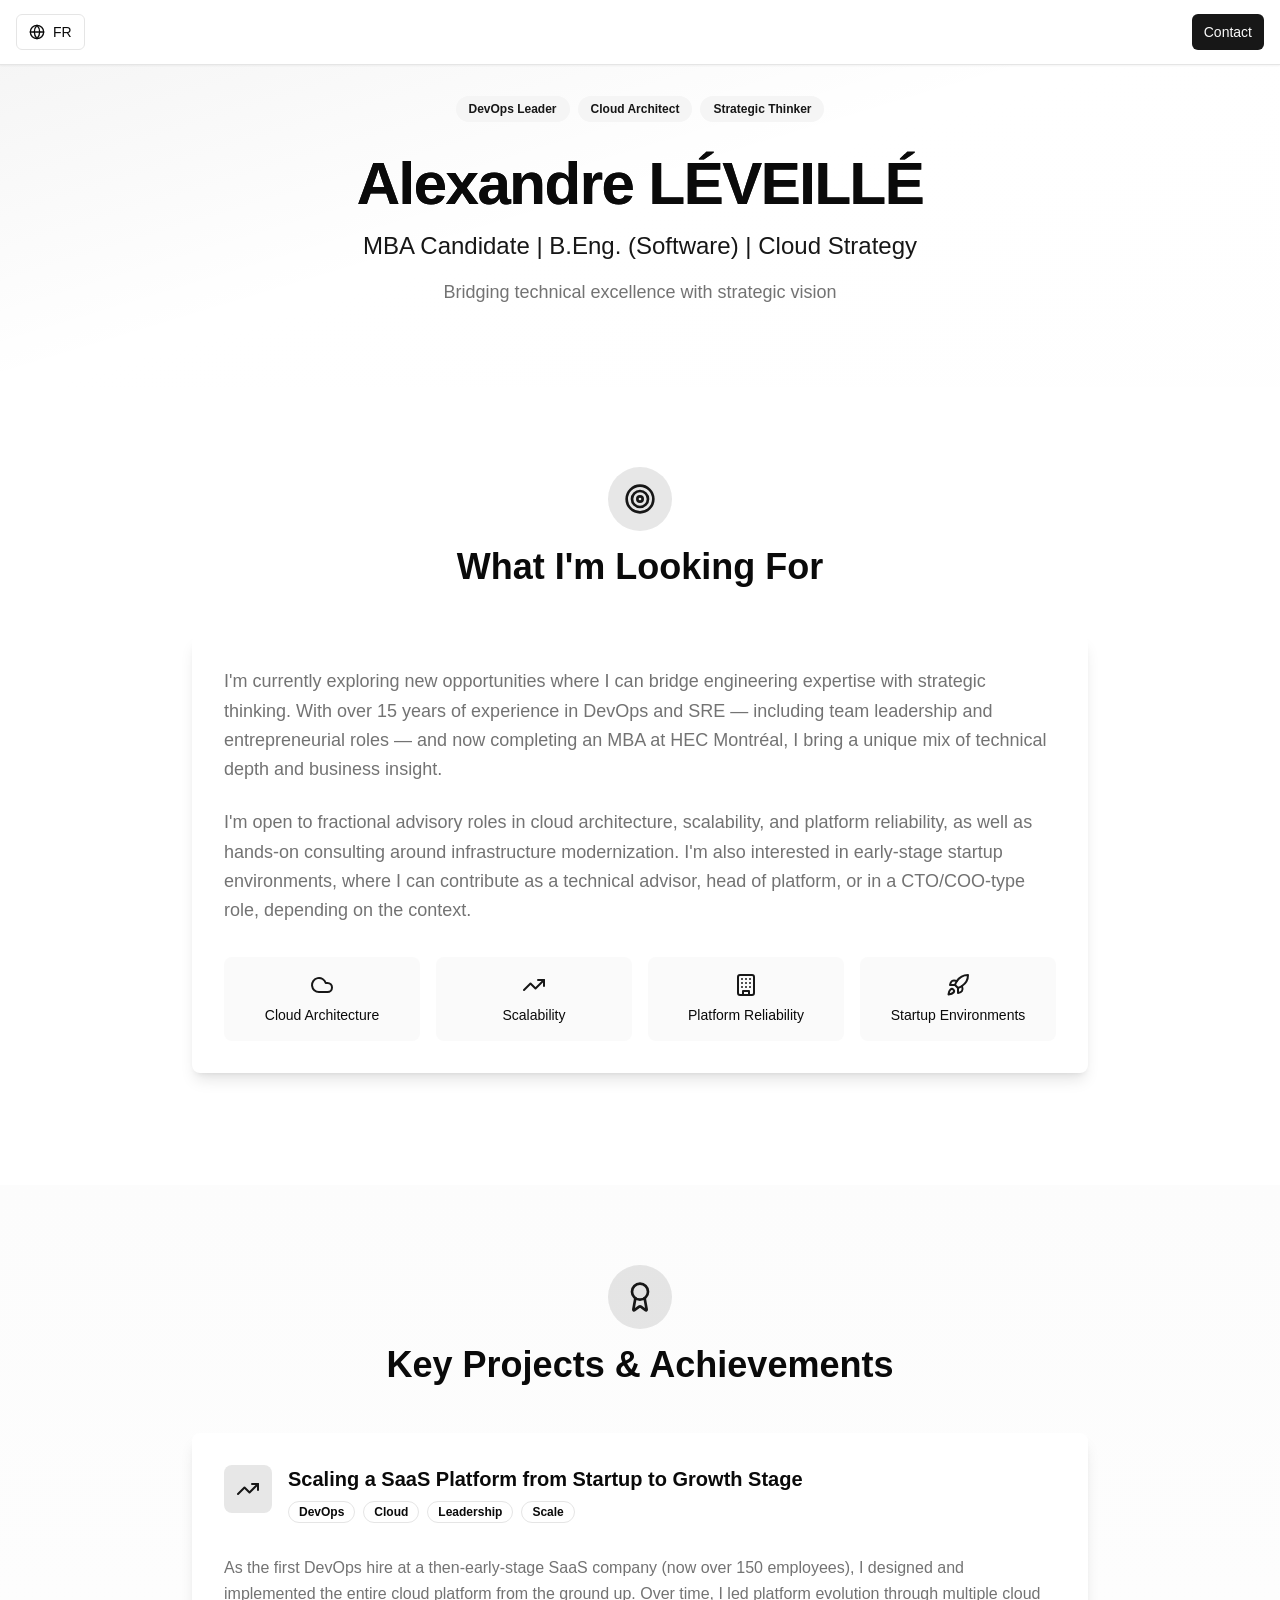
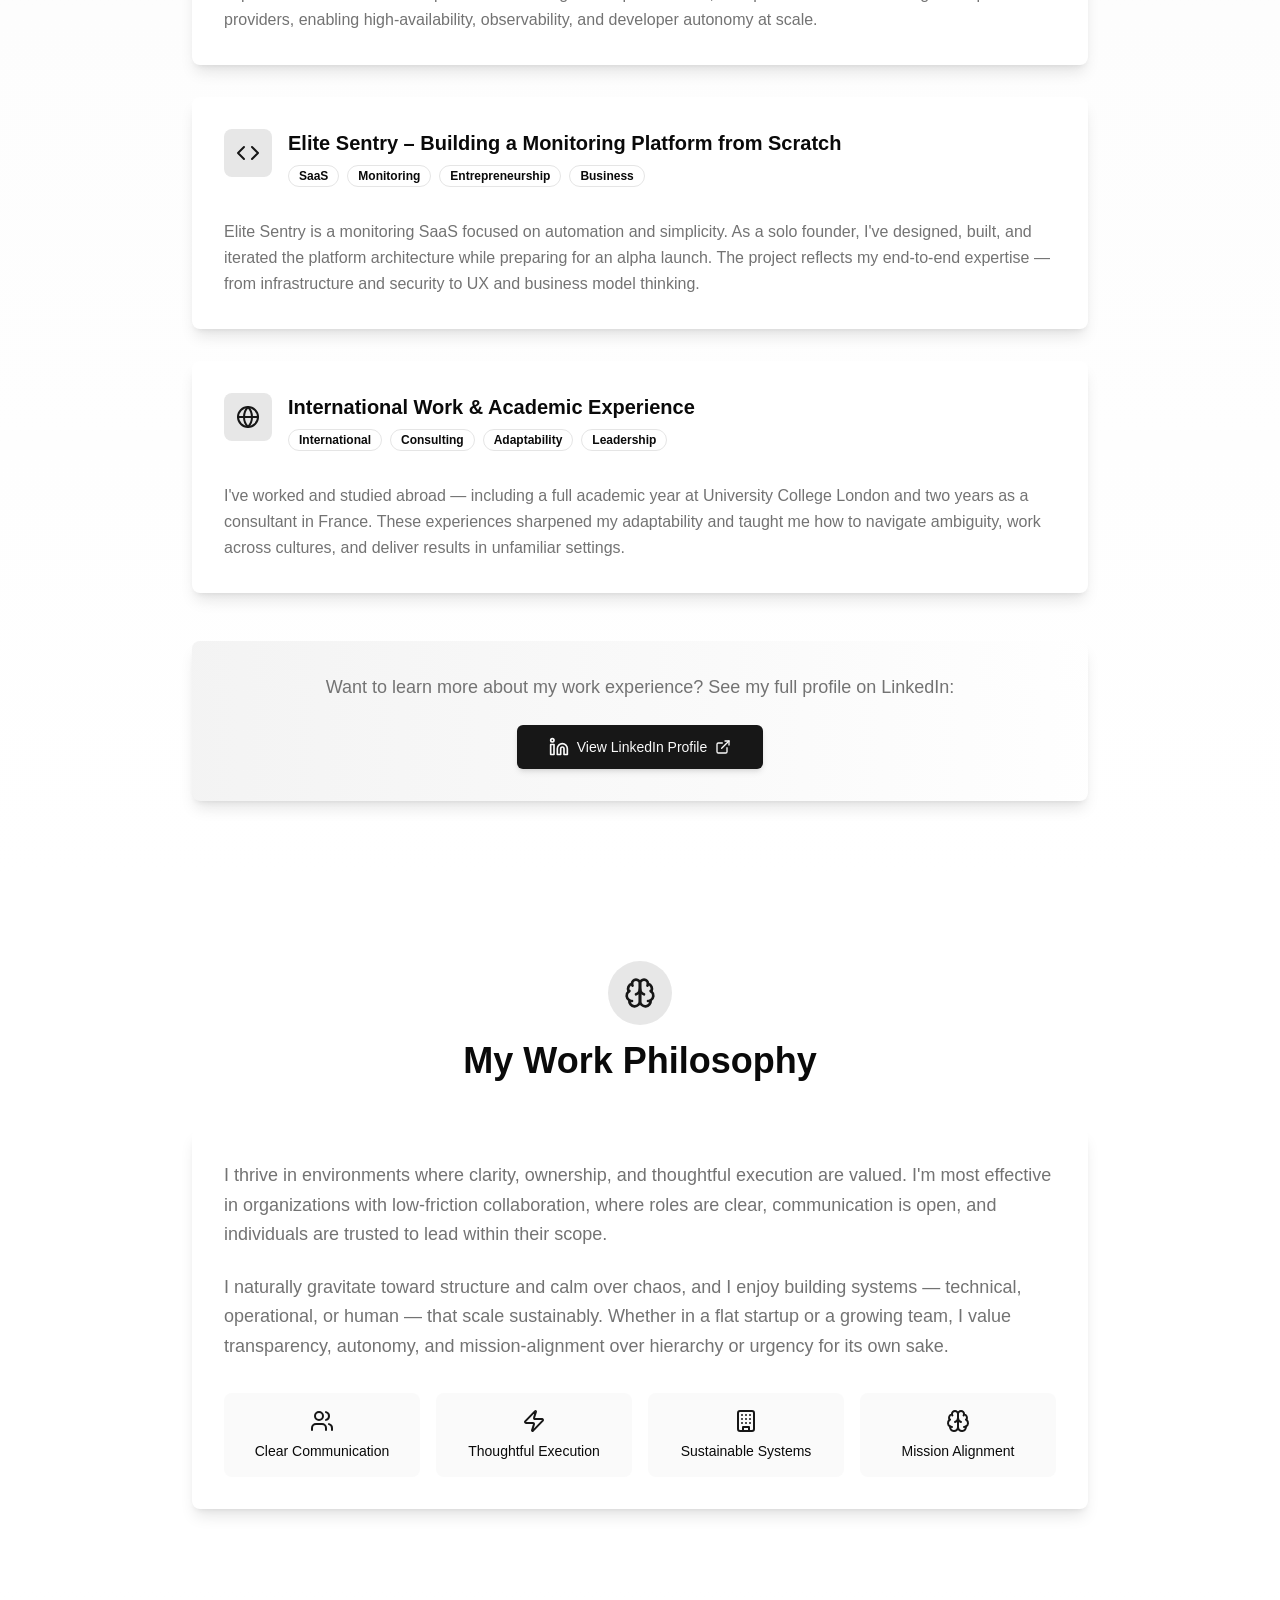
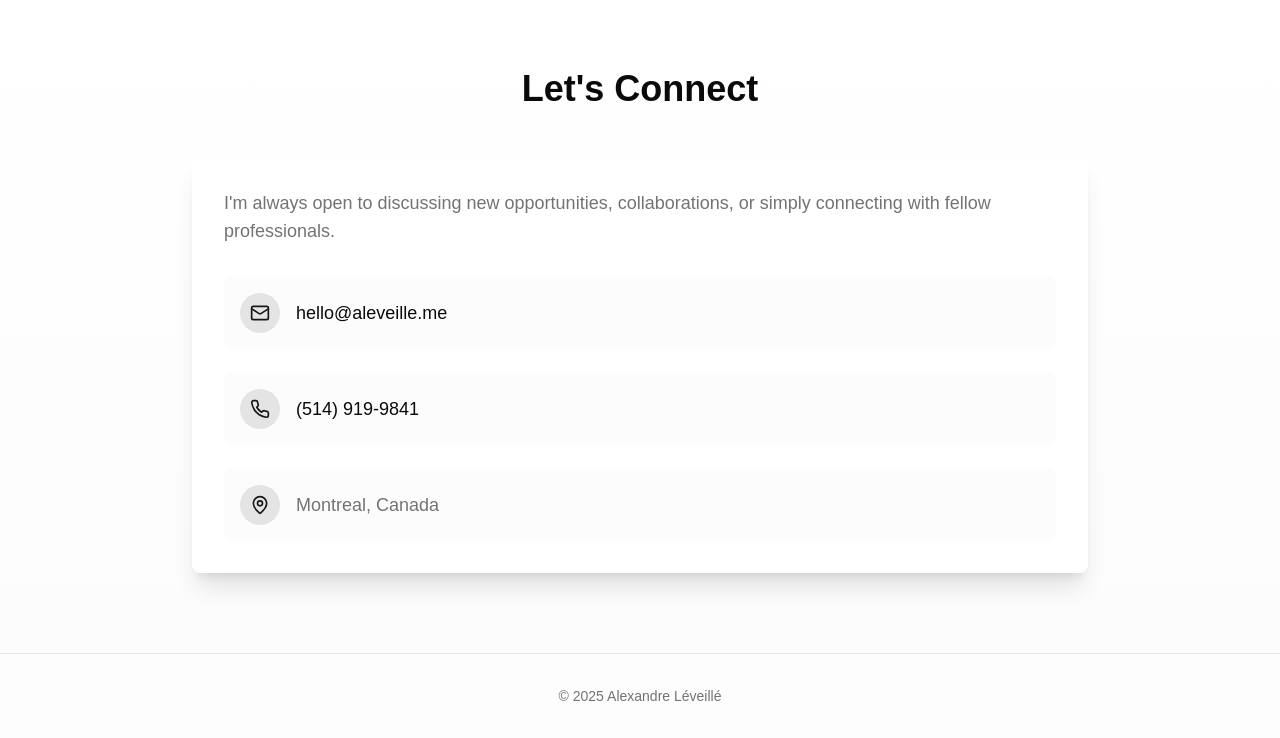
<file: index.html>
<!DOCTYPE html><html lang="en"><head><meta charSet="utf-8"/><meta name="viewport" content="width=device-width, initial-scale=1"/><link rel="stylesheet" href="/_next/static/css/9cdda3c11493aad8.css" data-precedence="next"/><link rel="preload" as="script" fetchPriority="low" href="/_next/static/chunks/webpack-db0a529a99835594.js"/><script src="/_next/static/chunks/4bd1b696-5b6c0ccbd3c0c9ab.js" async=""></script><script src="/_next/static/chunks/684-842c8b3ffc2da4b4.js" async=""></script><script src="/_next/static/chunks/main-app-5d2afcab635b63a1.js" async=""></script><script src="/_next/static/chunks/874-db6e9370384cd204.js" async=""></script><script src="/_next/static/chunks/app/page-fc78c8c735ebac92.js" async=""></script><title>v0 App</title><meta name="description" content="Created with v0"/><meta name="generator" content="v0.dev"/><script src="/_next/static/chunks/polyfills-42372ed130431b0a.js" noModule=""></script></head><body><div class="min-h-screen bg-background text-foreground"><header class="fixed top-0 left-0 right-0 z-50 bg-background/95 backdrop-blur-md border-b shadow-sm"><div class="container mx-auto px-4 h-16 flex items-center justify-between"><a class="inline-flex items-center justify-center rounded-md text-sm font-medium ring-offset-background transition-colors focus-visible:outline-none focus-visible:ring-2 focus-visible:ring-ring focus-visible:ring-offset-2 disabled:pointer-events-none disabled:opacity-50 border border-input bg-background hover:bg-accent hover:text-accent-foreground h-9 px-3 space-x-2" href="/fr/"><svg xmlns="http://www.w3.org/2000/svg" width="24" height="24" viewBox="0 0 24 24" fill="none" stroke="currentColor" stroke-width="2" stroke-linecap="round" stroke-linejoin="round" class="lucide lucide-globe h-4 w-4"><circle cx="12" cy="12" r="10"></circle><path d="M12 2a14.5 14.5 0 0 0 0 20 14.5 14.5 0 0 0 0-20"></path><path d="M2 12h20"></path></svg><span>FR</span></a><a href="#contact" class="inline-flex items-center justify-center rounded-md text-sm font-medium ring-offset-background transition-colors focus-visible:outline-none focus-visible:ring-2 focus-visible:ring-ring focus-visible:ring-offset-2 disabled:pointer-events-none disabled:opacity-50 bg-primary text-primary-foreground hover:bg-primary/90 h-9 px-3">Contact</a></div></header><section class="pt-24 pb-20 px-4 relative overflow-hidden"><div class="absolute inset-0 bg-gradient-to-br from-primary/5 via-transparent to-secondary/5"></div><div class="container mx-auto max-w-4xl text-center relative"><div class="mb-6"><div class="inline-flex items-center rounded-full border font-semibold transition-colors focus:outline-none focus:ring-2 focus:ring-ring focus:ring-offset-2 border-transparent bg-secondary text-secondary-foreground hover:bg-secondary/80 mx-1 mb-2 text-xs px-3 py-1">DevOps Leader</div><div class="inline-flex items-center rounded-full border font-semibold transition-colors focus:outline-none focus:ring-2 focus:ring-ring focus:ring-offset-2 border-transparent bg-secondary text-secondary-foreground hover:bg-secondary/80 mx-1 mb-2 text-xs px-3 py-1">Cloud Architect</div><div class="inline-flex items-center rounded-full border font-semibold transition-colors focus:outline-none focus:ring-2 focus:ring-ring focus:ring-offset-2 border-transparent bg-secondary text-secondary-foreground hover:bg-secondary/80 mx-1 mb-2 text-xs px-3 py-1">Strategic Thinker</div></div><h1 class="text-4xl md:text-6xl font-bold mb-4 tracking-tight bg-gradient-to-r from-foreground to-foreground/80 bg-clip-text">Alexandre LÉVEILLÉ</h1><p class="text-xl md:text-2xl text-primary mb-4 font-medium">MBA Candidate | B.Eng. (Software) | Cloud Strategy</p><p class="text-lg text-muted-foreground max-w-2xl mx-auto leading-relaxed">Bridging technical excellence with strategic vision</p></div></section><section class="py-20 px-4"><div class="container mx-auto max-w-4xl"><div class="text-center mb-12"><div class="inline-flex items-center justify-center w-16 h-16 bg-primary/10 rounded-full mb-4"><svg xmlns="http://www.w3.org/2000/svg" width="24" height="24" viewBox="0 0 24 24" fill="none" stroke="currentColor" stroke-width="2" stroke-linecap="round" stroke-linejoin="round" class="lucide lucide-target h-8 w-8 text-primary"><circle cx="12" cy="12" r="10"></circle><circle cx="12" cy="12" r="6"></circle><circle cx="12" cy="12" r="2"></circle></svg></div><h2 class="text-3xl md:text-4xl font-bold mb-4">What I&#x27;m Looking For</h2></div><div class="rounded-lg bg-card text-card-foreground mb-8 border-0 shadow-lg"><div class="p-8"><p class="text-lg leading-relaxed mb-6 text-muted-foreground">I&#x27;m currently exploring new opportunities where I can bridge engineering expertise with strategic thinking. With over 15 years of experience in DevOps and SRE — including team leadership and entrepreneurial roles — and now completing an MBA at HEC Montréal, I bring a unique mix of technical depth and business insight.</p><p class="text-lg leading-relaxed mb-8 text-muted-foreground">I&#x27;m open to fractional advisory roles in cloud architecture, scalability, and platform reliability, as well as hands-on consulting around infrastructure modernization. I&#x27;m also interested in early-stage startup environments, where I can contribute as a technical advisor, head of platform, or in a CTO/COO-type role, depending on the context.</p><div class="grid grid-cols-2 md:grid-cols-4 gap-4"><div class="flex flex-col items-center text-center p-4 rounded-lg bg-muted/50 hover:bg-muted/70 transition-colors"><svg xmlns="http://www.w3.org/2000/svg" width="24" height="24" viewBox="0 0 24 24" fill="none" stroke="currentColor" stroke-width="2" stroke-linecap="round" stroke-linejoin="round" class="lucide lucide-cloud h-6 w-6 text-primary mb-2"><path d="M17.5 19H9a7 7 0 1 1 6.71-9h1.79a4.5 4.5 0 1 1 0 9Z"></path></svg><span class="text-sm font-medium">Cloud Architecture</span></div><div class="flex flex-col items-center text-center p-4 rounded-lg bg-muted/50 hover:bg-muted/70 transition-colors"><svg xmlns="http://www.w3.org/2000/svg" width="24" height="24" viewBox="0 0 24 24" fill="none" stroke="currentColor" stroke-width="2" stroke-linecap="round" stroke-linejoin="round" class="lucide lucide-trending-up h-6 w-6 text-primary mb-2"><polyline points="22 7 13.5 15.5 8.5 10.5 2 17"></polyline><polyline points="16 7 22 7 22 13"></polyline></svg><span class="text-sm font-medium">Scalability</span></div><div class="flex flex-col items-center text-center p-4 rounded-lg bg-muted/50 hover:bg-muted/70 transition-colors"><svg xmlns="http://www.w3.org/2000/svg" width="24" height="24" viewBox="0 0 24 24" fill="none" stroke="currentColor" stroke-width="2" stroke-linecap="round" stroke-linejoin="round" class="lucide lucide-building h-6 w-6 text-primary mb-2"><rect width="16" height="20" x="4" y="2" rx="2" ry="2"></rect><path d="M9 22v-4h6v4"></path><path d="M8 6h.01"></path><path d="M16 6h.01"></path><path d="M12 6h.01"></path><path d="M12 10h.01"></path><path d="M12 14h.01"></path><path d="M16 10h.01"></path><path d="M16 14h.01"></path><path d="M8 10h.01"></path><path d="M8 14h.01"></path></svg><span class="text-sm font-medium">Platform Reliability</span></div><div class="flex flex-col items-center text-center p-4 rounded-lg bg-muted/50 hover:bg-muted/70 transition-colors"><svg xmlns="http://www.w3.org/2000/svg" width="24" height="24" viewBox="0 0 24 24" fill="none" stroke="currentColor" stroke-width="2" stroke-linecap="round" stroke-linejoin="round" class="lucide lucide-rocket h-6 w-6 text-primary mb-2"><path d="M4.5 16.5c-1.5 1.26-2 5-2 5s3.74-.5 5-2c.71-.84.7-2.13-.09-2.91a2.18 2.18 0 0 0-2.91-.09z"></path><path d="m12 15-3-3a22 22 0 0 1 2-3.95A12.88 12.88 0 0 1 22 2c0 2.72-.78 7.5-6 11a22.35 22.35 0 0 1-4 2z"></path><path d="M9 12H4s.55-3.03 2-4c1.62-1.08 5 0 5 0"></path><path d="M12 15v5s3.03-.55 4-2c1.08-1.62 0-5 0-5"></path></svg><span class="text-sm font-medium">Startup Environments</span></div></div></div></div></div></section><section class="py-20 px-4 bg-gradient-to-b from-muted/30 to-background"><div class="container mx-auto max-w-4xl"><div class="text-center mb-12"><div class="inline-flex items-center justify-center w-16 h-16 bg-primary/10 rounded-full mb-4"><svg xmlns="http://www.w3.org/2000/svg" width="24" height="24" viewBox="0 0 24 24" fill="none" stroke="currentColor" stroke-width="2" stroke-linecap="round" stroke-linejoin="round" class="lucide lucide-award h-8 w-8 text-primary"><path d="m15.477 12.89 1.515 8.526a.5.5 0 0 1-.81.47l-3.58-2.687a1 1 0 0 0-1.197 0l-3.586 2.686a.5.5 0 0 1-.81-.469l1.514-8.526"></path><circle cx="12" cy="8" r="6"></circle></svg></div><h2 class="text-3xl md:text-4xl font-bold mb-4">Key Projects &amp; Achievements</h2></div><div class="space-y-8 mb-12"><div class="rounded-lg bg-card text-card-foreground border-0 shadow-lg hover:shadow-xl transition-shadow"><div class="p-8"><div class="flex items-start space-x-4 mb-4"><div class="flex-shrink-0 w-12 h-12 bg-primary/10 rounded-lg flex items-center justify-center"><svg xmlns="http://www.w3.org/2000/svg" width="24" height="24" viewBox="0 0 24 24" fill="none" stroke="currentColor" stroke-width="2" stroke-linecap="round" stroke-linejoin="round" class="lucide lucide-trending-up h-6 w-6 text-primary"><polyline points="22 7 13.5 15.5 8.5 10.5 2 17"></polyline><polyline points="16 7 22 7 22 13"></polyline></svg></div><div class="flex-1"><h3 class="text-xl font-semibold mb-2">Scaling a SaaS Platform from Startup to Growth Stage</h3><div class="flex flex-wrap gap-2 mb-4"><div class="inline-flex items-center rounded-full border px-2.5 py-0.5 font-semibold transition-colors focus:outline-none focus:ring-2 focus:ring-ring focus:ring-offset-2 text-foreground text-xs">DevOps</div><div class="inline-flex items-center rounded-full border px-2.5 py-0.5 font-semibold transition-colors focus:outline-none focus:ring-2 focus:ring-ring focus:ring-offset-2 text-foreground text-xs">Cloud</div><div class="inline-flex items-center rounded-full border px-2.5 py-0.5 font-semibold transition-colors focus:outline-none focus:ring-2 focus:ring-ring focus:ring-offset-2 text-foreground text-xs">Leadership</div><div class="inline-flex items-center rounded-full border px-2.5 py-0.5 font-semibold transition-colors focus:outline-none focus:ring-2 focus:ring-ring focus:ring-offset-2 text-foreground text-xs">Scale</div></div></div></div><p class="text-muted-foreground leading-relaxed">As the first DevOps hire at a then-early-stage SaaS company (now over 150 employees), I designed and implemented the entire cloud platform from the ground up. Over time, I led platform evolution through multiple cloud providers, enabling high-availability, observability, and developer autonomy at scale.</p></div></div><div class="rounded-lg bg-card text-card-foreground border-0 shadow-lg hover:shadow-xl transition-shadow"><div class="p-8"><div class="flex items-start space-x-4 mb-4"><div class="flex-shrink-0 w-12 h-12 bg-primary/10 rounded-lg flex items-center justify-center"><svg xmlns="http://www.w3.org/2000/svg" width="24" height="24" viewBox="0 0 24 24" fill="none" stroke="currentColor" stroke-width="2" stroke-linecap="round" stroke-linejoin="round" class="lucide lucide-code h-6 w-6 text-primary"><polyline points="16 18 22 12 16 6"></polyline><polyline points="8 6 2 12 8 18"></polyline></svg></div><div class="flex-1"><h3 class="text-xl font-semibold mb-2">Elite Sentry – Building a Monitoring Platform from Scratch</h3><div class="flex flex-wrap gap-2 mb-4"><div class="inline-flex items-center rounded-full border px-2.5 py-0.5 font-semibold transition-colors focus:outline-none focus:ring-2 focus:ring-ring focus:ring-offset-2 text-foreground text-xs">SaaS</div><div class="inline-flex items-center rounded-full border px-2.5 py-0.5 font-semibold transition-colors focus:outline-none focus:ring-2 focus:ring-ring focus:ring-offset-2 text-foreground text-xs">Monitoring</div><div class="inline-flex items-center rounded-full border px-2.5 py-0.5 font-semibold transition-colors focus:outline-none focus:ring-2 focus:ring-ring focus:ring-offset-2 text-foreground text-xs">Entrepreneurship</div><div class="inline-flex items-center rounded-full border px-2.5 py-0.5 font-semibold transition-colors focus:outline-none focus:ring-2 focus:ring-ring focus:ring-offset-2 text-foreground text-xs">Business</div></div></div></div><p class="text-muted-foreground leading-relaxed">Elite Sentry is a monitoring SaaS focused on automation and simplicity. As a solo founder, I&#x27;ve designed, built, and iterated the platform architecture while preparing for an alpha launch. The project reflects my end-to-end expertise — from infrastructure and security to UX and business model thinking.</p></div></div><div class="rounded-lg bg-card text-card-foreground border-0 shadow-lg hover:shadow-xl transition-shadow"><div class="p-8"><div class="flex items-start space-x-4 mb-4"><div class="flex-shrink-0 w-12 h-12 bg-primary/10 rounded-lg flex items-center justify-center"><svg xmlns="http://www.w3.org/2000/svg" width="24" height="24" viewBox="0 0 24 24" fill="none" stroke="currentColor" stroke-width="2" stroke-linecap="round" stroke-linejoin="round" class="lucide lucide-globe h-6 w-6 text-primary"><circle cx="12" cy="12" r="10"></circle><path d="M12 2a14.5 14.5 0 0 0 0 20 14.5 14.5 0 0 0 0-20"></path><path d="M2 12h20"></path></svg></div><div class="flex-1"><h3 class="text-xl font-semibold mb-2">International Work &amp; Academic Experience</h3><div class="flex flex-wrap gap-2 mb-4"><div class="inline-flex items-center rounded-full border px-2.5 py-0.5 font-semibold transition-colors focus:outline-none focus:ring-2 focus:ring-ring focus:ring-offset-2 text-foreground text-xs">International</div><div class="inline-flex items-center rounded-full border px-2.5 py-0.5 font-semibold transition-colors focus:outline-none focus:ring-2 focus:ring-ring focus:ring-offset-2 text-foreground text-xs">Consulting</div><div class="inline-flex items-center rounded-full border px-2.5 py-0.5 font-semibold transition-colors focus:outline-none focus:ring-2 focus:ring-ring focus:ring-offset-2 text-foreground text-xs">Adaptability</div><div class="inline-flex items-center rounded-full border px-2.5 py-0.5 font-semibold transition-colors focus:outline-none focus:ring-2 focus:ring-ring focus:ring-offset-2 text-foreground text-xs">Leadership</div></div></div></div><p class="text-muted-foreground leading-relaxed">I&#x27;ve worked and studied abroad — including a full academic year at University College London and two years as a consultant in France. These experiences sharpened my adaptability and taught me how to navigate ambiguity, work across cultures, and deliver results in unfamiliar settings.</p></div></div></div><div class="rounded-lg bg-card text-card-foreground border-0 shadow-lg bg-gradient-to-r from-primary/5 to-secondary/5"><div class="p-8 text-center"><p class="text-lg mb-6 text-muted-foreground">Want to learn more about my work experience? See my full profile on LinkedIn:</p><a target="_blank" rel="noopener noreferrer" class="inline-flex items-center justify-center rounded-md text-sm font-medium ring-offset-background transition-colors focus-visible:outline-none focus-visible:ring-2 focus-visible:ring-ring focus-visible:ring-offset-2 disabled:pointer-events-none disabled:opacity-50 bg-primary text-primary-foreground hover:bg-primary/90 h-11 px-8 space-x-2 shadow-md hover:shadow-lg" href="https://www.linkedin.com/in/alexandreleveille/"><svg xmlns="http://www.w3.org/2000/svg" width="24" height="24" viewBox="0 0 24 24" fill="none" stroke="currentColor" stroke-width="2" stroke-linecap="round" stroke-linejoin="round" class="lucide lucide-linkedin h-5 w-5"><path d="M16 8a6 6 0 0 1 6 6v7h-4v-7a2 2 0 0 0-2-2 2 2 0 0 0-2 2v7h-4v-7a6 6 0 0 1 6-6z"></path><rect width="4" height="12" x="2" y="9"></rect><circle cx="4" cy="4" r="2"></circle></svg><span>View LinkedIn Profile</span><svg xmlns="http://www.w3.org/2000/svg" width="24" height="24" viewBox="0 0 24 24" fill="none" stroke="currentColor" stroke-width="2" stroke-linecap="round" stroke-linejoin="round" class="lucide lucide-external-link h-4 w-4"><path d="M15 3h6v6"></path><path d="M10 14 21 3"></path><path d="M18 13v6a2 2 0 0 1-2 2H5a2 2 0 0 1-2-2V8a2 2 0 0 1 2-2h6"></path></svg></a></div></div></div></section><section class="py-20 px-4"><div class="container mx-auto max-w-4xl"><div class="text-center mb-12"><div class="inline-flex items-center justify-center w-16 h-16 bg-primary/10 rounded-full mb-4"><svg xmlns="http://www.w3.org/2000/svg" width="24" height="24" viewBox="0 0 24 24" fill="none" stroke="currentColor" stroke-width="2" stroke-linecap="round" stroke-linejoin="round" class="lucide lucide-brain h-8 w-8 text-primary"><path d="M12 5a3 3 0 1 0-5.997.125 4 4 0 0 0-2.526 5.77 4 4 0 0 0 .556 6.588A4 4 0 1 0 12 18Z"></path><path d="M12 5a3 3 0 1 1 5.997.125 4 4 0 0 1 2.526 5.77 4 4 0 0 1-.556 6.588A4 4 0 1 1 12 18Z"></path><path d="M15 13a4.5 4.5 0 0 1-3-4 4.5 4.5 0 0 1-3 4"></path><path d="M17.599 6.5a3 3 0 0 0 .399-1.375"></path><path d="M6.003 5.125A3 3 0 0 0 6.401 6.5"></path><path d="M3.477 10.896a4 4 0 0 1 .585-.396"></path><path d="M19.938 10.5a4 4 0 0 1 .585.396"></path><path d="M6 18a4 4 0 0 1-1.967-.516"></path><path d="M19.967 17.484A4 4 0 0 1 18 18"></path></svg></div><h2 class="text-3xl md:text-4xl font-bold mb-4">My Work Philosophy</h2></div><div class="rounded-lg bg-card text-card-foreground border-0 shadow-lg"><div class="p-8"><p class="text-lg leading-relaxed mb-6 text-muted-foreground">I thrive in environments where clarity, ownership, and thoughtful execution are valued. I&#x27;m most effective in organizations with low-friction collaboration, where roles are clear, communication is open, and individuals are trusted to lead within their scope.</p><p class="text-lg leading-relaxed mb-8 text-muted-foreground">I naturally gravitate toward structure and calm over chaos, and I enjoy building systems — technical, operational, or human — that scale sustainably. Whether in a flat startup or a growing team, I value transparency, autonomy, and mission-alignment over hierarchy or urgency for its own sake.</p><div class="grid grid-cols-2 md:grid-cols-4 gap-4"><div class="flex flex-col items-center text-center p-4 rounded-lg bg-muted/50 hover:bg-muted/70 transition-colors"><svg xmlns="http://www.w3.org/2000/svg" width="24" height="24" viewBox="0 0 24 24" fill="none" stroke="currentColor" stroke-width="2" stroke-linecap="round" stroke-linejoin="round" class="lucide lucide-users h-6 w-6 text-primary mb-2"><path d="M16 21v-2a4 4 0 0 0-4-4H6a4 4 0 0 0-4 4v2"></path><circle cx="9" cy="7" r="4"></circle><path d="M22 21v-2a4 4 0 0 0-3-3.87"></path><path d="M16 3.13a4 4 0 0 1 0 7.75"></path></svg><span class="text-sm font-medium">Clear Communication</span></div><div class="flex flex-col items-center text-center p-4 rounded-lg bg-muted/50 hover:bg-muted/70 transition-colors"><svg xmlns="http://www.w3.org/2000/svg" width="24" height="24" viewBox="0 0 24 24" fill="none" stroke="currentColor" stroke-width="2" stroke-linecap="round" stroke-linejoin="round" class="lucide lucide-zap h-6 w-6 text-primary mb-2"><path d="M4 14a1 1 0 0 1-.78-1.63l9.9-10.2a.5.5 0 0 1 .86.46l-1.92 6.02A1 1 0 0 0 13 10h7a1 1 0 0 1 .78 1.63l-9.9 10.2a.5.5 0 0 1-.86-.46l1.92-6.02A1 1 0 0 0 11 14z"></path></svg><span class="text-sm font-medium">Thoughtful Execution</span></div><div class="flex flex-col items-center text-center p-4 rounded-lg bg-muted/50 hover:bg-muted/70 transition-colors"><svg xmlns="http://www.w3.org/2000/svg" width="24" height="24" viewBox="0 0 24 24" fill="none" stroke="currentColor" stroke-width="2" stroke-linecap="round" stroke-linejoin="round" class="lucide lucide-building h-6 w-6 text-primary mb-2"><rect width="16" height="20" x="4" y="2" rx="2" ry="2"></rect><path d="M9 22v-4h6v4"></path><path d="M8 6h.01"></path><path d="M16 6h.01"></path><path d="M12 6h.01"></path><path d="M12 10h.01"></path><path d="M12 14h.01"></path><path d="M16 10h.01"></path><path d="M16 14h.01"></path><path d="M8 10h.01"></path><path d="M8 14h.01"></path></svg><span class="text-sm font-medium">Sustainable Systems</span></div><div class="flex flex-col items-center text-center p-4 rounded-lg bg-muted/50 hover:bg-muted/70 transition-colors"><svg xmlns="http://www.w3.org/2000/svg" width="24" height="24" viewBox="0 0 24 24" fill="none" stroke="currentColor" stroke-width="2" stroke-linecap="round" stroke-linejoin="round" class="lucide lucide-brain h-6 w-6 text-primary mb-2"><path d="M12 5a3 3 0 1 0-5.997.125 4 4 0 0 0-2.526 5.77 4 4 0 0 0 .556 6.588A4 4 0 1 0 12 18Z"></path><path d="M12 5a3 3 0 1 1 5.997.125 4 4 0 0 1 2.526 5.77 4 4 0 0 1-.556 6.588A4 4 0 1 1 12 18Z"></path><path d="M15 13a4.5 4.5 0 0 1-3-4 4.5 4.5 0 0 1-3 4"></path><path d="M17.599 6.5a3 3 0 0 0 .399-1.375"></path><path d="M6.003 5.125A3 3 0 0 0 6.401 6.5"></path><path d="M3.477 10.896a4 4 0 0 1 .585-.396"></path><path d="M19.938 10.5a4 4 0 0 1 .585.396"></path><path d="M6 18a4 4 0 0 1-1.967-.516"></path><path d="M19.967 17.484A4 4 0 0 1 18 18"></path></svg><span class="text-sm font-medium">Mission Alignment</span></div></div></div></div></div></section><section id="contact" class="py-20 px-4 bg-gradient-to-b from-background to-muted/30"><div class="container mx-auto max-w-4xl"><div class="text-center mb-12"><h2 class="text-3xl md:text-4xl font-bold mb-4">Let&#x27;s Connect</h2></div><div class="rounded-lg bg-card text-card-foreground border-0 shadow-xl bg-gradient-to-br from-card to-card/80"><div class="p-8"><p class="text-lg mb-8 text-muted-foreground text-left">I&#x27;m always open to discussing new opportunities, collaborations, or simply connecting with fellow professionals.</p><div class="space-y-6"><div class="flex items-center justify-start space-x-4 p-4 rounded-lg bg-muted/30 hover:bg-muted/50 transition-colors"><div class="w-10 h-10 bg-primary/10 rounded-full flex items-center justify-center"><svg xmlns="http://www.w3.org/2000/svg" width="24" height="24" viewBox="0 0 24 24" fill="none" stroke="currentColor" stroke-width="2" stroke-linecap="round" stroke-linejoin="round" class="lucide lucide-mail h-5 w-5 text-primary"><rect width="20" height="16" x="2" y="4" rx="2"></rect><path d="m22 7-8.97 5.7a1.94 1.94 0 0 1-2.06 0L2 7"></path></svg></div><a class="text-lg hover:text-primary transition-colors font-medium" href="mailto:hello@aleveille.me">hello@aleveille.me</a></div><div class="flex items-center justify-start space-x-4 p-4 rounded-lg bg-muted/30 hover:bg-muted/50 transition-colors"><div class="w-10 h-10 bg-primary/10 rounded-full flex items-center justify-center"><svg xmlns="http://www.w3.org/2000/svg" width="24" height="24" viewBox="0 0 24 24" fill="none" stroke="currentColor" stroke-width="2" stroke-linecap="round" stroke-linejoin="round" class="lucide lucide-phone h-5 w-5 text-primary"><path d="M22 16.92v3a2 2 0 0 1-2.18 2 19.79 19.79 0 0 1-8.63-3.07 19.5 19.5 0 0 1-6-6 19.79 19.79 0 0 1-3.07-8.67A2 2 0 0 1 4.11 2h3a2 2 0 0 1 2 1.72 12.84 12.84 0 0 0 .7 2.81 2 2 0 0 1-.45 2.11L8.09 9.91a16 16 0 0 0 6 6l1.27-1.27a2 2 0 0 1 2.11-.45 12.84 12.84 0 0 0 2.81.7A2 2 0 0 1 22 16.92z"></path></svg></div><a class="text-lg hover:text-primary transition-colors font-medium" href="tel:(514) 919-9841">(514) 919-9841</a></div><div class="flex items-center justify-start space-x-4 p-4 rounded-lg bg-muted/30"><div class="w-10 h-10 bg-primary/10 rounded-full flex items-center justify-center"><svg xmlns="http://www.w3.org/2000/svg" width="24" height="24" viewBox="0 0 24 24" fill="none" stroke="currentColor" stroke-width="2" stroke-linecap="round" stroke-linejoin="round" class="lucide lucide-map-pin h-5 w-5 text-primary"><path d="M20 10c0 4.993-5.539 10.193-7.399 11.799a1 1 0 0 1-1.202 0C9.539 20.193 4 14.993 4 10a8 8 0 0 1 16 0"></path><circle cx="12" cy="10" r="3"></circle></svg></div><span class="text-lg text-muted-foreground font-medium">Montreal, Canada</span></div></div></div></div></div></section><footer class="py-8 px-4 border-t bg-muted/20"><div class="container mx-auto max-w-4xl text-center"><p class="text-sm text-muted-foreground">© <!-- -->2025<!-- --> Alexandre Léveillé</p></div></footer></div><script src="/_next/static/chunks/webpack-db0a529a99835594.js" async=""></script><script>(self.__next_f=self.__next_f||[]).push([0])</script><script>self.__next_f.push([1,"1:\"$Sreact.fragment\"\n2:I[7555,[],\"\"]\n3:I[1295,[],\"\"]\n4:I[6874,[\"874\",\"static/chunks/874-db6e9370384cd204.js\",\"974\",\"static/chunks/app/page-fc78c8c735ebac92.js\"],\"\"]\n5:I[9665,[],\"OutletBoundary\"]\n8:I[9665,[],\"ViewportBoundary\"]\na:I[9665,[],\"MetadataBoundary\"]\nc:I[6614,[],\"\"]\n:HL[\"/_next/static/css/9cdda3c11493aad8.css\",\"style\"]\n"])</script><script>self.__next_f.push([1,"0:{\"P\":null,\"b\":\"P36AsTc1I0QEHAjtKPbk-\",\"p\":\"\",\"c\":[\"\",\"\"],\"i\":false,\"f\":[[[\"\",{\"children\":[\"__PAGE__\",{}]},\"$undefined\",\"$undefined\",true],[\"\",[\"$\",\"$1\",\"c\",{\"children\":[[[\"$\",\"link\",\"0\",{\"rel\":\"stylesheet\",\"href\":\"/_next/static/css/9cdda3c11493aad8.css\",\"precedence\":\"next\",\"crossOrigin\":\"$undefined\",\"nonce\":\"$undefined\"}]],[\"$\",\"html\",null,{\"lang\":\"en\",\"children\":[\"$\",\"body\",null,{\"children\":[\"$\",\"$L2\",null,{\"parallelRouterKey\":\"children\",\"error\":\"$undefined\",\"errorStyles\":\"$undefined\",\"errorScripts\":\"$undefined\",\"template\":[\"$\",\"$L3\",null,{}],\"templateStyles\":\"$undefined\",\"templateScripts\":\"$undefined\",\"notFound\":[[[\"$\",\"title\",null,{\"children\":\"404: This page could not be found.\"}],[\"$\",\"div\",null,{\"style\":{\"fontFamily\":\"system-ui,\\\"Segoe UI\\\",Roboto,Helvetica,Arial,sans-serif,\\\"Apple Color Emoji\\\",\\\"Segoe UI Emoji\\\"\",\"height\":\"100vh\",\"textAlign\":\"center\",\"display\":\"flex\",\"flexDirection\":\"column\",\"alignItems\":\"center\",\"justifyContent\":\"center\"},\"children\":[\"$\",\"div\",null,{\"children\":[[\"$\",\"style\",null,{\"dangerouslySetInnerHTML\":{\"__html\":\"body{color:#000;background:#fff;margin:0}.next-error-h1{border-right:1px solid rgba(0,0,0,.3)}@media (prefers-color-scheme:dark){body{color:#fff;background:#000}.next-error-h1{border-right:1px solid rgba(255,255,255,.3)}}\"}}],[\"$\",\"h1\",null,{\"className\":\"next-error-h1\",\"style\":{\"display\":\"inline-block\",\"margin\":\"0 20px 0 0\",\"padding\":\"0 23px 0 0\",\"fontSize\":24,\"fontWeight\":500,\"verticalAlign\":\"top\",\"lineHeight\":\"49px\"},\"children\":404}],[\"$\",\"div\",null,{\"style\":{\"display\":\"inline-block\"},\"children\":[\"$\",\"h2\",null,{\"style\":{\"fontSize\":14,\"fontWeight\":400,\"lineHeight\":\"49px\",\"margin\":0},\"children\":\"This page could not be found.\"}]}]]}]}]],[]],\"forbidden\":\"$undefined\",\"unauthorized\":\"$undefined\"}]}]}]]}],{\"children\":[\"__PAGE__\",[\"$\",\"$1\",\"c\",{\"children\":[[\"$\",\"div\",null,{\"className\":\"min-h-screen bg-background text-foreground\",\"children\":[[\"$\",\"header\",null,{\"className\":\"fixed top-0 left-0 right-0 z-50 bg-background/95 backdrop-blur-md border-b shadow-sm\",\"children\":[\"$\",\"div\",null,{\"className\":\"container mx-auto px-4 h-16 flex items-center justify-between\",\"children\":[[\"$\",\"$L4\",null,{\"href\":\"/fr\",\"className\":\"inline-flex items-center justify-center rounded-md text-sm font-medium ring-offset-background transition-colors focus-visible:outline-none focus-visible:ring-2 focus-visible:ring-ring focus-visible:ring-offset-2 disabled:pointer-events-none disabled:opacity-50 border border-input bg-background hover:bg-accent hover:text-accent-foreground h-9 px-3 space-x-2\",\"children\":[[\"$\",\"svg\",null,{\"ref\":\"$undefined\",\"xmlns\":\"http://www.w3.org/2000/svg\",\"width\":24,\"height\":24,\"viewBox\":\"0 0 24 24\",\"fill\":\"none\",\"stroke\":\"currentColor\",\"strokeWidth\":2,\"strokeLinecap\":\"round\",\"strokeLinejoin\":\"round\",\"className\":\"lucide lucide-globe h-4 w-4\",\"children\":[[\"$\",\"circle\",\"1mglay\",{\"cx\":\"12\",\"cy\":\"12\",\"r\":\"10\"}],[\"$\",\"path\",\"13o1zl\",{\"d\":\"M12 2a14.5 14.5 0 0 0 0 20 14.5 14.5 0 0 0 0-20\"}],[\"$\",\"path\",\"9i4pu4\",{\"d\":\"M2 12h20\"}],\"$undefined\"]}],[\"$\",\"span\",null,{\"children\":\"FR\"}]]}],[\"$\",\"a\",null,{\"href\":\"#contact\",\"className\":\"inline-flex items-center justify-center rounded-md text-sm font-medium ring-offset-background transition-colors focus-visible:outline-none focus-visible:ring-2 focus-visible:ring-ring focus-visible:ring-offset-2 disabled:pointer-events-none disabled:opacity-50 bg-primary text-primary-foreground hover:bg-primary/90 h-9 px-3\",\"children\":\"Contact\"}]]}]}],[\"$\",\"section\",null,{\"className\":\"pt-24 pb-20 px-4 relative overflow-hidden\",\"children\":[[\"$\",\"div\",null,{\"className\":\"absolute inset-0 bg-gradient-to-br from-primary/5 via-transparent to-secondary/5\"}],[\"$\",\"div\",null,{\"className\":\"container mx-auto max-w-4xl text-center relative\",\"children\":[[\"$\",\"div\",null,{\"className\":\"mb-6\",\"children\":[[\"$\",\"div\",\"0\",{\"className\":\"inline-flex items-center rounded-full border font-semibold transition-colors focus:outline-none focus:ring-2 focus:ring-ring focus:ring-offset-2 border-transparent bg-secondary text-secondary-foreground hover:bg-secondary/80 mx-1 mb-2 text-xs px-3 py-1\",\"children\":\"DevOps Leader\"}],[\"$\",\"div\",\"1\",{\"className\":\"inline-flex items-center rounded-full border font-semibold transition-colors focus:outline-none focus:ring-2 focus:ring-ring focus:ring-offset-2 border-transparent bg-secondary text-secondary-foreground hover:bg-secondary/80 mx-1 mb-2 text-xs px-3 py-1\",\"children\":\"Cloud Architect\"}],[\"$\",\"div\",\"2\",{\"className\":\"inline-flex items-center rounded-full border font-semibold transition-colors focus:outline-none focus:ring-2 focus:ring-ring focus:ring-offset-2 border-transparent bg-secondary text-secondary-foreground hover:bg-secondary/80 mx-1 mb-2 text-xs px-3 py-1\",\"children\":\"Strategic Thinker\"}]]}],[\"$\",\"h1\",null,{\"className\":\"text-4xl md:text-6xl font-bold mb-4 tracking-tight bg-gradient-to-r from-foreground to-foreground/80 bg-clip-text\",\"children\":\"Alexandre LÉVEILLÉ\"}],[\"$\",\"p\",null,{\"className\":\"text-xl md:text-2xl text-primary mb-4 font-medium\",\"children\":\"MBA Candidate | B.Eng. (Software) | Cloud Strategy\"}],[\"$\",\"p\",null,{\"className\":\"text-lg text-muted-foreground max-w-2xl mx-auto leading-relaxed\",\"children\":\"Bridging technical excellence with strategic vision\"}]]}]]}],[\"$\",\"section\",null,{\"className\":\"py-20 px-4\",\"children\":[\"$\",\"div\",null,{\"className\":\"container mx-auto max-w-4xl\",\"children\":[[\"$\",\"div\",null,{\"className\":\"text-center mb-12\",\"children\":[[\"$\",\"div\",null,{\"className\":\"inline-flex items-center justify-center w-16 h-16 bg-primary/10 rounded-full mb-4\",\"children\":[\"$\",\"svg\",null,{\"ref\":\"$undefined\",\"xmlns\":\"http://www.w3.org/2000/svg\",\"width\":24,\"height\":24,\"viewBox\":\"0 0 24 24\",\"fill\":\"none\",\"stroke\":\"currentColor\",\"strokeWidth\":2,\"strokeLinecap\":\"round\",\"strokeLinejoin\":\"round\",\"className\":\"lucide lucide-target h-8 w-8 text-primary\",\"children\":[[\"$\",\"circle\",\"1mglay\",{\"cx\":\"12\",\"cy\":\"12\",\"r\":\"10\"}],[\"$\",\"circle\",\"1vlfrh\",{\"cx\":\"12\",\"cy\":\"12\",\"r\":\"6\"}],[\"$\",\"circle\",\"1c9p78\",{\"cx\":\"12\",\"cy\":\"12\",\"r\":\"2\"}],\"$undefined\"]}]}],[\"$\",\"h2\",null,{\"className\":\"text-3xl md:text-4xl font-bold mb-4\",\"children\":\"What I'm Looking For\"}]]}],[\"$\",\"div\",null,{\"ref\":\"$undefined\",\"className\":\"rounded-lg bg-card text-card-foreground mb-8 border-0 shadow-lg\",\"children\":[\"$\",\"div\",null,{\"ref\":\"$undefined\",\"className\":\"p-8\",\"children\":[[\"$\",\"p\",null,{\"className\":\"text-lg leading-relaxed mb-6 text-muted-foreground\",\"children\":\"I'm currently exploring new opportunities where I can bridge engineering expertise with strategic thinking. With over 15 years of experience in DevOps and SRE — including team leadership and entrepreneurial roles — and now completing an MBA at HEC Montréal, I bring a unique mix of technical depth and business insight.\"}],[\"$\",\"p\",null,{\"className\":\"text-lg leading-relaxed mb-8 text-muted-foreground\",\"children\":\"I'm open to fractional advisory roles in cloud architecture, scalability, and platform reliability, as well as hands-on consulting around infrastructure modernization. I'm also interested in early-stage startup environments, where I can contribute as a technical advisor, head of platform, or in a CTO/COO-type role, depending on the context.\"}],[\"$\",\"div\",null,{\"className\":\"grid grid-cols-2 md:grid-cols-4 gap-4\",\"children\":[[\"$\",\"div\",\"0\",{\"className\":\"flex flex-col items-center text-center p-4 rounded-lg bg-muted/50 hover:bg-muted/70 transition-colors\",\"children\":[[\"$\",\"svg\",null,{\"ref\":\"$undefined\",\"xmlns\":\"http://www.w3.org/2000/svg\",\"width\":24,\"height\":24,\"viewBox\":\"0 0 24 24\",\"fill\":\"none\",\"stroke\":\"currentColor\",\"strokeWidth\":2,\"strokeLinecap\":\"round\",\"strokeLinejoin\":\"round\",\"className\":\"lucide lucide-cloud h-6 w-6 text-primary mb-2\",\"children\":[[\"$\",\"path\",\"p7xjir\",{\"d\":\"M17.5 19H9a7 7 0 1 1 6.71-9h1.79a4.5 4.5 0 1 1 0 9Z\"}],\"$undefined\"]}],[\"$\",\"span\",null,{\"className\":\"text-sm font-medium\",\"children\":\"Cloud Architecture\"}]]}],[\"$\",\"div\",\"1\",{\"className\":\"flex flex-col items-center text-center p-4 rounded-lg bg-muted/50 hover:bg-muted/70 transition-colors\",\"children\":[[\"$\",\"svg\",null,{\"ref\":\"$undefined\",\"xmlns\":\"http://www.w3.org/2000/svg\",\"width\":24,\"height\":24,\"viewBox\":\"0 0 24 24\",\"fill\":\"none\",\"stroke\":\"currentColor\",\"strokeWidth\":2,\"strokeLinecap\":\"round\",\"strokeLinejoin\":\"round\",\"className\":\"lucide lucide-trending-up h-6 w-6 text-primary mb-2\",\"children\":[[\"$\",\"polyline\",\"126l90\",{\"points\":\"22 7 13.5 15.5 8.5 10.5 2 17\"}],[\"$\",\"polyline\",\"kwv8wd\",{\"points\":\"16 7 22 7 22 13\"}],\"$undefined\"]}],[\"$\",\"span\",null,{\"className\":\"text-sm font-medium\",\"children\":\"Scalability\"}]]}],[\"$\",\"div\",\"2\",{\"className\":\"flex flex-col items-center text-center p-4 rounded-lg bg-muted/50 hover:bg-muted/70 transition-colors\",\"children\":[[\"$\",\"svg\",null,{\"ref\":\"$undefined\",\"xmlns\":\"http://www.w3.org/2000/svg\",\"width\":24,\"height\":24,\"viewBox\":\"0 0 24 24\",\"fill\":\"none\",\"stroke\":\"currentColor\",\"strokeWidth\":2,\"strokeLinecap\":\"round\",\"strokeLinejoin\":\"round\",\"className\":\"lucide lucide-building h-6 w-6 text-primary mb-2\",\"children\":[[\"$\",\"rect\",\"76otgf\",{\"width\":\"16\",\"height\":\"20\",\"x\":\"4\",\"y\":\"2\",\"rx\":\"2\",\"ry\":\"2\"}],[\"$\",\"path\",\"r93iot\",{\"d\":\"M9 22v-4h6v4\"}],[\"$\",\"path\",\"1dz90k\",{\"d\":\"M8 6h.01\"}],[\"$\",\"path\",\"1x0f13\",{\"d\":\"M16 6h.01\"}],[\"$\",\"path\",\"1vi96p\",{\"d\":\"M12 6h.01\"}],[\"$\",\"path\",\"1nrarc\",{\"d\":\"M12 10h.01\"}],[\"$\",\"path\",\"1etili\",{\"d\":\"M12 14h.01\"}],[\"$\",\"path\",\"1m94wz\",{\"d\":\"M16 10h.01\"}],[\"$\",\"path\",\"1gbofw\",{\"d\":\"M16 14h.01\"}],[\"$\",\"path\",\"19clt8\",{\"d\":\"M8 10h.01\"}],[\"$\",\"path\",\"6423bh\",{\"d\":\"M8 14h.01\"}],\"$undefined\"]}],[\"$\",\"span\",null,{\"className\":\"text-sm font-medium\",\"children\":\"Platform Reliability\"}]]}],[\"$\",\"div\",\"3\",{\"className\":\"flex flex-col items-center text-center p-4 rounded-lg bg-muted/50 hover:bg-muted/70 transition-colors\",\"children\":[[\"$\",\"svg\",null,{\"ref\":\"$undefined\",\"xmlns\":\"http://www.w3.org/2000/svg\",\"width\":24,\"height\":24,\"viewBox\":\"0 0 24 24\",\"fill\":\"none\",\"stroke\":\"currentColor\",\"strokeWidth\":2,\"strokeLinecap\":\"round\",\"strokeLinejoin\":\"round\",\"className\":\"lucide lucide-rocket h-6 w-6 text-primary mb-2\",\"children\":[[\"$\",\"path\",\"m3kijz\",{\"d\":\"M4.5 16.5c-1.5 1.26-2 5-2 5s3.74-.5 5-2c.71-.84.7-2.13-.09-2.91a2.18 2.18 0 0 0-2.91-.09z\"}],[\"$\",\"path\",\"1fmvmk\",{\"d\":\"m12 15-3-3a22 22 0 0 1 2-3.95A12.88 12.88 0 0 1 22 2c0 2.72-.78 7.5-6 11a22.35 22.35 0 0 1-4 2z\"}],[\"$\",\"path\",\"1f8sc4\",{\"d\":\"M9 12H4s.55-3.03 2-4c1.62-1.08 5 0 5 0\"}],[\"$\",\"path\",\"qeys4\",{\"d\":\"M12 15v5s3.03-.55 4-2c1.08-1.62 0-5 0-5\"}],\"$undefined\"]}],[\"$\",\"span\",null,{\"className\":\"text-sm font-medium\",\"children\":\"Startup Environments\"}]]}]]}]]}]}]]}]}],[\"$\",\"section\",null,{\"className\":\"py-20 px-4 bg-gradient-to-b from-muted/30 to-background\",\"children\":[\"$\",\"div\",null,{\"className\":\"container mx-auto max-w-4xl\",\"children\":[[\"$\",\"div\",null,{\"className\":\"text-center mb-12\",\"children\":[[\"$\",\"div\",null,{\"className\":\"inline-flex items-center justify-center w-16 h-16 bg-primary/10 rounded-full mb-4\",\"children\":[\"$\",\"svg\",null,{\"ref\":\"$undefined\",\"xmlns\":\"http://www.w3.org/2000/svg\",\"width\":24,\"height\":24,\"viewBox\":\"0 0 24 24\",\"fill\":\"none\",\"stroke\":\"currentColor\",\"strokeWidth\":2,\"strokeLinecap\":\"round\",\"strokeLinejoin\":\"round\",\"className\":\"lucide lucide-award h-8 w-8 text-primary\",\"children\":[[\"$\",\"path\",\"1yiouv\",{\"d\":\"m15.477 12.89 1.515 8.526a.5.5 0 0 1-.81.47l-3.58-2.687a1 1 0 0 0-1.197 0l-3.586 2.686a.5.5 0 0 1-.81-.469l1.514-8.526\"}],[\"$\",\"circle\",\"1vp47v\",{\"cx\":\"12\",\"cy\":\"8\",\"r\":\"6\"}],\"$undefined\"]}]}],[\"$\",\"h2\",null,{\"className\":\"text-3xl md:text-4xl font-bold mb-4\",\"children\":\"Key Projects \u0026 Achievements\"}]]}],[\"$\",\"div\",null,{\"className\":\"space-y-8 mb-12\",\"children\":[[\"$\",\"div\",\"0\",{\"ref\":\"$undefined\",\"className\":\"rounded-lg bg-card text-card-foreground border-0 shadow-lg hover:shadow-xl transition-shadow\",\"children\":[\"$\",\"div\",null,{\"ref\":\"$undefined\",\"className\":\"p-8\",\"children\":[[\"$\",\"div\",null,{\"className\":\"flex items-start space-x-4 mb-4\",\"children\":[[\"$\",\"div\",null,{\"className\":\"flex-shrink-0 w-12 h-12 bg-primary/10 rounded-lg flex items-center justify-center\",\"children\":[\"$\",\"svg\",null,{\"ref\":\"$undefined\",\"xmlns\":\"http://www.w3.org/2000/svg\",\"width\":24,\"height\":24,\"viewBox\":\"0 0 24 24\",\"fill\":\"none\",\"stroke\":\"currentColor\",\"strokeWidth\":2,\"strokeLinecap\":\"round\",\"strokeLinejoin\":\"round\",\"className\":\"lucide lucide-trending-up h-6 w-6 text-primary\",\"children\":[[\"$\",\"polyline\",\"126l90\",{\"points\":\"22 7 13.5 15.5 8.5 10.5 2 17\"}],[\"$\",\"polyline\",\"kwv8wd\",{\"points\":\"16 7 22 7 22 13\"}],\"$undefined\"]}]}],[\"$\",\"div\",null,{\"className\":\"flex-1\",\"children\":[[\"$\",\"h3\",null,{\"className\":\"text-xl font-semibold mb-2\",\"children\":\"Scaling a SaaS Platform from Startup to Growth Stage\"}],[\"$\",\"div\",null,{\"className\":\"flex flex-wrap gap-2 mb-4\",\"children\":[[\"$\",\"div\",\"0\",{\"className\":\"inline-flex items-center rounded-full border px-2.5 py-0.5 font-semibold transition-colors focus:outline-none focus:ring-2 focus:ring-ring focus:ring-offset-2 text-foreground text-xs\",\"children\":\"DevOps\"}],[\"$\",\"div\",\"1\",{\"className\":\"inline-flex items-center rounded-full border px-2.5 py-0.5 font-semibold transition-colors focus:outline-none focus:ring-2 focus:ring-ring focus:ring-offset-2 text-foreground text-xs\",\"children\":\"Cloud\"}],[\"$\",\"div\",\"2\",{\"className\":\"inline-flex items-center rounded-full border px-2.5 py-0.5 font-semibold transition-colors focus:outline-none focus:ring-2 focus:ring-ring focus:ring-offset-2 text-foreground text-xs\",\"children\":\"Leadership\"}],[\"$\",\"div\",\"3\",{\"className\":\"inline-flex items-center rounded-full border px-2.5 py-0.5 font-semibold transition-colors focus:outline-none focus:ring-2 focus:ring-ring focus:ring-offset-2 text-foreground text-xs\",\"children\":\"Scale\"}]]}]]}]]}],[\"$\",\"p\",null,{\"className\":\"text-muted-foreground leading-relaxed\",\"children\":\"As the first DevOps hire at a then-early-stage SaaS company (now over 150 employees), I designed and implemented the entire cloud platform from the ground up. Over time, I led platform evolution through multiple cloud providers, enabling high-availability, observability, and developer autonomy at scale.\"}]]}]}],[\"$\",\"div\",\"1\",{\"ref\":\"$undefined\",\"className\":\"rounded-lg bg-card text-card-foreground border-0 shadow-lg hover:shadow-xl transition-shadow\",\"children\":[\"$\",\"div\",null,{\"ref\":\"$undefined\",\"className\":\"p-8\",\"children\":[[\"$\",\"div\",null,{\"className\":\"flex items-start space-x-4 mb-4\",\"children\":[[\"$\",\"div\",null,{\"className\":\"flex-shrink-0 w-12 h-12 bg-primary/10 rounded-lg flex items-center justify-center\",\"children\":[\"$\",\"svg\",null,{\"ref\":\"$undefined\",\"xmlns\":\"http://www.w3.org/2000/svg\",\"width\":24,\"height\":24,\"viewBox\":\"0 0 24 24\",\"fill\":\"none\",\"stroke\":\"currentColor\",\"strokeWidth\":2,\"strokeLinecap\":\"round\",\"strokeLinejoin\":\"round\",\"className\":\"lucide lucide-code h-6 w-6 text-primary\",\"children\":[[\"$\",\"polyline\",\"z7tu5w\",{\"points\":\"16 18 22 12 16 6\"}],[\"$\",\"polyline\",\"1eg1df\",{\"points\":\"8 6 2 12 8 18\"}],\"$undefined\"]}]}],[\"$\",\"div\",null,{\"className\":\"flex-1\",\"children\":[[\"$\",\"h3\",null,{\"className\":\"text-xl font-semibold mb-2\",\"children\":\"Elite Sentry – Building a Monitoring Platform from Scratch\"}],[\"$\",\"div\",null,{\"className\":\"flex flex-wrap gap-2 mb-4\",\"children\":[[\"$\",\"div\",\"0\",{\"className\":\"inline-flex items-center rounded-full border px-2.5 py-0.5 font-semibold transition-colors focus:outline-none focus:ring-2 focus:ring-ring focus:ring-offset-2 text-foreground text-xs\",\"children\":\"SaaS\"}],[\"$\",\"div\",\"1\",{\"className\":\"inline-flex items-center rounded-full border px-2.5 py-0.5 font-semibold transition-colors focus:outline-none focus:ring-2 focus:ring-ring focus:ring-offset-2 text-foreground text-xs\",\"children\":\"Monitoring\"}],[\"$\",\"div\",\"2\",{\"className\":\"inline-flex items-center rounded-full border px-2.5 py-0.5 font-semibold transition-colors focus:outline-none focus:ring-2 focus:ring-ring focus:ring-offset-2 text-foreground text-xs\",\"children\":\"Entrepreneurship\"}],[\"$\",\"div\",\"3\",{\"className\":\"inline-flex items-center rounded-full border px-2.5 py-0.5 font-semibold transition-colors focus:outline-none focus:ring-2 focus:ring-ring focus:ring-offset-2 text-foreground text-xs\",\"children\":\"Business\"}]]}]]}]]}],[\"$\",\"p\",null,{\"className\":\"text-muted-foreground leading-relaxed\",\"children\":\"Elite Sentry is a monitoring SaaS focused on automation and simplicity. As a solo founder, I've designed, built, and iterated the platform architecture while preparing for an alpha launch. The project reflects my end-to-end expertise — from infrastructure and security to UX and business model thinking.\"}]]}]}],[\"$\",\"div\",\"2\",{\"ref\":\"$undefined\",\"className\":\"rounded-lg bg-card text-card-foreground border-0 shadow-lg hover:shadow-xl transition-shadow\",\"children\":[\"$\",\"div\",null,{\"ref\":\"$undefined\",\"className\":\"p-8\",\"children\":[[\"$\",\"div\",null,{\"className\":\"flex items-start space-x-4 mb-4\",\"children\":[[\"$\",\"div\",null,{\"className\":\"flex-shrink-0 w-12 h-12 bg-primary/10 rounded-lg flex items-center justify-center\",\"children\":[\"$\",\"svg\",null,{\"ref\":\"$undefined\",\"xmlns\":\"http://www.w3.org/2000/svg\",\"width\":24,\"height\":24,\"viewBox\":\"0 0 24 24\",\"fill\":\"none\",\"stroke\":\"currentColor\",\"strokeWidth\":2,\"strokeLinecap\":\"round\",\"strokeLinejoin\":\"round\",\"className\":\"lucide lucide-globe h-6 w-6 text-primary\",\"children\":[[\"$\",\"circle\",\"1mglay\",{\"cx\":\"12\",\"cy\":\"12\",\"r\":\"10\"}],[\"$\",\"path\",\"13o1zl\",{\"d\":\"M12 2a14.5 14.5 0 0 0 0 20 14.5 14.5 0 0 0 0-20\"}],[\"$\",\"path\",\"9i4pu4\",{\"d\":\"M2 12h20\"}],\"$undefined\"]}]}],[\"$\",\"div\",null,{\"className\":\"flex-1\",\"children\":[[\"$\",\"h3\",null,{\"className\":\"text-xl font-semibold mb-2\",\"children\":\"International Work \u0026 Academic Experience\"}],[\"$\",\"div\",null,{\"className\":\"flex flex-wrap gap-2 mb-4\",\"children\":[[\"$\",\"div\",\"0\",{\"className\":\"inline-flex items-center rounded-full border px-2.5 py-0.5 font-semibold transition-colors focus:outline-none focus:ring-2 focus:ring-ring focus:ring-offset-2 text-foreground text-xs\",\"children\":\"International\"}],[\"$\",\"div\",\"1\",{\"className\":\"inline-flex items-center rounded-full border px-2.5 py-0.5 font-semibold transition-colors focus:outline-none focus:ring-2 focus:ring-ring focus:ring-offset-2 text-foreground text-xs\",\"children\":\"Consulting\"}],[\"$\",\"div\",\"2\",{\"className\":\"inline-flex items-center rounded-full border px-2.5 py-0.5 font-semibold transition-colors focus:outline-none focus:ring-2 focus:ring-ring focus:ring-offset-2 text-foreground text-xs\",\"children\":\"Adaptability\"}],[\"$\",\"div\",\"3\",{\"className\":\"inline-flex items-center rounded-full border px-2.5 py-0.5 font-semibold transition-colors focus:outline-none focus:ring-2 focus:ring-ring focus:ring-offset-2 text-foreground text-xs\",\"children\":\"Leadership\"}]]}]]}]]}],[\"$\",\"p\",null,{\"className\":\"text-muted-foreground leading-relaxed\",\"children\":\"I've worked and studied abroad — including a full academic year at University College London and two years as a consultant in France. These experiences sharpened my adaptability and taught me how to navigate ambiguity, work across cultures, and deliver results in unfamiliar settings.\"}]]}]}]]}],[\"$\",\"div\",null,{\"ref\":\"$undefined\",\"className\":\"rounded-lg bg-card text-card-foreground border-0 shadow-lg bg-gradient-to-r from-primary/5 to-secondary/5\",\"children\":[\"$\",\"div\",null,{\"ref\":\"$undefined\",\"className\":\"p-8 text-center\",\"children\":[[\"$\",\"p\",null,{\"className\":\"text-lg mb-6 text-muted-foreground\",\"children\":\"Want to learn more about my work experience? See my full profile on LinkedIn:\"}],[\"$\",\"$L4\",null,{\"href\":\"https://www.linkedin.com/in/alexandreleveille/\",\"target\":\"_blank\",\"rel\":\"noopener noreferrer\",\"className\":\"inline-flex items-center justify-center rounded-md text-sm font-medium ring-offset-background transition-colors focus-visible:outline-none focus-visible:ring-2 focus-visible:ring-ring focus-visible:ring-offset-2 disabled:pointer-events-none disabled:opacity-50 bg-primary text-primary-foreground hover:bg-primary/90 h-11 px-8 space-x-2 shadow-md hover:shadow-lg\",\"children\":[[\"$\",\"svg\",null,{\"ref\":\"$undefined\",\"xmlns\":\"http://www.w3.org/2000/svg\",\"width\":24,\"height\":24,\"viewBox\":\"0 0 24 24\",\"fill\":\"none\",\"stroke\":\"currentColor\",\"strokeWidth\":2,\"strokeLinecap\":\"round\",\"strokeLinejoin\":\"round\",\"className\":\"lucide lucide-linkedin h-5 w-5\",\"children\":[[\"$\",\"path\",\"c2jq9f\",{\"d\":\"M16 8a6 6 0 0 1 6 6v7h-4v-7a2 2 0 0 0-2-2 2 2 0 0 0-2 2v7h-4v-7a6 6 0 0 1 6-6z\"}],[\"$\",\"rect\",\"mk3on5\",{\"width\":\"4\",\"height\":\"12\",\"x\":\"2\",\"y\":\"9\"}],[\"$\",\"circle\",\"bt5ra8\",{\"cx\":\"4\",\"cy\":\"4\",\"r\":\"2\"}],\"$undefined\"]}],[\"$\",\"span\",null,{\"children\":\"View LinkedIn Profile\"}],[\"$\",\"svg\",null,{\"ref\":\"$undefined\",\"xmlns\":\"http://www.w3.org/2000/svg\",\"width\":24,\"height\":24,\"viewBox\":\"0 0 24 24\",\"fill\":\"none\",\"stroke\":\"currentColor\",\"strokeWidth\":2,\"strokeLinecap\":\"round\",\"strokeLinejoin\":\"round\",\"className\":\"lucide lucide-external-link h-4 w-4\",\"children\":[[\"$\",\"path\",\"1q9fwt\",{\"d\":\"M15 3h6v6\"}],[\"$\",\"path\",\"gplh6r\",{\"d\":\"M10 14 21 3\"}],[\"$\",\"path\",\"a6xqqp\",{\"d\":\"M18 13v6a2 2 0 0 1-2 2H5a2 2 0 0 1-2-2V8a2 2 0 0 1 2-2h6\"}],\"$undefined\"]}]]}]]}]}]]}]}],[\"$\",\"section\",null,{\"className\":\"py-20 px-4\",\"children\":[\"$\",\"div\",null,{\"className\":\"container mx-auto max-w-4xl\",\"children\":[[\"$\",\"div\",null,{\"className\":\"text-center mb-12\",\"children\":[[\"$\",\"div\",null,{\"className\":\"inline-flex items-center justify-center w-16 h-16 bg-primary/10 rounded-full mb-4\",\"children\":[\"$\",\"svg\",null,{\"ref\":\"$undefined\",\"xmlns\":\"http://www.w3.org/2000/svg\",\"width\":24,\"height\":24,\"viewBox\":\"0 0 24 24\",\"fill\":\"none\",\"stroke\":\"currentColor\",\"strokeWidth\":2,\"strokeLinecap\":\"round\",\"strokeLinejoin\":\"round\",\"className\":\"lucide lucide-brain h-8 w-8 text-primary\",\"children\":[[\"$\",\"path\",\"l5xja\",{\"d\":\"M12 5a3 3 0 1 0-5.997.125 4 4 0 0 0-2.526 5.77 4 4 0 0 0 .556 6.588A4 4 0 1 0 12 18Z\"}],[\"$\",\"path\",\"ep3f8r\",{\"d\":\"M12 5a3 3 0 1 1 5.997.125 4 4 0 0 1 2.526 5.77 4 4 0 0 1-.556 6.588A4 4 0 1 1 12 18Z\"}],[\"$\",\"path\",\"1p4c4q\",{\"d\":\"M15 13a4.5 4.5 0 0 1-3-4 4.5 4.5 0 0 1-3 4\"}],[\"$\",\"path\",\"tmeiqw\",{\"d\":\"M17.599 6.5a3 3 0 0 0 .399-1.375\"}],[\"$\",\"path\",\"105sqy\",{\"d\":\"M6.003 5.125A3 3 0 0 0 6.401 6.5\"}],[\"$\",\"path\",\"ql3yin\",{\"d\":\"M3.477 10.896a4 4 0 0 1 .585-.396\"}],[\"$\",\"path\",\"1qfode\",{\"d\":\"M19.938 10.5a4 4 0 0 1 .585.396\"}],[\"$\",\"path\",\"2e4loj\",{\"d\":\"M6 18a4 4 0 0 1-1.967-.516\"}],[\"$\",\"path\",\"159ez6\",{\"d\":\"M19.967 17.484A4 4 0 0 1 18 18\"}],\"$undefined\"]}]}],[\"$\",\"h2\",null,{\"className\":\"text-3xl md:text-4xl font-bold mb-4\",\"children\":\"My Work Philosophy\"}]]}],[\"$\",\"div\",null,{\"ref\":\"$undefined\",\"className\":\"rounded-lg bg-card text-card-foreground border-0 shadow-lg\",\"children\":[\"$\",\"div\",null,{\"ref\":\"$undefined\",\"className\":\"p-8\",\"children\":[[\"$\",\"p\",null,{\"className\":\"text-lg leading-relaxed mb-6 text-muted-foreground\",\"children\":\"I thrive in environments where clarity, ownership, and thoughtful execution are valued. I'm most effective in organizations with low-friction collaboration, where roles are clear, communication is open, and individuals are trusted to lead within their scope.\"}],[\"$\",\"p\",null,{\"className\":\"text-lg leading-relaxed mb-8 text-muted-foreground\",\"children\":\"I naturally gravitate toward structure and calm over chaos, and I enjoy building systems — technical, operational, or human — that scale sustainably. Whether in a flat startup or a growing team, I value transparency, autonomy, and mission-alignment over hierarchy or urgency for its own sake.\"}],[\"$\",\"div\",null,{\"className\":\"grid grid-cols-2 md:grid-cols-4 gap-4\",\"children\":[[\"$\",\"div\",\"0\",{\"className\":\"flex flex-col items-center text-center p-4 rounded-lg bg-muted/50 hover:bg-muted/70 transition-colors\",\"children\":[[\"$\",\"svg\",null,{\"ref\":\"$undefined\",\"xmlns\":\"http://www.w3.org/2000/svg\",\"width\":24,\"height\":24,\"viewBox\":\"0 0 24 24\",\"fill\":\"none\",\"stroke\":\"currentColor\",\"strokeWidth\":2,\"strokeLinecap\":\"round\",\"strokeLinejoin\":\"round\",\"className\":\"lucide lucide-users h-6 w-6 text-primary mb-2\",\"children\":[[\"$\",\"path\",\"1yyitq\",{\"d\":\"M16 21v-2a4 4 0 0 0-4-4H6a4 4 0 0 0-4 4v2\"}],[\"$\",\"circle\",\"nufk8\",{\"cx\":\"9\",\"cy\":\"7\",\"r\":\"4\"}],[\"$\",\"path\",\"kshegd\",{\"d\":\"M22 21v-2a4 4 0 0 0-3-3.87\"}],[\"$\",\"path\",\"1da9ce\",{\"d\":\"M16 3.13a4 4 0 0 1 0 7.75\"}],\"$undefined\"]}],[\"$\",\"span\",null,{\"className\":\"text-sm font-medium\",\"children\":\"Clear Communication\"}]]}],[\"$\",\"div\",\"1\",{\"className\":\"flex flex-col items-center text-center p-4 rounded-lg bg-muted/50 hover:bg-muted/70 transition-colors\",\"children\":[[\"$\",\"svg\",null,{\"ref\":\"$undefined\",\"xmlns\":\"http://www.w3.org/2000/svg\",\"width\":24,\"height\":24,\"viewBox\":\"0 0 24 24\",\"fill\":\"none\",\"stroke\":\"currentColor\",\"strokeWidth\":2,\"strokeLinecap\":\"round\",\"strokeLinejoin\":\"round\",\"className\":\"lucide lucide-zap h-6 w-6 text-primary mb-2\",\"children\":[[\"$\",\"path\",\"1xq2db\",{\"d\":\"M4 14a1 1 0 0 1-.78-1.63l9.9-10.2a.5.5 0 0 1 .86.46l-1.92 6.02A1 1 0 0 0 13 10h7a1 1 0 0 1 .78 1.63l-9.9 10.2a.5.5 0 0 1-.86-.46l1.92-6.02A1 1 0 0 0 11 14z\"}],\"$undefined\"]}],[\"$\",\"span\",null,{\"className\":\"text-sm font-medium\",\"children\":\"Thoughtful Execution\"}]]}],[\"$\",\"div\",\"2\",{\"className\":\"flex flex-col items-center text-center p-4 rounded-lg bg-muted/50 hover:bg-muted/70 transition-colors\",\"children\":[[\"$\",\"svg\",null,{\"ref\":\"$undefined\",\"xmlns\":\"http://www.w3.org/2000/svg\",\"width\":24,\"height\":24,\"viewBox\":\"0 0 24 24\",\"fill\":\"none\",\"stroke\":\"currentColor\",\"strokeWidth\":2,\"strokeLinecap\":\"round\",\"strokeLinejoin\":\"round\",\"className\":\"lucide lucide-building h-6 w-6 text-primary mb-2\",\"children\":[[\"$\",\"rect\",\"76otgf\",{\"width\":\"16\",\"height\":\"20\",\"x\":\"4\",\"y\":\"2\",\"rx\":\"2\",\"ry\":\"2\"}],[\"$\",\"path\",\"r93iot\",{\"d\":\"M9 22v-4h6v4\"}],[\"$\",\"path\",\"1dz90k\",{\"d\":\"M8 6h.01\"}],[\"$\",\"path\",\"1x0f13\",{\"d\":\"M16 6h.01\"}],[\"$\",\"path\",\"1vi96p\",{\"d\":\"M12 6h.01\"}],[\"$\",\"path\",\"1nrarc\",{\"d\":\"M12 10h.01\"}],[\"$\",\"path\",\"1etili\",{\"d\":\"M12 14h.01\"}],[\"$\",\"path\",\"1m94wz\",{\"d\":\"M16 10h.01\"}],[\"$\",\"path\",\"1gbofw\",{\"d\":\"M16 14h.01\"}],[\"$\",\"path\",\"19clt8\",{\"d\":\"M8 10h.01\"}],[\"$\",\"path\",\"6423bh\",{\"d\":\"M8 14h.01\"}],\"$undefined\"]}],[\"$\",\"span\",null,{\"className\":\"text-sm font-medium\",\"children\":\"Sustainable Systems\"}]]}],[\"$\",\"div\",\"3\",{\"className\":\"flex flex-col items-center text-center p-4 rounded-lg bg-muted/50 hover:bg-muted/70 transition-colors\",\"children\":[[\"$\",\"svg\",null,{\"ref\":\"$undefined\",\"xmlns\":\"http://www.w3.org/2000/svg\",\"width\":24,\"height\":24,\"viewBox\":\"0 0 24 24\",\"fill\":\"none\",\"stroke\":\"currentColor\",\"strokeWidth\":2,\"strokeLinecap\":\"round\",\"strokeLinejoin\":\"round\",\"className\":\"lucide lucide-brain h-6 w-6 text-primary mb-2\",\"children\":[[\"$\",\"path\",\"l5xja\",{\"d\":\"M12 5a3 3 0 1 0-5.997.125 4 4 0 0 0-2.526 5.77 4 4 0 0 0 .556 6.588A4 4 0 1 0 12 18Z\"}],[\"$\",\"path\",\"ep3f8r\",{\"d\":\"M12 5a3 3 0 1 1 5.997.125 4 4 0 0 1 2.526 5.77 4 4 0 0 1-.556 6.588A4 4 0 1 1 12 18Z\"}],[\"$\",\"path\",\"1p4c4q\",{\"d\":\"M15 13a4.5 4.5 0 0 1-3-4 4.5 4.5 0 0 1-3 4\"}],[\"$\",\"path\",\"tmeiqw\",{\"d\":\"M17.599 6.5a3 3 0 0 0 .399-1.375\"}],[\"$\",\"path\",\"105sqy\",{\"d\":\"M6.003 5.125A3 3 0 0 0 6.401 6.5\"}],[\"$\",\"path\",\"ql3yin\",{\"d\":\"M3.477 10.896a4 4 0 0 1 .585-.396\"}],[\"$\",\"path\",\"1qfode\",{\"d\":\"M19.938 10.5a4 4 0 0 1 .585.396\"}],[\"$\",\"path\",\"2e4loj\",{\"d\":\"M6 18a4 4 0 0 1-1.967-.516\"}],[\"$\",\"path\",\"159ez6\",{\"d\":\"M19.967 17.484A4 4 0 0 1 18 18\"}],\"$undefined\"]}],[\"$\",\"span\",null,{\"className\":\"text-sm font-medium\",\"children\":\"Mission Alignment\"}]]}]]}]]}]}]]}]}],[\"$\",\"section\",null,{\"id\":\"contact\",\"className\":\"py-20 px-4 bg-gradient-to-b from-background to-muted/30\",\"children\":[\"$\",\"div\",null,{\"className\":\"container mx-auto max-w-4xl\",\"children\":[[\"$\",\"div\",null,{\"className\":\"text-center mb-12\",\"children\":[\"$\",\"h2\",null,{\"className\":\"text-3xl md:text-4xl font-bold mb-4\",\"children\":\"Let's Connect\"}]}],[\"$\",\"div\",null,{\"ref\":\"$undefined\",\"className\":\"rounded-lg bg-card text-card-foreground border-0 shadow-xl bg-gradient-to-br from-card to-card/80\",\"children\":[\"$\",\"div\",null,{\"ref\":\"$undefined\",\"className\":\"p-8\",\"children\":[[\"$\",\"p\",null,{\"className\":\"text-lg mb-8 text-muted-foreground text-left\",\"children\":\"I'm always open to discussing new opportunities, collaborations, or simply connecting with fellow professionals.\"}],[\"$\",\"div\",null,{\"className\":\"space-y-6\",\"children\":[[\"$\",\"div\",null,{\"className\":\"flex items-center justify-start space-x-4 p-4 rounded-lg bg-muted/30 hover:bg-muted/50 transition-colors\",\"children\":[[\"$\",\"div\",null,{\"className\":\"w-10 h-10 bg-primary/10 rounded-full flex items-center justify-center\",\"children\":[\"$\",\"svg\",null,{\"ref\":\"$undefined\",\"xmlns\":\"http://www.w3.org/2000/svg\",\"width\":24,\"height\":24,\"viewBox\":\"0 0 24 24\",\"fill\":\"none\",\"stroke\":\"currentColor\",\"strokeWidth\":2,\"strokeLinecap\":\"round\",\"strokeLinejoin\":\"round\",\"className\":\"lucide lucide-mail h-5 w-5 text-primary\",\"children\":[[\"$\",\"rect\",\"18n3k1\",{\"width\":\"20\",\"height\":\"16\",\"x\":\"2\",\"y\":\"4\",\"rx\":\"2\"}],[\"$\",\"path\",\"1ocrg3\",{\"d\":\"m22 7-8.97 5.7a1.94 1.94 0 0 1-2.06 0L2 7\"}],\"$undefined\"]}]}],[\"$\",\"$L4\",null,{\"href\":\"mailto:hello@aleveille.me\",\"className\":\"text-lg hover:text-primary transition-colors font-medium\",\"children\":\"hello@aleveille.me\"}]]}],[\"$\",\"div\",null,{\"className\":\"flex items-center justify-start space-x-4 p-4 rounded-lg bg-muted/30 hover:bg-muted/50 transition-colors\",\"children\":[[\"$\",\"div\",null,{\"className\":\"w-10 h-10 bg-primary/10 rounded-full flex items-center justify-center\",\"children\":[\"$\",\"svg\",null,{\"ref\":\"$undefined\",\"xmlns\":\"http://www.w3.org/2000/svg\",\"width\":24,\"height\":24,\"viewBox\":\"0 0 24 24\",\"fill\":\"none\",\"stroke\":\"currentColor\",\"strokeWidth\":2,\"strokeLinecap\":\"round\",\"strokeLinejoin\":\"round\",\"className\":\"lucide lucide-phone h-5 w-5 text-primary\",\"children\":[[\"$\",\"path\",\"foiqr5\",{\"d\":\"M22 16.92v3a2 2 0 0 1-2.18 2 19.79 19.79 0 0 1-8.63-3.07 19.5 19.5 0 0 1-6-6 19.79 19.79 0 0 1-3.07-8.67A2 2 0 0 1 4.11 2h3a2 2 0 0 1 2 1.72 12.84 12.84 0 0 0 .7 2.81 2 2 0 0 1-.45 2.11L8.09 9.91a16 16 0 0 0 6 6l1.27-1.27a2 2 0 0 1 2.11-.45 12.84 12.84 0 0 0 2.81.7A2 2 0 0 1 22 16.92z\"}],\"$undefined\"]}]}],[\"$\",\"$L4\",null,{\"href\":\"tel:(514) 919-9841\",\"className\":\"text-lg hover:text-primary transition-colors font-medium\",\"children\":\"(514) 919-9841\"}]]}],[\"$\",\"div\",null,{\"className\":\"flex items-center justify-start space-x-4 p-4 rounded-lg bg-muted/30\",\"children\":[[\"$\",\"div\",null,{\"className\":\"w-10 h-10 bg-primary/10 rounded-full flex items-center justify-center\",\"children\":[\"$\",\"svg\",null,{\"ref\":\"$undefined\",\"xmlns\":\"http://www.w3.org/2000/svg\",\"width\":24,\"height\":24,\"viewBox\":\"0 0 24 24\",\"fill\":\"none\",\"stroke\":\"currentColor\",\"strokeWidth\":2,\"strokeLinecap\":\"round\",\"strokeLinejoin\":\"round\",\"className\":\"lucide lucide-map-pin h-5 w-5 text-primary\",\"children\":[[\"$\",\"path\",\"1r0f0z\",{\"d\":\"M20 10c0 4.993-5.539 10.193-7.399 11.799a1 1 0 0 1-1.202 0C9.539 20.193 4 14.993 4 10a8 8 0 0 1 16 0\"}],[\"$\",\"circle\",\"ilqhr7\",{\"cx\":\"12\",\"cy\":\"10\",\"r\":\"3\"}],\"$undefined\"]}]}],[\"$\",\"span\",null,{\"className\":\"text-lg text-muted-foreground font-medium\",\"children\":\"Montreal, Canada\"}]]}]]}]]}]}]]}]}],[\"$\",\"footer\",null,{\"className\":\"py-8 px-4 border-t bg-muted/20\",\"children\":[\"$\",\"div\",null,{\"className\":\"container mx-auto max-w-4xl text-center\",\"children\":[\"$\",\"p\",null,{\"className\":\"text-sm text-muted-foreground\",\"children\":[\"© \",2025,\" Alexandre Léveillé\"]}]}]}]]}],\"$undefined\",null,[\"$\",\"$L5\",null,{\"children\":[\"$L6\",\"$L7\",null]}]]}],{},null,false]},null,false],[\"$\",\"$1\",\"h\",{\"children\":[null,[\"$\",\"$1\",\"yNAu1fYLon5fZwdz7uc0u\",{\"children\":[[\"$\",\"$L8\",null,{\"children\":\"$L9\"}],null]}],[\"$\",\"$La\",null,{\"children\":\"$Lb\"}]]}],false]],\"m\":\"$undefined\",\"G\":[\"$c\",\"$undefined\"],\"s\":false,\"S\":true}\n"])</script><script>self.__next_f.push([1,"9:[[\"$\",\"meta\",\"0\",{\"charSet\":\"utf-8\"}],[\"$\",\"meta\",\"1\",{\"name\":\"viewport\",\"content\":\"width=device-width, initial-scale=1\"}]]\n6:null\n"])</script><script>self.__next_f.push([1,"7:null\nb:[[\"$\",\"title\",\"0\",{\"children\":\"v0 App\"}],[\"$\",\"meta\",\"1\",{\"name\":\"description\",\"content\":\"Created with v0\"}],[\"$\",\"meta\",\"2\",{\"name\":\"generator\",\"content\":\"v0.dev\"}]]\n"])</script></body></html>
</file>
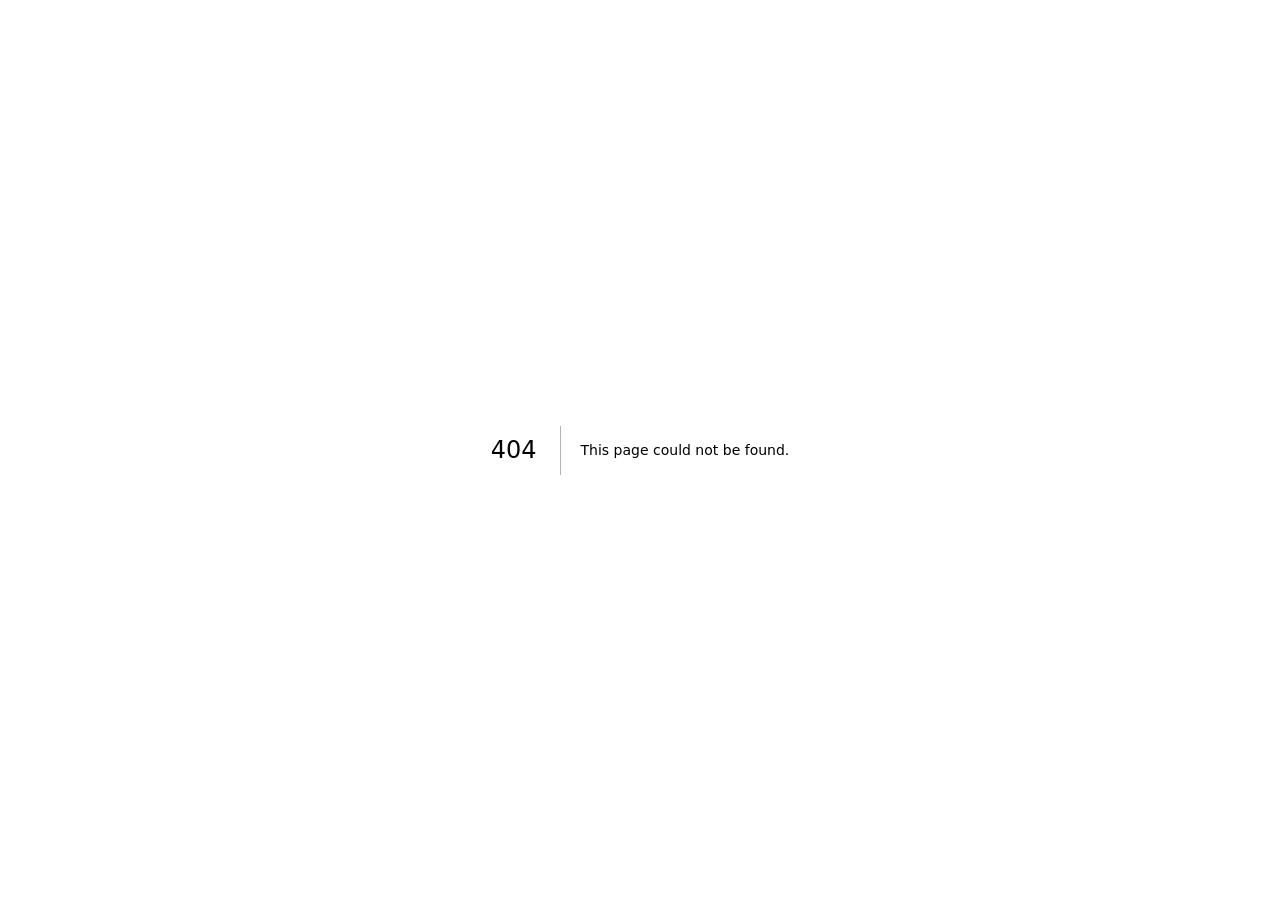
<file: 404/index.html>
<!DOCTYPE html><html lang="en"><head><meta charSet="utf-8"/><meta name="viewport" content="width=device-width, initial-scale=1"/><link rel="stylesheet" href="/_next/static/css/9cdda3c11493aad8.css" data-precedence="next"/><link rel="preload" as="script" fetchPriority="low" href="/_next/static/chunks/webpack-db0a529a99835594.js"/><script src="/_next/static/chunks/4bd1b696-5b6c0ccbd3c0c9ab.js" async=""></script><script src="/_next/static/chunks/684-842c8b3ffc2da4b4.js" async=""></script><script src="/_next/static/chunks/main-app-5d2afcab635b63a1.js" async=""></script><meta name="robots" content="noindex"/><title>404: This page could not be found.</title><title>v0 App</title><meta name="description" content="Created with v0"/><meta name="generator" content="v0.dev"/><script src="/_next/static/chunks/polyfills-42372ed130431b0a.js" noModule=""></script></head><body><div style="font-family:system-ui,&quot;Segoe UI&quot;,Roboto,Helvetica,Arial,sans-serif,&quot;Apple Color Emoji&quot;,&quot;Segoe UI Emoji&quot;;height:100vh;text-align:center;display:flex;flex-direction:column;align-items:center;justify-content:center"><div><style>body{color:#000;background:#fff;margin:0}.next-error-h1{border-right:1px solid rgba(0,0,0,.3)}@media (prefers-color-scheme:dark){body{color:#fff;background:#000}.next-error-h1{border-right:1px solid rgba(255,255,255,.3)}}</style><h1 class="next-error-h1" style="display:inline-block;margin:0 20px 0 0;padding:0 23px 0 0;font-size:24px;font-weight:500;vertical-align:top;line-height:49px">404</h1><div style="display:inline-block"><h2 style="font-size:14px;font-weight:400;line-height:49px;margin:0">This page could not be found.</h2></div></div></div><script src="/_next/static/chunks/webpack-db0a529a99835594.js" async=""></script><script>(self.__next_f=self.__next_f||[]).push([0])</script><script>self.__next_f.push([1,"1:\"$Sreact.fragment\"\n2:I[7555,[],\"\"]\n3:I[1295,[],\"\"]\n4:I[9665,[],\"OutletBoundary\"]\n7:I[9665,[],\"ViewportBoundary\"]\n9:I[9665,[],\"MetadataBoundary\"]\nb:I[6614,[],\"\"]\n:HL[\"/_next/static/css/9cdda3c11493aad8.css\",\"style\"]\n"])</script><script>self.__next_f.push([1,"0:{\"P\":null,\"b\":\"P36AsTc1I0QEHAjtKPbk-\",\"p\":\"\",\"c\":[\"\",\"_not-found\",\"\"],\"i\":false,\"f\":[[[\"\",{\"children\":[\"/_not-found\",{\"children\":[\"__PAGE__\",{}]}]},\"$undefined\",\"$undefined\",true],[\"\",[\"$\",\"$1\",\"c\",{\"children\":[[[\"$\",\"link\",\"0\",{\"rel\":\"stylesheet\",\"href\":\"/_next/static/css/9cdda3c11493aad8.css\",\"precedence\":\"next\",\"crossOrigin\":\"$undefined\",\"nonce\":\"$undefined\"}]],[\"$\",\"html\",null,{\"lang\":\"en\",\"children\":[\"$\",\"body\",null,{\"children\":[\"$\",\"$L2\",null,{\"parallelRouterKey\":\"children\",\"error\":\"$undefined\",\"errorStyles\":\"$undefined\",\"errorScripts\":\"$undefined\",\"template\":[\"$\",\"$L3\",null,{}],\"templateStyles\":\"$undefined\",\"templateScripts\":\"$undefined\",\"notFound\":[[[\"$\",\"title\",null,{\"children\":\"404: This page could not be found.\"}],[\"$\",\"div\",null,{\"style\":{\"fontFamily\":\"system-ui,\\\"Segoe UI\\\",Roboto,Helvetica,Arial,sans-serif,\\\"Apple Color Emoji\\\",\\\"Segoe UI Emoji\\\"\",\"height\":\"100vh\",\"textAlign\":\"center\",\"display\":\"flex\",\"flexDirection\":\"column\",\"alignItems\":\"center\",\"justifyContent\":\"center\"},\"children\":[\"$\",\"div\",null,{\"children\":[[\"$\",\"style\",null,{\"dangerouslySetInnerHTML\":{\"__html\":\"body{color:#000;background:#fff;margin:0}.next-error-h1{border-right:1px solid rgba(0,0,0,.3)}@media (prefers-color-scheme:dark){body{color:#fff;background:#000}.next-error-h1{border-right:1px solid rgba(255,255,255,.3)}}\"}}],[\"$\",\"h1\",null,{\"className\":\"next-error-h1\",\"style\":{\"display\":\"inline-block\",\"margin\":\"0 20px 0 0\",\"padding\":\"0 23px 0 0\",\"fontSize\":24,\"fontWeight\":500,\"verticalAlign\":\"top\",\"lineHeight\":\"49px\"},\"children\":404}],[\"$\",\"div\",null,{\"style\":{\"display\":\"inline-block\"},\"children\":[\"$\",\"h2\",null,{\"style\":{\"fontSize\":14,\"fontWeight\":400,\"lineHeight\":\"49px\",\"margin\":0},\"children\":\"This page could not be found.\"}]}]]}]}]],[]],\"forbidden\":\"$undefined\",\"unauthorized\":\"$undefined\"}]}]}]]}],{\"children\":[\"/_not-found\",[\"$\",\"$1\",\"c\",{\"children\":[null,[\"$\",\"$L2\",null,{\"parallelRouterKey\":\"children\",\"error\":\"$undefined\",\"errorStyles\":\"$undefined\",\"errorScripts\":\"$undefined\",\"template\":[\"$\",\"$L3\",null,{}],\"templateStyles\":\"$undefined\",\"templateScripts\":\"$undefined\",\"notFound\":\"$undefined\",\"forbidden\":\"$undefined\",\"unauthorized\":\"$undefined\"}]]}],{\"children\":[\"__PAGE__\",[\"$\",\"$1\",\"c\",{\"children\":[[[\"$\",\"title\",null,{\"children\":\"404: This page could not be found.\"}],[\"$\",\"div\",null,{\"style\":\"$0:f:0:1:1:props:children:1:props:children:props:children:props:notFound:0:1:props:style\",\"children\":[\"$\",\"div\",null,{\"children\":[[\"$\",\"style\",null,{\"dangerouslySetInnerHTML\":{\"__html\":\"body{color:#000;background:#fff;margin:0}.next-error-h1{border-right:1px solid rgba(0,0,0,.3)}@media (prefers-color-scheme:dark){body{color:#fff;background:#000}.next-error-h1{border-right:1px solid rgba(255,255,255,.3)}}\"}}],[\"$\",\"h1\",null,{\"className\":\"next-error-h1\",\"style\":\"$0:f:0:1:1:props:children:1:props:children:props:children:props:notFound:0:1:props:children:props:children:1:props:style\",\"children\":404}],[\"$\",\"div\",null,{\"style\":\"$0:f:0:1:1:props:children:1:props:children:props:children:props:notFound:0:1:props:children:props:children:2:props:style\",\"children\":[\"$\",\"h2\",null,{\"style\":\"$0:f:0:1:1:props:children:1:props:children:props:children:props:notFound:0:1:props:children:props:children:2:props:children:props:style\",\"children\":\"This page could not be found.\"}]}]]}]}]],\"$undefined\",null,[\"$\",\"$L4\",null,{\"children\":[\"$L5\",\"$L6\",null]}]]}],{},null,false]},null,false]},null,false],[\"$\",\"$1\",\"h\",{\"children\":[[\"$\",\"meta\",null,{\"name\":\"robots\",\"content\":\"noindex\"}],[\"$\",\"$1\",\"DC-5796TSocm73rB1kzeT\",{\"children\":[[\"$\",\"$L7\",null,{\"children\":\"$L8\"}],null]}],[\"$\",\"$L9\",null,{\"children\":\"$La\"}]]}],false]],\"m\":\"$undefined\",\"G\":[\"$b\",\"$undefined\"],\"s\":false,\"S\":true}\n"])</script><script>self.__next_f.push([1,"8:[[\"$\",\"meta\",\"0\",{\"charSet\":\"utf-8\"}],[\"$\",\"meta\",\"1\",{\"name\":\"viewport\",\"content\":\"width=device-width, initial-scale=1\"}]]\n5:null\n"])</script><script>self.__next_f.push([1,"6:null\na:[[\"$\",\"title\",\"0\",{\"children\":\"v0 App\"}],[\"$\",\"meta\",\"1\",{\"name\":\"description\",\"content\":\"Created with v0\"}],[\"$\",\"meta\",\"2\",{\"name\":\"generator\",\"content\":\"v0.dev\"}]]\n"])</script></body></html>
</file>
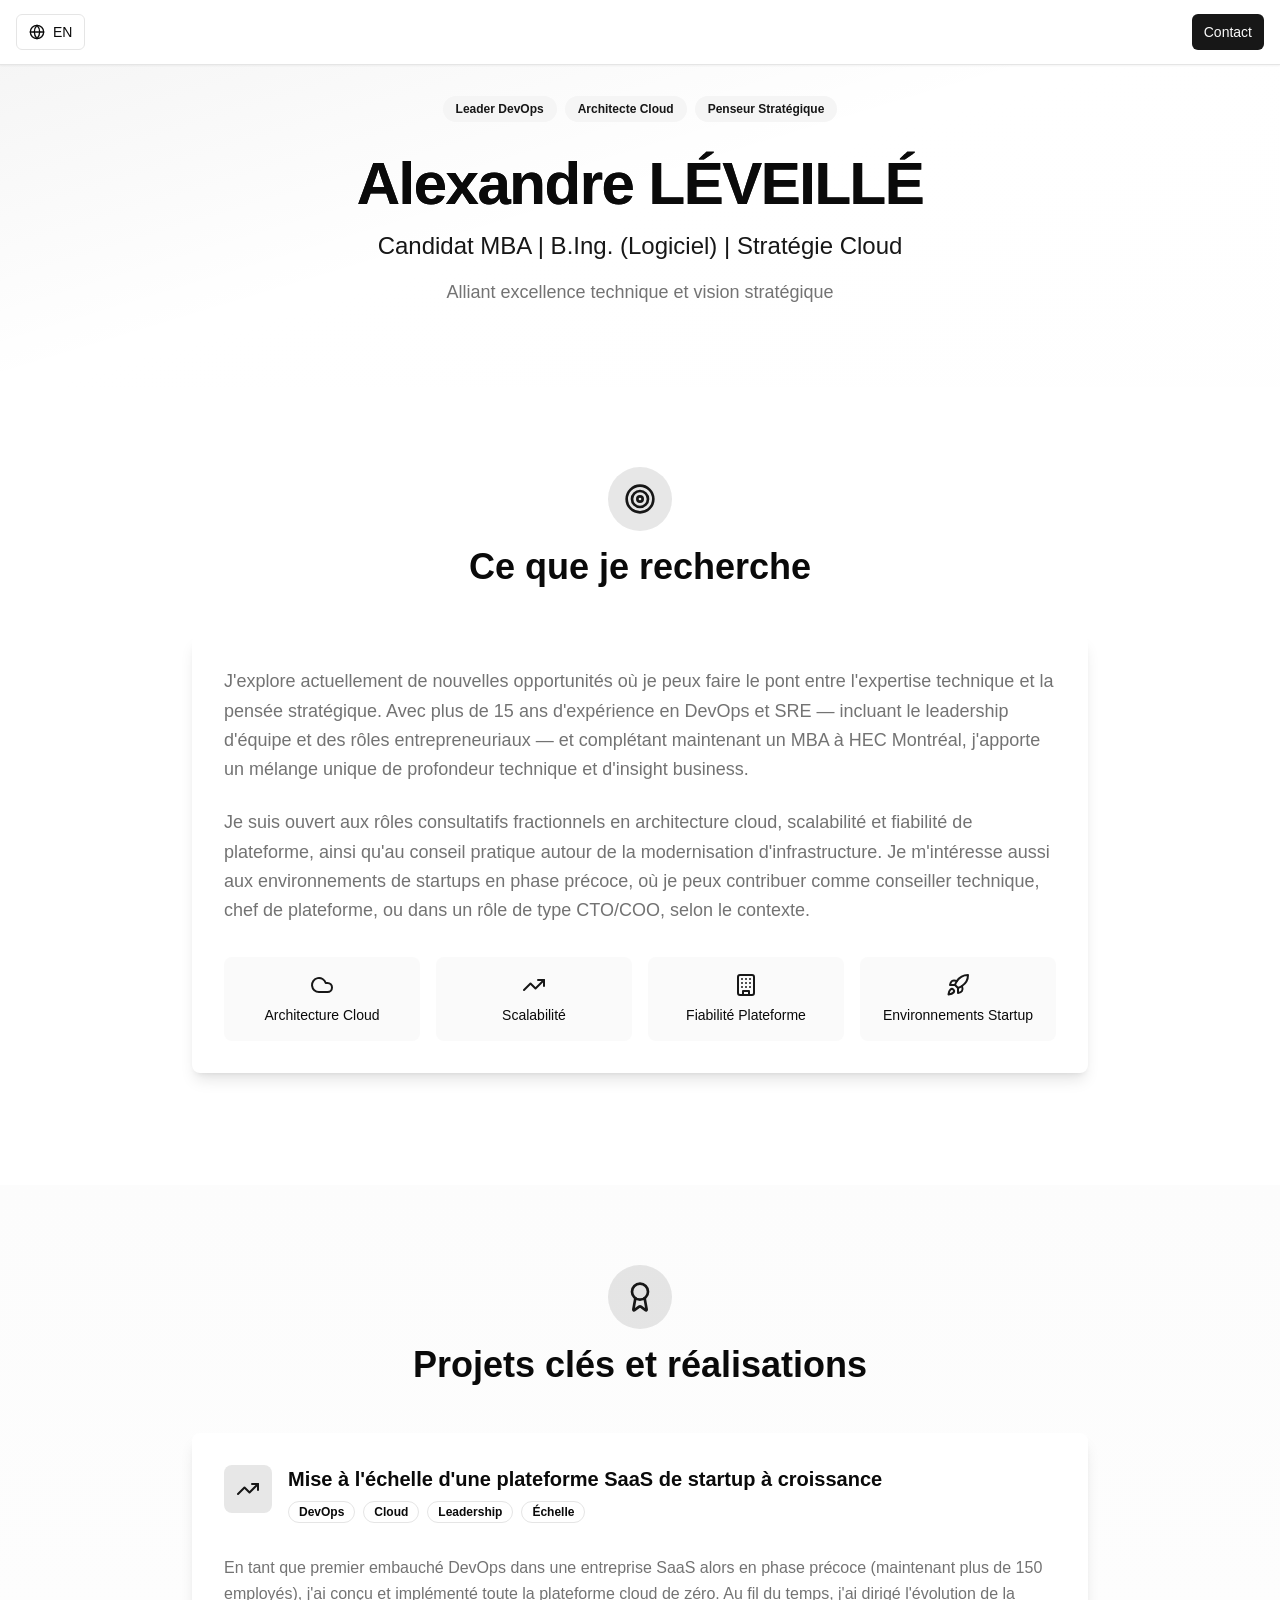
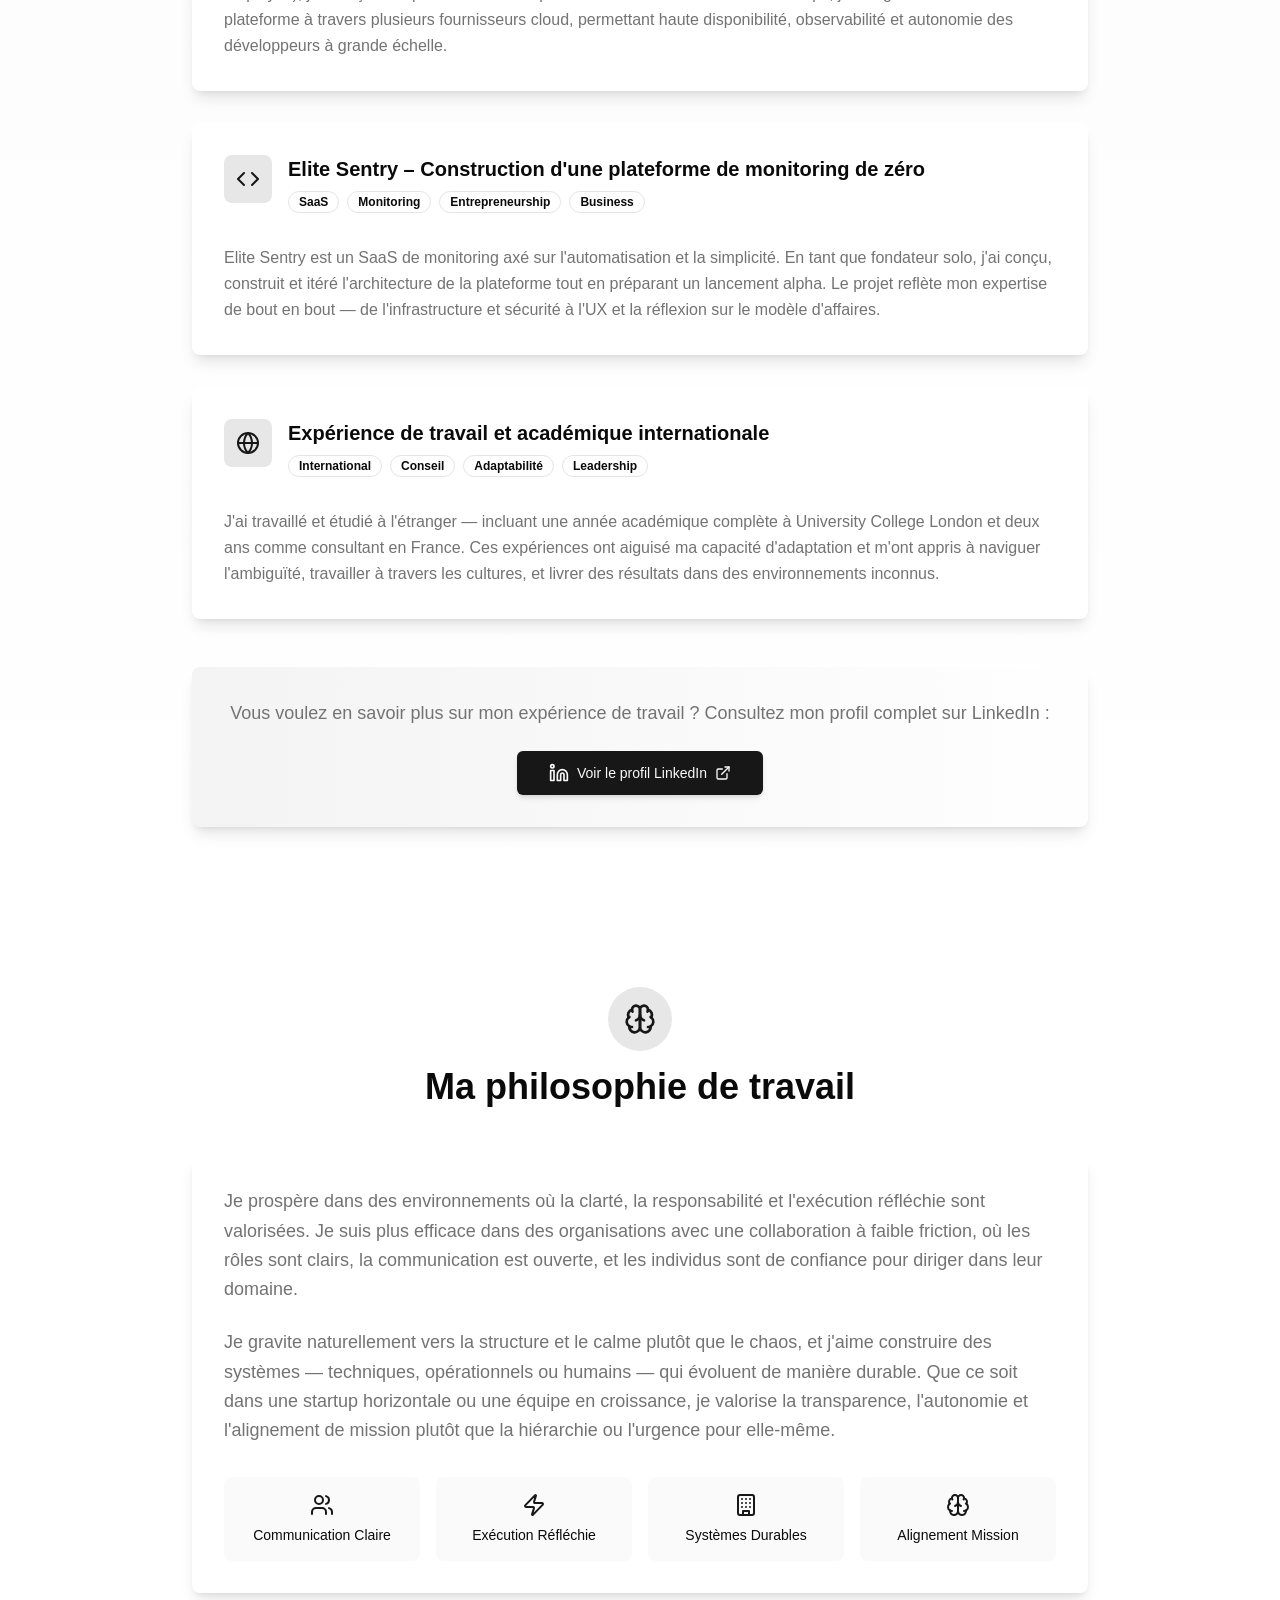
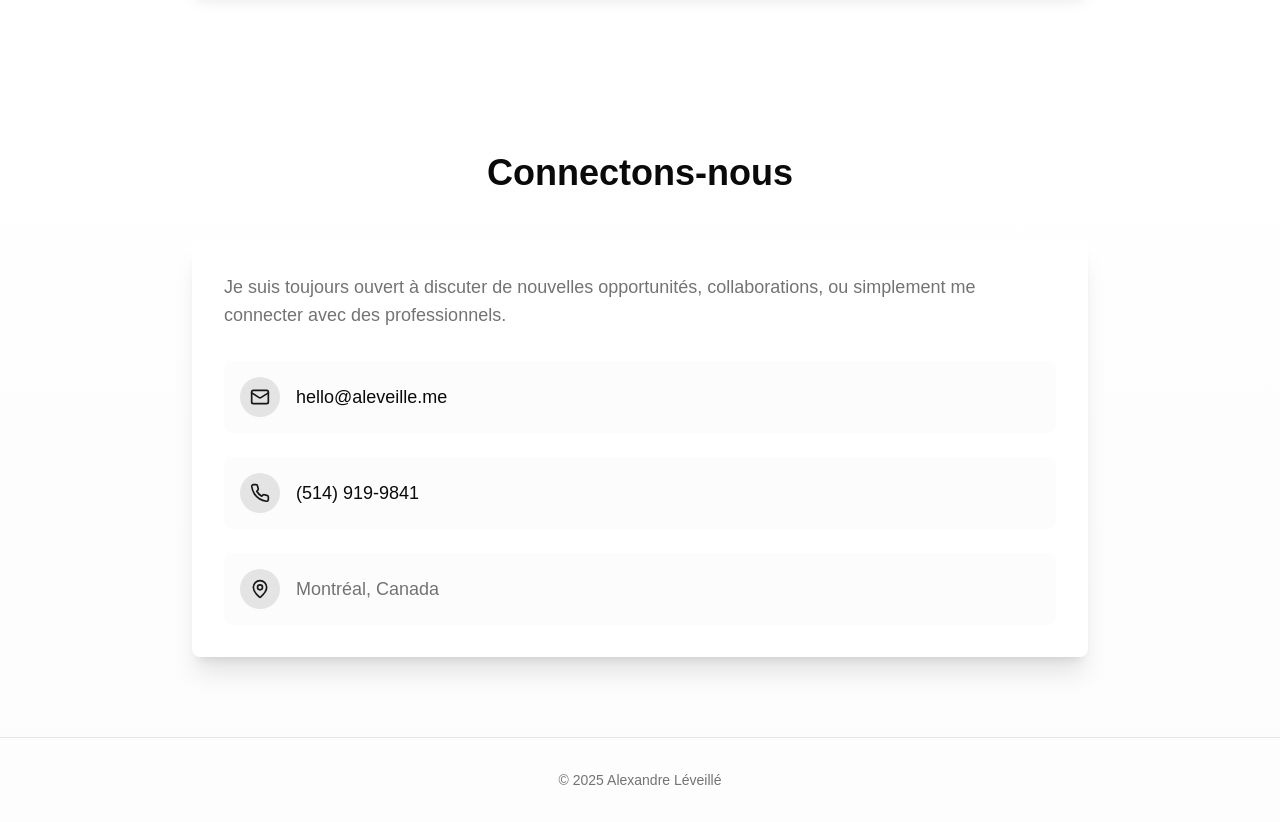
<file: fr/index.html>
<!DOCTYPE html><html lang="en"><head><meta charSet="utf-8"/><meta name="viewport" content="width=device-width, initial-scale=1"/><link rel="stylesheet" href="/_next/static/css/9cdda3c11493aad8.css" data-precedence="next"/><link rel="preload" as="script" fetchPriority="low" href="/_next/static/chunks/webpack-db0a529a99835594.js"/><script src="/_next/static/chunks/4bd1b696-5b6c0ccbd3c0c9ab.js" async=""></script><script src="/_next/static/chunks/684-842c8b3ffc2da4b4.js" async=""></script><script src="/_next/static/chunks/main-app-5d2afcab635b63a1.js" async=""></script><script src="/_next/static/chunks/874-db6e9370384cd204.js" async=""></script><script src="/_next/static/chunks/app/fr/page-80db81271f5849f0.js" async=""></script><title>v0 App</title><meta name="description" content="Created with v0"/><meta name="generator" content="v0.dev"/><script src="/_next/static/chunks/polyfills-42372ed130431b0a.js" noModule=""></script></head><body><div class="min-h-screen bg-background text-foreground"><header class="fixed top-0 left-0 right-0 z-50 bg-background/95 backdrop-blur-md border-b shadow-sm"><div class="container mx-auto px-4 h-16 flex items-center justify-between"><a class="inline-flex items-center justify-center rounded-md text-sm font-medium ring-offset-background transition-colors focus-visible:outline-none focus-visible:ring-2 focus-visible:ring-ring focus-visible:ring-offset-2 disabled:pointer-events-none disabled:opacity-50 border border-input bg-background hover:bg-accent hover:text-accent-foreground h-9 px-3 space-x-2" href="/"><svg xmlns="http://www.w3.org/2000/svg" width="24" height="24" viewBox="0 0 24 24" fill="none" stroke="currentColor" stroke-width="2" stroke-linecap="round" stroke-linejoin="round" class="lucide lucide-globe h-4 w-4"><circle cx="12" cy="12" r="10"></circle><path d="M12 2a14.5 14.5 0 0 0 0 20 14.5 14.5 0 0 0 0-20"></path><path d="M2 12h20"></path></svg><span>EN</span></a><a href="#contact" class="inline-flex items-center justify-center rounded-md text-sm font-medium ring-offset-background transition-colors focus-visible:outline-none focus-visible:ring-2 focus-visible:ring-ring focus-visible:ring-offset-2 disabled:pointer-events-none disabled:opacity-50 bg-primary text-primary-foreground hover:bg-primary/90 h-9 px-3">Contact</a></div></header><section class="pt-24 pb-20 px-4 relative overflow-hidden"><div class="absolute inset-0 bg-gradient-to-br from-primary/5 via-transparent to-secondary/5"></div><div class="container mx-auto max-w-4xl text-center relative"><div class="mb-6"><div class="inline-flex items-center rounded-full border font-semibold transition-colors focus:outline-none focus:ring-2 focus:ring-ring focus:ring-offset-2 border-transparent bg-secondary text-secondary-foreground hover:bg-secondary/80 mx-1 mb-2 text-xs px-3 py-1">Leader DevOps</div><div class="inline-flex items-center rounded-full border font-semibold transition-colors focus:outline-none focus:ring-2 focus:ring-ring focus:ring-offset-2 border-transparent bg-secondary text-secondary-foreground hover:bg-secondary/80 mx-1 mb-2 text-xs px-3 py-1">Architecte Cloud</div><div class="inline-flex items-center rounded-full border font-semibold transition-colors focus:outline-none focus:ring-2 focus:ring-ring focus:ring-offset-2 border-transparent bg-secondary text-secondary-foreground hover:bg-secondary/80 mx-1 mb-2 text-xs px-3 py-1">Penseur Stratégique</div></div><h1 class="text-4xl md:text-6xl font-bold mb-4 tracking-tight bg-gradient-to-r from-foreground to-foreground/80 bg-clip-text">Alexandre LÉVEILLÉ</h1><p class="text-xl md:text-2xl text-primary mb-4 font-medium">Candidat MBA | B.Ing. (Logiciel) | Stratégie Cloud</p><p class="text-lg text-muted-foreground max-w-2xl mx-auto leading-relaxed">Alliant excellence technique et vision stratégique</p></div></section><section class="py-20 px-4"><div class="container mx-auto max-w-4xl"><div class="text-center mb-12"><div class="inline-flex items-center justify-center w-16 h-16 bg-primary/10 rounded-full mb-4"><svg xmlns="http://www.w3.org/2000/svg" width="24" height="24" viewBox="0 0 24 24" fill="none" stroke="currentColor" stroke-width="2" stroke-linecap="round" stroke-linejoin="round" class="lucide lucide-target h-8 w-8 text-primary"><circle cx="12" cy="12" r="10"></circle><circle cx="12" cy="12" r="6"></circle><circle cx="12" cy="12" r="2"></circle></svg></div><h2 class="text-3xl md:text-4xl font-bold mb-4">Ce que je recherche</h2></div><div class="rounded-lg bg-card text-card-foreground mb-8 border-0 shadow-lg"><div class="p-8"><p class="text-lg leading-relaxed mb-6 text-muted-foreground">J&#x27;explore actuellement de nouvelles opportunités où je peux faire le pont entre l&#x27;expertise technique et la pensée stratégique. Avec plus de 15 ans d&#x27;expérience en DevOps et SRE — incluant le leadership d&#x27;équipe et des rôles entrepreneuriaux — et complétant maintenant un MBA à HEC Montréal, j&#x27;apporte un mélange unique de profondeur technique et d&#x27;insight business.</p><p class="text-lg leading-relaxed mb-8 text-muted-foreground">Je suis ouvert aux rôles consultatifs fractionnels en architecture cloud, scalabilité et fiabilité de plateforme, ainsi qu&#x27;au conseil pratique autour de la modernisation d&#x27;infrastructure. Je m&#x27;intéresse aussi aux environnements de startups en phase précoce, où je peux contribuer comme conseiller technique, chef de plateforme, ou dans un rôle de type CTO/COO, selon le contexte.</p><div class="grid grid-cols-2 md:grid-cols-4 gap-4"><div class="flex flex-col items-center text-center p-4 rounded-lg bg-muted/50 hover:bg-muted/70 transition-colors"><svg xmlns="http://www.w3.org/2000/svg" width="24" height="24" viewBox="0 0 24 24" fill="none" stroke="currentColor" stroke-width="2" stroke-linecap="round" stroke-linejoin="round" class="lucide lucide-cloud h-6 w-6 text-primary mb-2"><path d="M17.5 19H9a7 7 0 1 1 6.71-9h1.79a4.5 4.5 0 1 1 0 9Z"></path></svg><span class="text-sm font-medium">Architecture Cloud</span></div><div class="flex flex-col items-center text-center p-4 rounded-lg bg-muted/50 hover:bg-muted/70 transition-colors"><svg xmlns="http://www.w3.org/2000/svg" width="24" height="24" viewBox="0 0 24 24" fill="none" stroke="currentColor" stroke-width="2" stroke-linecap="round" stroke-linejoin="round" class="lucide lucide-trending-up h-6 w-6 text-primary mb-2"><polyline points="22 7 13.5 15.5 8.5 10.5 2 17"></polyline><polyline points="16 7 22 7 22 13"></polyline></svg><span class="text-sm font-medium">Scalabilité</span></div><div class="flex flex-col items-center text-center p-4 rounded-lg bg-muted/50 hover:bg-muted/70 transition-colors"><svg xmlns="http://www.w3.org/2000/svg" width="24" height="24" viewBox="0 0 24 24" fill="none" stroke="currentColor" stroke-width="2" stroke-linecap="round" stroke-linejoin="round" class="lucide lucide-building h-6 w-6 text-primary mb-2"><rect width="16" height="20" x="4" y="2" rx="2" ry="2"></rect><path d="M9 22v-4h6v4"></path><path d="M8 6h.01"></path><path d="M16 6h.01"></path><path d="M12 6h.01"></path><path d="M12 10h.01"></path><path d="M12 14h.01"></path><path d="M16 10h.01"></path><path d="M16 14h.01"></path><path d="M8 10h.01"></path><path d="M8 14h.01"></path></svg><span class="text-sm font-medium">Fiabilité Plateforme</span></div><div class="flex flex-col items-center text-center p-4 rounded-lg bg-muted/50 hover:bg-muted/70 transition-colors"><svg xmlns="http://www.w3.org/2000/svg" width="24" height="24" viewBox="0 0 24 24" fill="none" stroke="currentColor" stroke-width="2" stroke-linecap="round" stroke-linejoin="round" class="lucide lucide-rocket h-6 w-6 text-primary mb-2"><path d="M4.5 16.5c-1.5 1.26-2 5-2 5s3.74-.5 5-2c.71-.84.7-2.13-.09-2.91a2.18 2.18 0 0 0-2.91-.09z"></path><path d="m12 15-3-3a22 22 0 0 1 2-3.95A12.88 12.88 0 0 1 22 2c0 2.72-.78 7.5-6 11a22.35 22.35 0 0 1-4 2z"></path><path d="M9 12H4s.55-3.03 2-4c1.62-1.08 5 0 5 0"></path><path d="M12 15v5s3.03-.55 4-2c1.08-1.62 0-5 0-5"></path></svg><span class="text-sm font-medium">Environnements Startup</span></div></div></div></div></div></section><section class="py-20 px-4 bg-gradient-to-b from-muted/30 to-background"><div class="container mx-auto max-w-4xl"><div class="text-center mb-12"><div class="inline-flex items-center justify-center w-16 h-16 bg-primary/10 rounded-full mb-4"><svg xmlns="http://www.w3.org/2000/svg" width="24" height="24" viewBox="0 0 24 24" fill="none" stroke="currentColor" stroke-width="2" stroke-linecap="round" stroke-linejoin="round" class="lucide lucide-award h-8 w-8 text-primary"><path d="m15.477 12.89 1.515 8.526a.5.5 0 0 1-.81.47l-3.58-2.687a1 1 0 0 0-1.197 0l-3.586 2.686a.5.5 0 0 1-.81-.469l1.514-8.526"></path><circle cx="12" cy="8" r="6"></circle></svg></div><h2 class="text-3xl md:text-4xl font-bold mb-4">Projets clés et réalisations</h2></div><div class="space-y-8 mb-12"><div class="rounded-lg bg-card text-card-foreground border-0 shadow-lg hover:shadow-xl transition-shadow"><div class="p-8"><div class="flex items-start space-x-4 mb-4"><div class="flex-shrink-0 w-12 h-12 bg-primary/10 rounded-lg flex items-center justify-center"><svg xmlns="http://www.w3.org/2000/svg" width="24" height="24" viewBox="0 0 24 24" fill="none" stroke="currentColor" stroke-width="2" stroke-linecap="round" stroke-linejoin="round" class="lucide lucide-trending-up h-6 w-6 text-primary"><polyline points="22 7 13.5 15.5 8.5 10.5 2 17"></polyline><polyline points="16 7 22 7 22 13"></polyline></svg></div><div class="flex-1"><h3 class="text-xl font-semibold mb-2">Mise à l&#x27;échelle d&#x27;une plateforme SaaS de startup à croissance</h3><div class="flex flex-wrap gap-2 mb-4"><div class="inline-flex items-center rounded-full border px-2.5 py-0.5 font-semibold transition-colors focus:outline-none focus:ring-2 focus:ring-ring focus:ring-offset-2 text-foreground text-xs">DevOps</div><div class="inline-flex items-center rounded-full border px-2.5 py-0.5 font-semibold transition-colors focus:outline-none focus:ring-2 focus:ring-ring focus:ring-offset-2 text-foreground text-xs">Cloud</div><div class="inline-flex items-center rounded-full border px-2.5 py-0.5 font-semibold transition-colors focus:outline-none focus:ring-2 focus:ring-ring focus:ring-offset-2 text-foreground text-xs">Leadership</div><div class="inline-flex items-center rounded-full border px-2.5 py-0.5 font-semibold transition-colors focus:outline-none focus:ring-2 focus:ring-ring focus:ring-offset-2 text-foreground text-xs">Échelle</div></div></div></div><p class="text-muted-foreground leading-relaxed">En tant que premier embauché DevOps dans une entreprise SaaS alors en phase précoce (maintenant plus de 150 employés), j&#x27;ai conçu et implémenté toute la plateforme cloud de zéro. Au fil du temps, j&#x27;ai dirigé l&#x27;évolution de la plateforme à travers plusieurs fournisseurs cloud, permettant haute disponibilité, observabilité et autonomie des développeurs à grande échelle.</p></div></div><div class="rounded-lg bg-card text-card-foreground border-0 shadow-lg hover:shadow-xl transition-shadow"><div class="p-8"><div class="flex items-start space-x-4 mb-4"><div class="flex-shrink-0 w-12 h-12 bg-primary/10 rounded-lg flex items-center justify-center"><svg xmlns="http://www.w3.org/2000/svg" width="24" height="24" viewBox="0 0 24 24" fill="none" stroke="currentColor" stroke-width="2" stroke-linecap="round" stroke-linejoin="round" class="lucide lucide-code h-6 w-6 text-primary"><polyline points="16 18 22 12 16 6"></polyline><polyline points="8 6 2 12 8 18"></polyline></svg></div><div class="flex-1"><h3 class="text-xl font-semibold mb-2">Elite Sentry – Construction d&#x27;une plateforme de monitoring de zéro</h3><div class="flex flex-wrap gap-2 mb-4"><div class="inline-flex items-center rounded-full border px-2.5 py-0.5 font-semibold transition-colors focus:outline-none focus:ring-2 focus:ring-ring focus:ring-offset-2 text-foreground text-xs">SaaS</div><div class="inline-flex items-center rounded-full border px-2.5 py-0.5 font-semibold transition-colors focus:outline-none focus:ring-2 focus:ring-ring focus:ring-offset-2 text-foreground text-xs">Monitoring</div><div class="inline-flex items-center rounded-full border px-2.5 py-0.5 font-semibold transition-colors focus:outline-none focus:ring-2 focus:ring-ring focus:ring-offset-2 text-foreground text-xs">Entrepreneurship</div><div class="inline-flex items-center rounded-full border px-2.5 py-0.5 font-semibold transition-colors focus:outline-none focus:ring-2 focus:ring-ring focus:ring-offset-2 text-foreground text-xs">Business</div></div></div></div><p class="text-muted-foreground leading-relaxed">Elite Sentry est un SaaS de monitoring axé sur l&#x27;automatisation et la simplicité. En tant que fondateur solo, j&#x27;ai conçu, construit et itéré l&#x27;architecture de la plateforme tout en préparant un lancement alpha. Le projet reflète mon expertise de bout en bout — de l&#x27;infrastructure et sécurité à l&#x27;UX et la réflexion sur le modèle d&#x27;affaires.</p></div></div><div class="rounded-lg bg-card text-card-foreground border-0 shadow-lg hover:shadow-xl transition-shadow"><div class="p-8"><div class="flex items-start space-x-4 mb-4"><div class="flex-shrink-0 w-12 h-12 bg-primary/10 rounded-lg flex items-center justify-center"><svg xmlns="http://www.w3.org/2000/svg" width="24" height="24" viewBox="0 0 24 24" fill="none" stroke="currentColor" stroke-width="2" stroke-linecap="round" stroke-linejoin="round" class="lucide lucide-globe h-6 w-6 text-primary"><circle cx="12" cy="12" r="10"></circle><path d="M12 2a14.5 14.5 0 0 0 0 20 14.5 14.5 0 0 0 0-20"></path><path d="M2 12h20"></path></svg></div><div class="flex-1"><h3 class="text-xl font-semibold mb-2">Expérience de travail et académique internationale</h3><div class="flex flex-wrap gap-2 mb-4"><div class="inline-flex items-center rounded-full border px-2.5 py-0.5 font-semibold transition-colors focus:outline-none focus:ring-2 focus:ring-ring focus:ring-offset-2 text-foreground text-xs">International</div><div class="inline-flex items-center rounded-full border px-2.5 py-0.5 font-semibold transition-colors focus:outline-none focus:ring-2 focus:ring-ring focus:ring-offset-2 text-foreground text-xs">Conseil</div><div class="inline-flex items-center rounded-full border px-2.5 py-0.5 font-semibold transition-colors focus:outline-none focus:ring-2 focus:ring-ring focus:ring-offset-2 text-foreground text-xs">Adaptabilité</div><div class="inline-flex items-center rounded-full border px-2.5 py-0.5 font-semibold transition-colors focus:outline-none focus:ring-2 focus:ring-ring focus:ring-offset-2 text-foreground text-xs">Leadership</div></div></div></div><p class="text-muted-foreground leading-relaxed">J&#x27;ai travaillé et étudié à l&#x27;étranger — incluant une année académique complète à University College London et deux ans comme consultant en France. Ces expériences ont aiguisé ma capacité d&#x27;adaptation et m&#x27;ont appris à naviguer l&#x27;ambiguïté, travailler à travers les cultures, et livrer des résultats dans des environnements inconnus.</p></div></div></div><div class="rounded-lg bg-card text-card-foreground border-0 shadow-lg bg-gradient-to-r from-primary/5 to-secondary/5"><div class="p-8 text-center"><p class="text-lg mb-6 text-muted-foreground">Vous voulez en savoir plus sur mon expérience de travail ? Consultez mon profil complet sur LinkedIn :</p><a target="_blank" rel="noopener noreferrer" class="inline-flex items-center justify-center rounded-md text-sm font-medium ring-offset-background transition-colors focus-visible:outline-none focus-visible:ring-2 focus-visible:ring-ring focus-visible:ring-offset-2 disabled:pointer-events-none disabled:opacity-50 bg-primary text-primary-foreground hover:bg-primary/90 h-11 px-8 space-x-2 shadow-md hover:shadow-lg" href="https://www.linkedin.com/in/alexandreleveille/"><svg xmlns="http://www.w3.org/2000/svg" width="24" height="24" viewBox="0 0 24 24" fill="none" stroke="currentColor" stroke-width="2" stroke-linecap="round" stroke-linejoin="round" class="lucide lucide-linkedin h-5 w-5"><path d="M16 8a6 6 0 0 1 6 6v7h-4v-7a2 2 0 0 0-2-2 2 2 0 0 0-2 2v7h-4v-7a6 6 0 0 1 6-6z"></path><rect width="4" height="12" x="2" y="9"></rect><circle cx="4" cy="4" r="2"></circle></svg><span>Voir le profil LinkedIn</span><svg xmlns="http://www.w3.org/2000/svg" width="24" height="24" viewBox="0 0 24 24" fill="none" stroke="currentColor" stroke-width="2" stroke-linecap="round" stroke-linejoin="round" class="lucide lucide-external-link h-4 w-4"><path d="M15 3h6v6"></path><path d="M10 14 21 3"></path><path d="M18 13v6a2 2 0 0 1-2 2H5a2 2 0 0 1-2-2V8a2 2 0 0 1 2-2h6"></path></svg></a></div></div></div></section><section class="py-20 px-4"><div class="container mx-auto max-w-4xl"><div class="text-center mb-12"><div class="inline-flex items-center justify-center w-16 h-16 bg-primary/10 rounded-full mb-4"><svg xmlns="http://www.w3.org/2000/svg" width="24" height="24" viewBox="0 0 24 24" fill="none" stroke="currentColor" stroke-width="2" stroke-linecap="round" stroke-linejoin="round" class="lucide lucide-brain h-8 w-8 text-primary"><path d="M12 5a3 3 0 1 0-5.997.125 4 4 0 0 0-2.526 5.77 4 4 0 0 0 .556 6.588A4 4 0 1 0 12 18Z"></path><path d="M12 5a3 3 0 1 1 5.997.125 4 4 0 0 1 2.526 5.77 4 4 0 0 1-.556 6.588A4 4 0 1 1 12 18Z"></path><path d="M15 13a4.5 4.5 0 0 1-3-4 4.5 4.5 0 0 1-3 4"></path><path d="M17.599 6.5a3 3 0 0 0 .399-1.375"></path><path d="M6.003 5.125A3 3 0 0 0 6.401 6.5"></path><path d="M3.477 10.896a4 4 0 0 1 .585-.396"></path><path d="M19.938 10.5a4 4 0 0 1 .585.396"></path><path d="M6 18a4 4 0 0 1-1.967-.516"></path><path d="M19.967 17.484A4 4 0 0 1 18 18"></path></svg></div><h2 class="text-3xl md:text-4xl font-bold mb-4">Ma philosophie de travail</h2></div><div class="rounded-lg bg-card text-card-foreground border-0 shadow-lg"><div class="p-8"><p class="text-lg leading-relaxed mb-6 text-muted-foreground">Je prospère dans des environnements où la clarté, la responsabilité et l&#x27;exécution réfléchie sont valorisées. Je suis plus efficace dans des organisations avec une collaboration à faible friction, où les rôles sont clairs, la communication est ouverte, et les individus sont de confiance pour diriger dans leur domaine.</p><p class="text-lg leading-relaxed mb-8 text-muted-foreground">Je gravite naturellement vers la structure et le calme plutôt que le chaos, et j&#x27;aime construire des systèmes — techniques, opérationnels ou humains — qui évoluent de manière durable. Que ce soit dans une startup horizontale ou une équipe en croissance, je valorise la transparence, l&#x27;autonomie et l&#x27;alignement de mission plutôt que la hiérarchie ou l&#x27;urgence pour elle-même.</p><div class="grid grid-cols-2 md:grid-cols-4 gap-4"><div class="flex flex-col items-center text-center p-4 rounded-lg bg-muted/50 hover:bg-muted/70 transition-colors"><svg xmlns="http://www.w3.org/2000/svg" width="24" height="24" viewBox="0 0 24 24" fill="none" stroke="currentColor" stroke-width="2" stroke-linecap="round" stroke-linejoin="round" class="lucide lucide-users h-6 w-6 text-primary mb-2"><path d="M16 21v-2a4 4 0 0 0-4-4H6a4 4 0 0 0-4 4v2"></path><circle cx="9" cy="7" r="4"></circle><path d="M22 21v-2a4 4 0 0 0-3-3.87"></path><path d="M16 3.13a4 4 0 0 1 0 7.75"></path></svg><span class="text-sm font-medium">Communication Claire</span></div><div class="flex flex-col items-center text-center p-4 rounded-lg bg-muted/50 hover:bg-muted/70 transition-colors"><svg xmlns="http://www.w3.org/2000/svg" width="24" height="24" viewBox="0 0 24 24" fill="none" stroke="currentColor" stroke-width="2" stroke-linecap="round" stroke-linejoin="round" class="lucide lucide-zap h-6 w-6 text-primary mb-2"><path d="M4 14a1 1 0 0 1-.78-1.63l9.9-10.2a.5.5 0 0 1 .86.46l-1.92 6.02A1 1 0 0 0 13 10h7a1 1 0 0 1 .78 1.63l-9.9 10.2a.5.5 0 0 1-.86-.46l1.92-6.02A1 1 0 0 0 11 14z"></path></svg><span class="text-sm font-medium">Exécution Réfléchie</span></div><div class="flex flex-col items-center text-center p-4 rounded-lg bg-muted/50 hover:bg-muted/70 transition-colors"><svg xmlns="http://www.w3.org/2000/svg" width="24" height="24" viewBox="0 0 24 24" fill="none" stroke="currentColor" stroke-width="2" stroke-linecap="round" stroke-linejoin="round" class="lucide lucide-building h-6 w-6 text-primary mb-2"><rect width="16" height="20" x="4" y="2" rx="2" ry="2"></rect><path d="M9 22v-4h6v4"></path><path d="M8 6h.01"></path><path d="M16 6h.01"></path><path d="M12 6h.01"></path><path d="M12 10h.01"></path><path d="M12 14h.01"></path><path d="M16 10h.01"></path><path d="M16 14h.01"></path><path d="M8 10h.01"></path><path d="M8 14h.01"></path></svg><span class="text-sm font-medium">Systèmes Durables</span></div><div class="flex flex-col items-center text-center p-4 rounded-lg bg-muted/50 hover:bg-muted/70 transition-colors"><svg xmlns="http://www.w3.org/2000/svg" width="24" height="24" viewBox="0 0 24 24" fill="none" stroke="currentColor" stroke-width="2" stroke-linecap="round" stroke-linejoin="round" class="lucide lucide-brain h-6 w-6 text-primary mb-2"><path d="M12 5a3 3 0 1 0-5.997.125 4 4 0 0 0-2.526 5.77 4 4 0 0 0 .556 6.588A4 4 0 1 0 12 18Z"></path><path d="M12 5a3 3 0 1 1 5.997.125 4 4 0 0 1 2.526 5.77 4 4 0 0 1-.556 6.588A4 4 0 1 1 12 18Z"></path><path d="M15 13a4.5 4.5 0 0 1-3-4 4.5 4.5 0 0 1-3 4"></path><path d="M17.599 6.5a3 3 0 0 0 .399-1.375"></path><path d="M6.003 5.125A3 3 0 0 0 6.401 6.5"></path><path d="M3.477 10.896a4 4 0 0 1 .585-.396"></path><path d="M19.938 10.5a4 4 0 0 1 .585.396"></path><path d="M6 18a4 4 0 0 1-1.967-.516"></path><path d="M19.967 17.484A4 4 0 0 1 18 18"></path></svg><span class="text-sm font-medium">Alignement Mission</span></div></div></div></div></div></section><section id="contact" class="py-20 px-4 bg-gradient-to-b from-background to-muted/30"><div class="container mx-auto max-w-4xl"><div class="text-center mb-12"><h2 class="text-3xl md:text-4xl font-bold mb-4">Connectons-nous</h2></div><div class="rounded-lg bg-card text-card-foreground border-0 shadow-xl bg-gradient-to-br from-card to-card/80"><div class="p-8"><p class="text-lg mb-8 text-muted-foreground text-left">Je suis toujours ouvert à discuter de nouvelles opportunités, collaborations, ou simplement me connecter avec des professionnels.</p><div class="space-y-6"><div class="flex items-center justify-start space-x-4 p-4 rounded-lg bg-muted/30 hover:bg-muted/50 transition-colors"><div class="w-10 h-10 bg-primary/10 rounded-full flex items-center justify-center"><svg xmlns="http://www.w3.org/2000/svg" width="24" height="24" viewBox="0 0 24 24" fill="none" stroke="currentColor" stroke-width="2" stroke-linecap="round" stroke-linejoin="round" class="lucide lucide-mail h-5 w-5 text-primary"><rect width="20" height="16" x="2" y="4" rx="2"></rect><path d="m22 7-8.97 5.7a1.94 1.94 0 0 1-2.06 0L2 7"></path></svg></div><a class="text-lg hover:text-primary transition-colors font-medium" href="mailto:hello@aleveille.me">hello@aleveille.me</a></div><div class="flex items-center justify-start space-x-4 p-4 rounded-lg bg-muted/30 hover:bg-muted/50 transition-colors"><div class="w-10 h-10 bg-primary/10 rounded-full flex items-center justify-center"><svg xmlns="http://www.w3.org/2000/svg" width="24" height="24" viewBox="0 0 24 24" fill="none" stroke="currentColor" stroke-width="2" stroke-linecap="round" stroke-linejoin="round" class="lucide lucide-phone h-5 w-5 text-primary"><path d="M22 16.92v3a2 2 0 0 1-2.18 2 19.79 19.79 0 0 1-8.63-3.07 19.5 19.5 0 0 1-6-6 19.79 19.79 0 0 1-3.07-8.67A2 2 0 0 1 4.11 2h3a2 2 0 0 1 2 1.72 12.84 12.84 0 0 0 .7 2.81 2 2 0 0 1-.45 2.11L8.09 9.91a16 16 0 0 0 6 6l1.27-1.27a2 2 0 0 1 2.11-.45 12.84 12.84 0 0 0 2.81.7A2 2 0 0 1 22 16.92z"></path></svg></div><a class="text-lg hover:text-primary transition-colors font-medium" href="tel:(514) 919-9841">(514) 919-9841</a></div><div class="flex items-center justify-start space-x-4 p-4 rounded-lg bg-muted/30"><div class="w-10 h-10 bg-primary/10 rounded-full flex items-center justify-center"><svg xmlns="http://www.w3.org/2000/svg" width="24" height="24" viewBox="0 0 24 24" fill="none" stroke="currentColor" stroke-width="2" stroke-linecap="round" stroke-linejoin="round" class="lucide lucide-map-pin h-5 w-5 text-primary"><path d="M20 10c0 4.993-5.539 10.193-7.399 11.799a1 1 0 0 1-1.202 0C9.539 20.193 4 14.993 4 10a8 8 0 0 1 16 0"></path><circle cx="12" cy="10" r="3"></circle></svg></div><span class="text-lg text-muted-foreground font-medium">Montréal, Canada</span></div></div></div></div></div></section><footer class="py-8 px-4 border-t bg-muted/20"><div class="container mx-auto max-w-4xl text-center"><p class="text-sm text-muted-foreground">© <!-- -->2025<!-- --> Alexandre Léveillé</p></div></footer></div><script src="/_next/static/chunks/webpack-db0a529a99835594.js" async=""></script><script>(self.__next_f=self.__next_f||[]).push([0])</script><script>self.__next_f.push([1,"1:\"$Sreact.fragment\"\n2:I[7555,[],\"\"]\n3:I[1295,[],\"\"]\n4:I[6874,[\"874\",\"static/chunks/874-db6e9370384cd204.js\",\"959\",\"static/chunks/app/fr/page-80db81271f5849f0.js\"],\"\"]\n5:I[9665,[],\"OutletBoundary\"]\n8:I[9665,[],\"ViewportBoundary\"]\na:I[9665,[],\"MetadataBoundary\"]\nc:I[6614,[],\"\"]\n:HL[\"/_next/static/css/9cdda3c11493aad8.css\",\"style\"]\n"])</script><script>self.__next_f.push([1,"0:{\"P\":null,\"b\":\"P36AsTc1I0QEHAjtKPbk-\",\"p\":\"\",\"c\":[\"\",\"fr\",\"\"],\"i\":false,\"f\":[[[\"\",{\"children\":[\"fr\",{\"children\":[\"__PAGE__\",{}]}]},\"$undefined\",\"$undefined\",true],[\"\",[\"$\",\"$1\",\"c\",{\"children\":[[[\"$\",\"link\",\"0\",{\"rel\":\"stylesheet\",\"href\":\"/_next/static/css/9cdda3c11493aad8.css\",\"precedence\":\"next\",\"crossOrigin\":\"$undefined\",\"nonce\":\"$undefined\"}]],[\"$\",\"html\",null,{\"lang\":\"en\",\"children\":[\"$\",\"body\",null,{\"children\":[\"$\",\"$L2\",null,{\"parallelRouterKey\":\"children\",\"error\":\"$undefined\",\"errorStyles\":\"$undefined\",\"errorScripts\":\"$undefined\",\"template\":[\"$\",\"$L3\",null,{}],\"templateStyles\":\"$undefined\",\"templateScripts\":\"$undefined\",\"notFound\":[[[\"$\",\"title\",null,{\"children\":\"404: This page could not be found.\"}],[\"$\",\"div\",null,{\"style\":{\"fontFamily\":\"system-ui,\\\"Segoe UI\\\",Roboto,Helvetica,Arial,sans-serif,\\\"Apple Color Emoji\\\",\\\"Segoe UI Emoji\\\"\",\"height\":\"100vh\",\"textAlign\":\"center\",\"display\":\"flex\",\"flexDirection\":\"column\",\"alignItems\":\"center\",\"justifyContent\":\"center\"},\"children\":[\"$\",\"div\",null,{\"children\":[[\"$\",\"style\",null,{\"dangerouslySetInnerHTML\":{\"__html\":\"body{color:#000;background:#fff;margin:0}.next-error-h1{border-right:1px solid rgba(0,0,0,.3)}@media (prefers-color-scheme:dark){body{color:#fff;background:#000}.next-error-h1{border-right:1px solid rgba(255,255,255,.3)}}\"}}],[\"$\",\"h1\",null,{\"className\":\"next-error-h1\",\"style\":{\"display\":\"inline-block\",\"margin\":\"0 20px 0 0\",\"padding\":\"0 23px 0 0\",\"fontSize\":24,\"fontWeight\":500,\"verticalAlign\":\"top\",\"lineHeight\":\"49px\"},\"children\":404}],[\"$\",\"div\",null,{\"style\":{\"display\":\"inline-block\"},\"children\":[\"$\",\"h2\",null,{\"style\":{\"fontSize\":14,\"fontWeight\":400,\"lineHeight\":\"49px\",\"margin\":0},\"children\":\"This page could not be found.\"}]}]]}]}]],[]],\"forbidden\":\"$undefined\",\"unauthorized\":\"$undefined\"}]}]}]]}],{\"children\":[\"fr\",[\"$\",\"$1\",\"c\",{\"children\":[null,[\"$\",\"$L2\",null,{\"parallelRouterKey\":\"children\",\"error\":\"$undefined\",\"errorStyles\":\"$undefined\",\"errorScripts\":\"$undefined\",\"template\":[\"$\",\"$L3\",null,{}],\"templateStyles\":\"$undefined\",\"templateScripts\":\"$undefined\",\"notFound\":\"$undefined\",\"forbidden\":\"$undefined\",\"unauthorized\":\"$undefined\"}]]}],{\"children\":[\"__PAGE__\",[\"$\",\"$1\",\"c\",{\"children\":[[\"$\",\"div\",null,{\"className\":\"min-h-screen bg-background text-foreground\",\"children\":[[\"$\",\"header\",null,{\"className\":\"fixed top-0 left-0 right-0 z-50 bg-background/95 backdrop-blur-md border-b shadow-sm\",\"children\":[\"$\",\"div\",null,{\"className\":\"container mx-auto px-4 h-16 flex items-center justify-between\",\"children\":[[\"$\",\"$L4\",null,{\"href\":\"/\",\"className\":\"inline-flex items-center justify-center rounded-md text-sm font-medium ring-offset-background transition-colors focus-visible:outline-none focus-visible:ring-2 focus-visible:ring-ring focus-visible:ring-offset-2 disabled:pointer-events-none disabled:opacity-50 border border-input bg-background hover:bg-accent hover:text-accent-foreground h-9 px-3 space-x-2\",\"children\":[[\"$\",\"svg\",null,{\"ref\":\"$undefined\",\"xmlns\":\"http://www.w3.org/2000/svg\",\"width\":24,\"height\":24,\"viewBox\":\"0 0 24 24\",\"fill\":\"none\",\"stroke\":\"currentColor\",\"strokeWidth\":2,\"strokeLinecap\":\"round\",\"strokeLinejoin\":\"round\",\"className\":\"lucide lucide-globe h-4 w-4\",\"children\":[[\"$\",\"circle\",\"1mglay\",{\"cx\":\"12\",\"cy\":\"12\",\"r\":\"10\"}],[\"$\",\"path\",\"13o1zl\",{\"d\":\"M12 2a14.5 14.5 0 0 0 0 20 14.5 14.5 0 0 0 0-20\"}],[\"$\",\"path\",\"9i4pu4\",{\"d\":\"M2 12h20\"}],\"$undefined\"]}],[\"$\",\"span\",null,{\"children\":\"EN\"}]]}],[\"$\",\"a\",null,{\"href\":\"#contact\",\"className\":\"inline-flex items-center justify-center rounded-md text-sm font-medium ring-offset-background transition-colors focus-visible:outline-none focus-visible:ring-2 focus-visible:ring-ring focus-visible:ring-offset-2 disabled:pointer-events-none disabled:opacity-50 bg-primary text-primary-foreground hover:bg-primary/90 h-9 px-3\",\"children\":\"Contact\"}]]}]}],[\"$\",\"section\",null,{\"className\":\"pt-24 pb-20 px-4 relative overflow-hidden\",\"children\":[[\"$\",\"div\",null,{\"className\":\"absolute inset-0 bg-gradient-to-br from-primary/5 via-transparent to-secondary/5\"}],[\"$\",\"div\",null,{\"className\":\"container mx-auto max-w-4xl text-center relative\",\"children\":[[\"$\",\"div\",null,{\"className\":\"mb-6\",\"children\":[[\"$\",\"div\",\"0\",{\"className\":\"inline-flex items-center rounded-full border font-semibold transition-colors focus:outline-none focus:ring-2 focus:ring-ring focus:ring-offset-2 border-transparent bg-secondary text-secondary-foreground hover:bg-secondary/80 mx-1 mb-2 text-xs px-3 py-1\",\"children\":\"Leader DevOps\"}],[\"$\",\"div\",\"1\",{\"className\":\"inline-flex items-center rounded-full border font-semibold transition-colors focus:outline-none focus:ring-2 focus:ring-ring focus:ring-offset-2 border-transparent bg-secondary text-secondary-foreground hover:bg-secondary/80 mx-1 mb-2 text-xs px-3 py-1\",\"children\":\"Architecte Cloud\"}],[\"$\",\"div\",\"2\",{\"className\":\"inline-flex items-center rounded-full border font-semibold transition-colors focus:outline-none focus:ring-2 focus:ring-ring focus:ring-offset-2 border-transparent bg-secondary text-secondary-foreground hover:bg-secondary/80 mx-1 mb-2 text-xs px-3 py-1\",\"children\":\"Penseur Stratégique\"}]]}],[\"$\",\"h1\",null,{\"className\":\"text-4xl md:text-6xl font-bold mb-4 tracking-tight bg-gradient-to-r from-foreground to-foreground/80 bg-clip-text\",\"children\":\"Alexandre LÉVEILLÉ\"}],[\"$\",\"p\",null,{\"className\":\"text-xl md:text-2xl text-primary mb-4 font-medium\",\"children\":\"Candidat MBA | B.Ing. (Logiciel) | Stratégie Cloud\"}],[\"$\",\"p\",null,{\"className\":\"text-lg text-muted-foreground max-w-2xl mx-auto leading-relaxed\",\"children\":\"Alliant excellence technique et vision stratégique\"}]]}]]}],[\"$\",\"section\",null,{\"className\":\"py-20 px-4\",\"children\":[\"$\",\"div\",null,{\"className\":\"container mx-auto max-w-4xl\",\"children\":[[\"$\",\"div\",null,{\"className\":\"text-center mb-12\",\"children\":[[\"$\",\"div\",null,{\"className\":\"inline-flex items-center justify-center w-16 h-16 bg-primary/10 rounded-full mb-4\",\"children\":[\"$\",\"svg\",null,{\"ref\":\"$undefined\",\"xmlns\":\"http://www.w3.org/2000/svg\",\"width\":24,\"height\":24,\"viewBox\":\"0 0 24 24\",\"fill\":\"none\",\"stroke\":\"currentColor\",\"strokeWidth\":2,\"strokeLinecap\":\"round\",\"strokeLinejoin\":\"round\",\"className\":\"lucide lucide-target h-8 w-8 text-primary\",\"children\":[[\"$\",\"circle\",\"1mglay\",{\"cx\":\"12\",\"cy\":\"12\",\"r\":\"10\"}],[\"$\",\"circle\",\"1vlfrh\",{\"cx\":\"12\",\"cy\":\"12\",\"r\":\"6\"}],[\"$\",\"circle\",\"1c9p78\",{\"cx\":\"12\",\"cy\":\"12\",\"r\":\"2\"}],\"$undefined\"]}]}],[\"$\",\"h2\",null,{\"className\":\"text-3xl md:text-4xl font-bold mb-4\",\"children\":\"Ce que je recherche\"}]]}],[\"$\",\"div\",null,{\"ref\":\"$undefined\",\"className\":\"rounded-lg bg-card text-card-foreground mb-8 border-0 shadow-lg\",\"children\":[\"$\",\"div\",null,{\"ref\":\"$undefined\",\"className\":\"p-8\",\"children\":[[\"$\",\"p\",null,{\"className\":\"text-lg leading-relaxed mb-6 text-muted-foreground\",\"children\":\"J'explore actuellement de nouvelles opportunités où je peux faire le pont entre l'expertise technique et la pensée stratégique. Avec plus de 15 ans d'expérience en DevOps et SRE — incluant le leadership d'équipe et des rôles entrepreneuriaux — et complétant maintenant un MBA à HEC Montréal, j'apporte un mélange unique de profondeur technique et d'insight business.\"}],[\"$\",\"p\",null,{\"className\":\"text-lg leading-relaxed mb-8 text-muted-foreground\",\"children\":\"Je suis ouvert aux rôles consultatifs fractionnels en architecture cloud, scalabilité et fiabilité de plateforme, ainsi qu'au conseil pratique autour de la modernisation d'infrastructure. Je m'intéresse aussi aux environnements de startups en phase précoce, où je peux contribuer comme conseiller technique, chef de plateforme, ou dans un rôle de type CTO/COO, selon le contexte.\"}],[\"$\",\"div\",null,{\"className\":\"grid grid-cols-2 md:grid-cols-4 gap-4\",\"children\":[[\"$\",\"div\",\"0\",{\"className\":\"flex flex-col items-center text-center p-4 rounded-lg bg-muted/50 hover:bg-muted/70 transition-colors\",\"children\":[[\"$\",\"svg\",null,{\"ref\":\"$undefined\",\"xmlns\":\"http://www.w3.org/2000/svg\",\"width\":24,\"height\":24,\"viewBox\":\"0 0 24 24\",\"fill\":\"none\",\"stroke\":\"currentColor\",\"strokeWidth\":2,\"strokeLinecap\":\"round\",\"strokeLinejoin\":\"round\",\"className\":\"lucide lucide-cloud h-6 w-6 text-primary mb-2\",\"children\":[[\"$\",\"path\",\"p7xjir\",{\"d\":\"M17.5 19H9a7 7 0 1 1 6.71-9h1.79a4.5 4.5 0 1 1 0 9Z\"}],\"$undefined\"]}],[\"$\",\"span\",null,{\"className\":\"text-sm font-medium\",\"children\":\"Architecture Cloud\"}]]}],[\"$\",\"div\",\"1\",{\"className\":\"flex flex-col items-center text-center p-4 rounded-lg bg-muted/50 hover:bg-muted/70 transition-colors\",\"children\":[[\"$\",\"svg\",null,{\"ref\":\"$undefined\",\"xmlns\":\"http://www.w3.org/2000/svg\",\"width\":24,\"height\":24,\"viewBox\":\"0 0 24 24\",\"fill\":\"none\",\"stroke\":\"currentColor\",\"strokeWidth\":2,\"strokeLinecap\":\"round\",\"strokeLinejoin\":\"round\",\"className\":\"lucide lucide-trending-up h-6 w-6 text-primary mb-2\",\"children\":[[\"$\",\"polyline\",\"126l90\",{\"points\":\"22 7 13.5 15.5 8.5 10.5 2 17\"}],[\"$\",\"polyline\",\"kwv8wd\",{\"points\":\"16 7 22 7 22 13\"}],\"$undefined\"]}],[\"$\",\"span\",null,{\"className\":\"text-sm font-medium\",\"children\":\"Scalabilité\"}]]}],[\"$\",\"div\",\"2\",{\"className\":\"flex flex-col items-center text-center p-4 rounded-lg bg-muted/50 hover:bg-muted/70 transition-colors\",\"children\":[[\"$\",\"svg\",null,{\"ref\":\"$undefined\",\"xmlns\":\"http://www.w3.org/2000/svg\",\"width\":24,\"height\":24,\"viewBox\":\"0 0 24 24\",\"fill\":\"none\",\"stroke\":\"currentColor\",\"strokeWidth\":2,\"strokeLinecap\":\"round\",\"strokeLinejoin\":\"round\",\"className\":\"lucide lucide-building h-6 w-6 text-primary mb-2\",\"children\":[[\"$\",\"rect\",\"76otgf\",{\"width\":\"16\",\"height\":\"20\",\"x\":\"4\",\"y\":\"2\",\"rx\":\"2\",\"ry\":\"2\"}],[\"$\",\"path\",\"r93iot\",{\"d\":\"M9 22v-4h6v4\"}],[\"$\",\"path\",\"1dz90k\",{\"d\":\"M8 6h.01\"}],[\"$\",\"path\",\"1x0f13\",{\"d\":\"M16 6h.01\"}],[\"$\",\"path\",\"1vi96p\",{\"d\":\"M12 6h.01\"}],[\"$\",\"path\",\"1nrarc\",{\"d\":\"M12 10h.01\"}],[\"$\",\"path\",\"1etili\",{\"d\":\"M12 14h.01\"}],[\"$\",\"path\",\"1m94wz\",{\"d\":\"M16 10h.01\"}],[\"$\",\"path\",\"1gbofw\",{\"d\":\"M16 14h.01\"}],[\"$\",\"path\",\"19clt8\",{\"d\":\"M8 10h.01\"}],[\"$\",\"path\",\"6423bh\",{\"d\":\"M8 14h.01\"}],\"$undefined\"]}],[\"$\",\"span\",null,{\"className\":\"text-sm font-medium\",\"children\":\"Fiabilité Plateforme\"}]]}],[\"$\",\"div\",\"3\",{\"className\":\"flex flex-col items-center text-center p-4 rounded-lg bg-muted/50 hover:bg-muted/70 transition-colors\",\"children\":[[\"$\",\"svg\",null,{\"ref\":\"$undefined\",\"xmlns\":\"http://www.w3.org/2000/svg\",\"width\":24,\"height\":24,\"viewBox\":\"0 0 24 24\",\"fill\":\"none\",\"stroke\":\"currentColor\",\"strokeWidth\":2,\"strokeLinecap\":\"round\",\"strokeLinejoin\":\"round\",\"className\":\"lucide lucide-rocket h-6 w-6 text-primary mb-2\",\"children\":[[\"$\",\"path\",\"m3kijz\",{\"d\":\"M4.5 16.5c-1.5 1.26-2 5-2 5s3.74-.5 5-2c.71-.84.7-2.13-.09-2.91a2.18 2.18 0 0 0-2.91-.09z\"}],[\"$\",\"path\",\"1fmvmk\",{\"d\":\"m12 15-3-3a22 22 0 0 1 2-3.95A12.88 12.88 0 0 1 22 2c0 2.72-.78 7.5-6 11a22.35 22.35 0 0 1-4 2z\"}],[\"$\",\"path\",\"1f8sc4\",{\"d\":\"M9 12H4s.55-3.03 2-4c1.62-1.08 5 0 5 0\"}],[\"$\",\"path\",\"qeys4\",{\"d\":\"M12 15v5s3.03-.55 4-2c1.08-1.62 0-5 0-5\"}],\"$undefined\"]}],[\"$\",\"span\",null,{\"className\":\"text-sm font-medium\",\"children\":\"Environnements Startup\"}]]}]]}]]}]}]]}]}],[\"$\",\"section\",null,{\"className\":\"py-20 px-4 bg-gradient-to-b from-muted/30 to-background\",\"children\":[\"$\",\"div\",null,{\"className\":\"container mx-auto max-w-4xl\",\"children\":[[\"$\",\"div\",null,{\"className\":\"text-center mb-12\",\"children\":[[\"$\",\"div\",null,{\"className\":\"inline-flex items-center justify-center w-16 h-16 bg-primary/10 rounded-full mb-4\",\"children\":[\"$\",\"svg\",null,{\"ref\":\"$undefined\",\"xmlns\":\"http://www.w3.org/2000/svg\",\"width\":24,\"height\":24,\"viewBox\":\"0 0 24 24\",\"fill\":\"none\",\"stroke\":\"currentColor\",\"strokeWidth\":2,\"strokeLinecap\":\"round\",\"strokeLinejoin\":\"round\",\"className\":\"lucide lucide-award h-8 w-8 text-primary\",\"children\":[[\"$\",\"path\",\"1yiouv\",{\"d\":\"m15.477 12.89 1.515 8.526a.5.5 0 0 1-.81.47l-3.58-2.687a1 1 0 0 0-1.197 0l-3.586 2.686a.5.5 0 0 1-.81-.469l1.514-8.526\"}],[\"$\",\"circle\",\"1vp47v\",{\"cx\":\"12\",\"cy\":\"8\",\"r\":\"6\"}],\"$undefined\"]}]}],[\"$\",\"h2\",null,{\"className\":\"text-3xl md:text-4xl font-bold mb-4\",\"children\":\"Projets clés et réalisations\"}]]}],[\"$\",\"div\",null,{\"className\":\"space-y-8 mb-12\",\"children\":[[\"$\",\"div\",\"0\",{\"ref\":\"$undefined\",\"className\":\"rounded-lg bg-card text-card-foreground border-0 shadow-lg hover:shadow-xl transition-shadow\",\"children\":[\"$\",\"div\",null,{\"ref\":\"$undefined\",\"className\":\"p-8\",\"children\":[[\"$\",\"div\",null,{\"className\":\"flex items-start space-x-4 mb-4\",\"children\":[[\"$\",\"div\",null,{\"className\":\"flex-shrink-0 w-12 h-12 bg-primary/10 rounded-lg flex items-center justify-center\",\"children\":[\"$\",\"svg\",null,{\"ref\":\"$undefined\",\"xmlns\":\"http://www.w3.org/2000/svg\",\"width\":24,\"height\":24,\"viewBox\":\"0 0 24 24\",\"fill\":\"none\",\"stroke\":\"currentColor\",\"strokeWidth\":2,\"strokeLinecap\":\"round\",\"strokeLinejoin\":\"round\",\"className\":\"lucide lucide-trending-up h-6 w-6 text-primary\",\"children\":[[\"$\",\"polyline\",\"126l90\",{\"points\":\"22 7 13.5 15.5 8.5 10.5 2 17\"}],[\"$\",\"polyline\",\"kwv8wd\",{\"points\":\"16 7 22 7 22 13\"}],\"$undefined\"]}]}],[\"$\",\"div\",null,{\"className\":\"flex-1\",\"children\":[[\"$\",\"h3\",null,{\"className\":\"text-xl font-semibold mb-2\",\"children\":\"Mise à l'échelle d'une plateforme SaaS de startup à croissance\"}],[\"$\",\"div\",null,{\"className\":\"flex flex-wrap gap-2 mb-4\",\"children\":[[\"$\",\"div\",\"0\",{\"className\":\"inline-flex items-center rounded-full border px-2.5 py-0.5 font-semibold transition-colors focus:outline-none focus:ring-2 focus:ring-ring focus:ring-offset-2 text-foreground text-xs\",\"children\":\"DevOps\"}],[\"$\",\"div\",\"1\",{\"className\":\"inline-flex items-center rounded-full border px-2.5 py-0.5 font-semibold transition-colors focus:outline-none focus:ring-2 focus:ring-ring focus:ring-offset-2 text-foreground text-xs\",\"children\":\"Cloud\"}],[\"$\",\"div\",\"2\",{\"className\":\"inline-flex items-center rounded-full border px-2.5 py-0.5 font-semibold transition-colors focus:outline-none focus:ring-2 focus:ring-ring focus:ring-offset-2 text-foreground text-xs\",\"children\":\"Leadership\"}],[\"$\",\"div\",\"3\",{\"className\":\"inline-flex items-center rounded-full border px-2.5 py-0.5 font-semibold transition-colors focus:outline-none focus:ring-2 focus:ring-ring focus:ring-offset-2 text-foreground text-xs\",\"children\":\"Échelle\"}]]}]]}]]}],[\"$\",\"p\",null,{\"className\":\"text-muted-foreground leading-relaxed\",\"children\":\"En tant que premier embauché DevOps dans une entreprise SaaS alors en phase précoce (maintenant plus de 150 employés), j'ai conçu et implémenté toute la plateforme cloud de zéro. Au fil du temps, j'ai dirigé l'évolution de la plateforme à travers plusieurs fournisseurs cloud, permettant haute disponibilité, observabilité et autonomie des développeurs à grande échelle.\"}]]}]}],[\"$\",\"div\",\"1\",{\"ref\":\"$undefined\",\"className\":\"rounded-lg bg-card text-card-foreground border-0 shadow-lg hover:shadow-xl transition-shadow\",\"children\":[\"$\",\"div\",null,{\"ref\":\"$undefined\",\"className\":\"p-8\",\"children\":[[\"$\",\"div\",null,{\"className\":\"flex items-start space-x-4 mb-4\",\"children\":[[\"$\",\"div\",null,{\"className\":\"flex-shrink-0 w-12 h-12 bg-primary/10 rounded-lg flex items-center justify-center\",\"children\":[\"$\",\"svg\",null,{\"ref\":\"$undefined\",\"xmlns\":\"http://www.w3.org/2000/svg\",\"width\":24,\"height\":24,\"viewBox\":\"0 0 24 24\",\"fill\":\"none\",\"stroke\":\"currentColor\",\"strokeWidth\":2,\"strokeLinecap\":\"round\",\"strokeLinejoin\":\"round\",\"className\":\"lucide lucide-code h-6 w-6 text-primary\",\"children\":[[\"$\",\"polyline\",\"z7tu5w\",{\"points\":\"16 18 22 12 16 6\"}],[\"$\",\"polyline\",\"1eg1df\",{\"points\":\"8 6 2 12 8 18\"}],\"$undefined\"]}]}],[\"$\",\"div\",null,{\"className\":\"flex-1\",\"children\":[[\"$\",\"h3\",null,{\"className\":\"text-xl font-semibold mb-2\",\"children\":\"Elite Sentry – Construction d'une plateforme de monitoring de zéro\"}],[\"$\",\"div\",null,{\"className\":\"flex flex-wrap gap-2 mb-4\",\"children\":[[\"$\",\"div\",\"0\",{\"className\":\"inline-flex items-center rounded-full border px-2.5 py-0.5 font-semibold transition-colors focus:outline-none focus:ring-2 focus:ring-ring focus:ring-offset-2 text-foreground text-xs\",\"children\":\"SaaS\"}],[\"$\",\"div\",\"1\",{\"className\":\"inline-flex items-center rounded-full border px-2.5 py-0.5 font-semibold transition-colors focus:outline-none focus:ring-2 focus:ring-ring focus:ring-offset-2 text-foreground text-xs\",\"children\":\"Monitoring\"}],[\"$\",\"div\",\"2\",{\"className\":\"inline-flex items-center rounded-full border px-2.5 py-0.5 font-semibold transition-colors focus:outline-none focus:ring-2 focus:ring-ring focus:ring-offset-2 text-foreground text-xs\",\"children\":\"Entrepreneurship\"}],[\"$\",\"div\",\"3\",{\"className\":\"inline-flex items-center rounded-full border px-2.5 py-0.5 font-semibold transition-colors focus:outline-none focus:ring-2 focus:ring-ring focus:ring-offset-2 text-foreground text-xs\",\"children\":\"Business\"}]]}]]}]]}],[\"$\",\"p\",null,{\"className\":\"text-muted-foreground leading-relaxed\",\"children\":\"Elite Sentry est un SaaS de monitoring axé sur l'automatisation et la simplicité. En tant que fondateur solo, j'ai conçu, construit et itéré l'architecture de la plateforme tout en préparant un lancement alpha. Le projet reflète mon expertise de bout en bout — de l'infrastructure et sécurité à l'UX et la réflexion sur le modèle d'affaires.\"}]]}]}],[\"$\",\"div\",\"2\",{\"ref\":\"$undefined\",\"className\":\"rounded-lg bg-card text-card-foreground border-0 shadow-lg hover:shadow-xl transition-shadow\",\"children\":[\"$\",\"div\",null,{\"ref\":\"$undefined\",\"className\":\"p-8\",\"children\":[[\"$\",\"div\",null,{\"className\":\"flex items-start space-x-4 mb-4\",\"children\":[[\"$\",\"div\",null,{\"className\":\"flex-shrink-0 w-12 h-12 bg-primary/10 rounded-lg flex items-center justify-center\",\"children\":[\"$\",\"svg\",null,{\"ref\":\"$undefined\",\"xmlns\":\"http://www.w3.org/2000/svg\",\"width\":24,\"height\":24,\"viewBox\":\"0 0 24 24\",\"fill\":\"none\",\"stroke\":\"currentColor\",\"strokeWidth\":2,\"strokeLinecap\":\"round\",\"strokeLinejoin\":\"round\",\"className\":\"lucide lucide-globe h-6 w-6 text-primary\",\"children\":[[\"$\",\"circle\",\"1mglay\",{\"cx\":\"12\",\"cy\":\"12\",\"r\":\"10\"}],[\"$\",\"path\",\"13o1zl\",{\"d\":\"M12 2a14.5 14.5 0 0 0 0 20 14.5 14.5 0 0 0 0-20\"}],[\"$\",\"path\",\"9i4pu4\",{\"d\":\"M2 12h20\"}],\"$undefined\"]}]}],[\"$\",\"div\",null,{\"className\":\"flex-1\",\"children\":[[\"$\",\"h3\",null,{\"className\":\"text-xl font-semibold mb-2\",\"children\":\"Expérience de travail et académique internationale\"}],[\"$\",\"div\",null,{\"className\":\"flex flex-wrap gap-2 mb-4\",\"children\":[[\"$\",\"div\",\"0\",{\"className\":\"inline-flex items-center rounded-full border px-2.5 py-0.5 font-semibold transition-colors focus:outline-none focus:ring-2 focus:ring-ring focus:ring-offset-2 text-foreground text-xs\",\"children\":\"International\"}],[\"$\",\"div\",\"1\",{\"className\":\"inline-flex items-center rounded-full border px-2.5 py-0.5 font-semibold transition-colors focus:outline-none focus:ring-2 focus:ring-ring focus:ring-offset-2 text-foreground text-xs\",\"children\":\"Conseil\"}],[\"$\",\"div\",\"2\",{\"className\":\"inline-flex items-center rounded-full border px-2.5 py-0.5 font-semibold transition-colors focus:outline-none focus:ring-2 focus:ring-ring focus:ring-offset-2 text-foreground text-xs\",\"children\":\"Adaptabilité\"}],[\"$\",\"div\",\"3\",{\"className\":\"inline-flex items-center rounded-full border px-2.5 py-0.5 font-semibold transition-colors focus:outline-none focus:ring-2 focus:ring-ring focus:ring-offset-2 text-foreground text-xs\",\"children\":\"Leadership\"}]]}]]}]]}],[\"$\",\"p\",null,{\"className\":\"text-muted-foreground leading-relaxed\",\"children\":\"J'ai travaillé et étudié à l'étranger — incluant une année académique complète à University College London et deux ans comme consultant en France. Ces expériences ont aiguisé ma capacité d'adaptation et m'ont appris à naviguer l'ambiguïté, travailler à travers les cultures, et livrer des résultats dans des environnements inconnus.\"}]]}]}]]}],[\"$\",\"div\",null,{\"ref\":\"$undefined\",\"className\":\"rounded-lg bg-card text-card-foreground border-0 shadow-lg bg-gradient-to-r from-primary/5 to-secondary/5\",\"children\":[\"$\",\"div\",null,{\"ref\":\"$undefined\",\"className\":\"p-8 text-center\",\"children\":[[\"$\",\"p\",null,{\"className\":\"text-lg mb-6 text-muted-foreground\",\"children\":\"Vous voulez en savoir plus sur mon expérience de travail ? Consultez mon profil complet sur LinkedIn :\"}],[\"$\",\"$L4\",null,{\"href\":\"https://www.linkedin.com/in/alexandreleveille/\",\"target\":\"_blank\",\"rel\":\"noopener noreferrer\",\"className\":\"inline-flex items-center justify-center rounded-md text-sm font-medium ring-offset-background transition-colors focus-visible:outline-none focus-visible:ring-2 focus-visible:ring-ring focus-visible:ring-offset-2 disabled:pointer-events-none disabled:opacity-50 bg-primary text-primary-foreground hover:bg-primary/90 h-11 px-8 space-x-2 shadow-md hover:shadow-lg\",\"children\":[[\"$\",\"svg\",null,{\"ref\":\"$undefined\",\"xmlns\":\"http://www.w3.org/2000/svg\",\"width\":24,\"height\":24,\"viewBox\":\"0 0 24 24\",\"fill\":\"none\",\"stroke\":\"currentColor\",\"strokeWidth\":2,\"strokeLinecap\":\"round\",\"strokeLinejoin\":\"round\",\"className\":\"lucide lucide-linkedin h-5 w-5\",\"children\":[[\"$\",\"path\",\"c2jq9f\",{\"d\":\"M16 8a6 6 0 0 1 6 6v7h-4v-7a2 2 0 0 0-2-2 2 2 0 0 0-2 2v7h-4v-7a6 6 0 0 1 6-6z\"}],[\"$\",\"rect\",\"mk3on5\",{\"width\":\"4\",\"height\":\"12\",\"x\":\"2\",\"y\":\"9\"}],[\"$\",\"circle\",\"bt5ra8\",{\"cx\":\"4\",\"cy\":\"4\",\"r\":\"2\"}],\"$undefined\"]}],[\"$\",\"span\",null,{\"children\":\"Voir le profil LinkedIn\"}],[\"$\",\"svg\",null,{\"ref\":\"$undefined\",\"xmlns\":\"http://www.w3.org/2000/svg\",\"width\":24,\"height\":24,\"viewBox\":\"0 0 24 24\",\"fill\":\"none\",\"stroke\":\"currentColor\",\"strokeWidth\":2,\"strokeLinecap\":\"round\",\"strokeLinejoin\":\"round\",\"className\":\"lucide lucide-external-link h-4 w-4\",\"children\":[[\"$\",\"path\",\"1q9fwt\",{\"d\":\"M15 3h6v6\"}],[\"$\",\"path\",\"gplh6r\",{\"d\":\"M10 14 21 3\"}],[\"$\",\"path\",\"a6xqqp\",{\"d\":\"M18 13v6a2 2 0 0 1-2 2H5a2 2 0 0 1-2-2V8a2 2 0 0 1 2-2h6\"}],\"$undefined\"]}]]}]]}]}]]}]}],[\"$\",\"section\",null,{\"className\":\"py-20 px-4\",\"children\":[\"$\",\"div\",null,{\"className\":\"container mx-auto max-w-4xl\",\"children\":[[\"$\",\"div\",null,{\"className\":\"text-center mb-12\",\"children\":[[\"$\",\"div\",null,{\"className\":\"inline-flex items-center justify-center w-16 h-16 bg-primary/10 rounded-full mb-4\",\"children\":[\"$\",\"svg\",null,{\"ref\":\"$undefined\",\"xmlns\":\"http://www.w3.org/2000/svg\",\"width\":24,\"height\":24,\"viewBox\":\"0 0 24 24\",\"fill\":\"none\",\"stroke\":\"currentColor\",\"strokeWidth\":2,\"strokeLinecap\":\"round\",\"strokeLinejoin\":\"round\",\"className\":\"lucide lucide-brain h-8 w-8 text-primary\",\"children\":[[\"$\",\"path\",\"l5xja\",{\"d\":\"M12 5a3 3 0 1 0-5.997.125 4 4 0 0 0-2.526 5.77 4 4 0 0 0 .556 6.588A4 4 0 1 0 12 18Z\"}],[\"$\",\"path\",\"ep3f8r\",{\"d\":\"M12 5a3 3 0 1 1 5.997.125 4 4 0 0 1 2.526 5.77 4 4 0 0 1-.556 6.588A4 4 0 1 1 12 18Z\"}],[\"$\",\"path\",\"1p4c4q\",{\"d\":\"M15 13a4.5 4.5 0 0 1-3-4 4.5 4.5 0 0 1-3 4\"}],[\"$\",\"path\",\"tmeiqw\",{\"d\":\"M17.599 6.5a3 3 0 0 0 .399-1.375\"}],[\"$\",\"path\",\"105sqy\",{\"d\":\"M6.003 5.125A3 3 0 0 0 6.401 6.5\"}],[\"$\",\"path\",\"ql3yin\",{\"d\":\"M3.477 10.896a4 4 0 0 1 .585-.396\"}],[\"$\",\"path\",\"1qfode\",{\"d\":\"M19.938 10.5a4 4 0 0 1 .585.396\"}],[\"$\",\"path\",\"2e4loj\",{\"d\":\"M6 18a4 4 0 0 1-1.967-.516\"}],[\"$\",\"path\",\"159ez6\",{\"d\":\"M19.967 17.484A4 4 0 0 1 18 18\"}],\"$undefined\"]}]}],[\"$\",\"h2\",null,{\"className\":\"text-3xl md:text-4xl font-bold mb-4\",\"children\":\"Ma philosophie de travail\"}]]}],[\"$\",\"div\",null,{\"ref\":\"$undefined\",\"className\":\"rounded-lg bg-card text-card-foreground border-0 shadow-lg\",\"children\":[\"$\",\"div\",null,{\"ref\":\"$undefined\",\"className\":\"p-8\",\"children\":[[\"$\",\"p\",null,{\"className\":\"text-lg leading-relaxed mb-6 text-muted-foreground\",\"children\":\"Je prospère dans des environnements où la clarté, la responsabilité et l'exécution réfléchie sont valorisées. Je suis plus efficace dans des organisations avec une collaboration à faible friction, où les rôles sont clairs, la communication est ouverte, et les individus sont de confiance pour diriger dans leur domaine.\"}],[\"$\",\"p\",null,{\"className\":\"text-lg leading-relaxed mb-8 text-muted-foreground\",\"children\":\"Je gravite naturellement vers la structure et le calme plutôt que le chaos, et j'aime construire des systèmes — techniques, opérationnels ou humains — qui évoluent de manière durable. Que ce soit dans une startup horizontale ou une équipe en croissance, je valorise la transparence, l'autonomie et l'alignement de mission plutôt que la hiérarchie ou l'urgence pour elle-même.\"}],[\"$\",\"div\",null,{\"className\":\"grid grid-cols-2 md:grid-cols-4 gap-4\",\"children\":[[\"$\",\"div\",\"0\",{\"className\":\"flex flex-col items-center text-center p-4 rounded-lg bg-muted/50 hover:bg-muted/70 transition-colors\",\"children\":[[\"$\",\"svg\",null,{\"ref\":\"$undefined\",\"xmlns\":\"http://www.w3.org/2000/svg\",\"width\":24,\"height\":24,\"viewBox\":\"0 0 24 24\",\"fill\":\"none\",\"stroke\":\"currentColor\",\"strokeWidth\":2,\"strokeLinecap\":\"round\",\"strokeLinejoin\":\"round\",\"className\":\"lucide lucide-users h-6 w-6 text-primary mb-2\",\"children\":[[\"$\",\"path\",\"1yyitq\",{\"d\":\"M16 21v-2a4 4 0 0 0-4-4H6a4 4 0 0 0-4 4v2\"}],[\"$\",\"circle\",\"nufk8\",{\"cx\":\"9\",\"cy\":\"7\",\"r\":\"4\"}],[\"$\",\"path\",\"kshegd\",{\"d\":\"M22 21v-2a4 4 0 0 0-3-3.87\"}],[\"$\",\"path\",\"1da9ce\",{\"d\":\"M16 3.13a4 4 0 0 1 0 7.75\"}],\"$undefined\"]}],[\"$\",\"span\",null,{\"className\":\"text-sm font-medium\",\"children\":\"Communication Claire\"}]]}],[\"$\",\"div\",\"1\",{\"className\":\"flex flex-col items-center text-center p-4 rounded-lg bg-muted/50 hover:bg-muted/70 transition-colors\",\"children\":[[\"$\",\"svg\",null,{\"ref\":\"$undefined\",\"xmlns\":\"http://www.w3.org/2000/svg\",\"width\":24,\"height\":24,\"viewBox\":\"0 0 24 24\",\"fill\":\"none\",\"stroke\":\"currentColor\",\"strokeWidth\":2,\"strokeLinecap\":\"round\",\"strokeLinejoin\":\"round\",\"className\":\"lucide lucide-zap h-6 w-6 text-primary mb-2\",\"children\":[[\"$\",\"path\",\"1xq2db\",{\"d\":\"M4 14a1 1 0 0 1-.78-1.63l9.9-10.2a.5.5 0 0 1 .86.46l-1.92 6.02A1 1 0 0 0 13 10h7a1 1 0 0 1 .78 1.63l-9.9 10.2a.5.5 0 0 1-.86-.46l1.92-6.02A1 1 0 0 0 11 14z\"}],\"$undefined\"]}],[\"$\",\"span\",null,{\"className\":\"text-sm font-medium\",\"children\":\"Exécution Réfléchie\"}]]}],[\"$\",\"div\",\"2\",{\"className\":\"flex flex-col items-center text-center p-4 rounded-lg bg-muted/50 hover:bg-muted/70 transition-colors\",\"children\":[[\"$\",\"svg\",null,{\"ref\":\"$undefined\",\"xmlns\":\"http://www.w3.org/2000/svg\",\"width\":24,\"height\":24,\"viewBox\":\"0 0 24 24\",\"fill\":\"none\",\"stroke\":\"currentColor\",\"strokeWidth\":2,\"strokeLinecap\":\"round\",\"strokeLinejoin\":\"round\",\"className\":\"lucide lucide-building h-6 w-6 text-primary mb-2\",\"children\":[[\"$\",\"rect\",\"76otgf\",{\"width\":\"16\",\"height\":\"20\",\"x\":\"4\",\"y\":\"2\",\"rx\":\"2\",\"ry\":\"2\"}],[\"$\",\"path\",\"r93iot\",{\"d\":\"M9 22v-4h6v4\"}],[\"$\",\"path\",\"1dz90k\",{\"d\":\"M8 6h.01\"}],[\"$\",\"path\",\"1x0f13\",{\"d\":\"M16 6h.01\"}],[\"$\",\"path\",\"1vi96p\",{\"d\":\"M12 6h.01\"}],[\"$\",\"path\",\"1nrarc\",{\"d\":\"M12 10h.01\"}],[\"$\",\"path\",\"1etili\",{\"d\":\"M12 14h.01\"}],[\"$\",\"path\",\"1m94wz\",{\"d\":\"M16 10h.01\"}],[\"$\",\"path\",\"1gbofw\",{\"d\":\"M16 14h.01\"}],[\"$\",\"path\",\"19clt8\",{\"d\":\"M8 10h.01\"}],[\"$\",\"path\",\"6423bh\",{\"d\":\"M8 14h.01\"}],\"$undefined\"]}],[\"$\",\"span\",null,{\"className\":\"text-sm font-medium\",\"children\":\"Systèmes Durables\"}]]}],[\"$\",\"div\",\"3\",{\"className\":\"flex flex-col items-center text-center p-4 rounded-lg bg-muted/50 hover:bg-muted/70 transition-colors\",\"children\":[[\"$\",\"svg\",null,{\"ref\":\"$undefined\",\"xmlns\":\"http://www.w3.org/2000/svg\",\"width\":24,\"height\":24,\"viewBox\":\"0 0 24 24\",\"fill\":\"none\",\"stroke\":\"currentColor\",\"strokeWidth\":2,\"strokeLinecap\":\"round\",\"strokeLinejoin\":\"round\",\"className\":\"lucide lucide-brain h-6 w-6 text-primary mb-2\",\"children\":[[\"$\",\"path\",\"l5xja\",{\"d\":\"M12 5a3 3 0 1 0-5.997.125 4 4 0 0 0-2.526 5.77 4 4 0 0 0 .556 6.588A4 4 0 1 0 12 18Z\"}],[\"$\",\"path\",\"ep3f8r\",{\"d\":\"M12 5a3 3 0 1 1 5.997.125 4 4 0 0 1 2.526 5.77 4 4 0 0 1-.556 6.588A4 4 0 1 1 12 18Z\"}],[\"$\",\"path\",\"1p4c4q\",{\"d\":\"M15 13a4.5 4.5 0 0 1-3-4 4.5 4.5 0 0 1-3 4\"}],[\"$\",\"path\",\"tmeiqw\",{\"d\":\"M17.599 6.5a3 3 0 0 0 .399-1.375\"}],[\"$\",\"path\",\"105sqy\",{\"d\":\"M6.003 5.125A3 3 0 0 0 6.401 6.5\"}],[\"$\",\"path\",\"ql3yin\",{\"d\":\"M3.477 10.896a4 4 0 0 1 .585-.396\"}],[\"$\",\"path\",\"1qfode\",{\"d\":\"M19.938 10.5a4 4 0 0 1 .585.396\"}],[\"$\",\"path\",\"2e4loj\",{\"d\":\"M6 18a4 4 0 0 1-1.967-.516\"}],[\"$\",\"path\",\"159ez6\",{\"d\":\"M19.967 17.484A4 4 0 0 1 18 18\"}],\"$undefined\"]}],[\"$\",\"span\",null,{\"className\":\"text-sm font-medium\",\"children\":\"Alignement Mission\"}]]}]]}]]}]}]]}]}],[\"$\",\"section\",null,{\"id\":\"contact\",\"className\":\"py-20 px-4 bg-gradient-to-b from-background to-muted/30\",\"children\":[\"$\",\"div\",null,{\"className\":\"container mx-auto max-w-4xl\",\"children\":[[\"$\",\"div\",null,{\"className\":\"text-center mb-12\",\"children\":[\"$\",\"h2\",null,{\"className\":\"text-3xl md:text-4xl font-bold mb-4\",\"children\":\"Connectons-nous\"}]}],[\"$\",\"div\",null,{\"ref\":\"$undefined\",\"className\":\"rounded-lg bg-card text-card-foreground border-0 shadow-xl bg-gradient-to-br from-card to-card/80\",\"children\":[\"$\",\"div\",null,{\"ref\":\"$undefined\",\"className\":\"p-8\",\"children\":[[\"$\",\"p\",null,{\"className\":\"text-lg mb-8 text-muted-foreground text-left\",\"children\":\"Je suis toujours ouvert à discuter de nouvelles opportunités, collaborations, ou simplement me connecter avec des professionnels.\"}],[\"$\",\"div\",null,{\"className\":\"space-y-6\",\"children\":[[\"$\",\"div\",null,{\"className\":\"flex items-center justify-start space-x-4 p-4 rounded-lg bg-muted/30 hover:bg-muted/50 transition-colors\",\"children\":[[\"$\",\"div\",null,{\"className\":\"w-10 h-10 bg-primary/10 rounded-full flex items-center justify-center\",\"children\":[\"$\",\"svg\",null,{\"ref\":\"$undefined\",\"xmlns\":\"http://www.w3.org/2000/svg\",\"width\":24,\"height\":24,\"viewBox\":\"0 0 24 24\",\"fill\":\"none\",\"stroke\":\"currentColor\",\"strokeWidth\":2,\"strokeLinecap\":\"round\",\"strokeLinejoin\":\"round\",\"className\":\"lucide lucide-mail h-5 w-5 text-primary\",\"children\":[[\"$\",\"rect\",\"18n3k1\",{\"width\":\"20\",\"height\":\"16\",\"x\":\"2\",\"y\":\"4\",\"rx\":\"2\"}],[\"$\",\"path\",\"1ocrg3\",{\"d\":\"m22 7-8.97 5.7a1.94 1.94 0 0 1-2.06 0L2 7\"}],\"$undefined\"]}]}],[\"$\",\"$L4\",null,{\"href\":\"mailto:hello@aleveille.me\",\"className\":\"text-lg hover:text-primary transition-colors font-medium\",\"children\":\"hello@aleveille.me\"}]]}],[\"$\",\"div\",null,{\"className\":\"flex items-center justify-start space-x-4 p-4 rounded-lg bg-muted/30 hover:bg-muted/50 transition-colors\",\"children\":[[\"$\",\"div\",null,{\"className\":\"w-10 h-10 bg-primary/10 rounded-full flex items-center justify-center\",\"children\":[\"$\",\"svg\",null,{\"ref\":\"$undefined\",\"xmlns\":\"http://www.w3.org/2000/svg\",\"width\":24,\"height\":24,\"viewBox\":\"0 0 24 24\",\"fill\":\"none\",\"stroke\":\"currentColor\",\"strokeWidth\":2,\"strokeLinecap\":\"round\",\"strokeLinejoin\":\"round\",\"className\":\"lucide lucide-phone h-5 w-5 text-primary\",\"children\":[[\"$\",\"path\",\"foiqr5\",{\"d\":\"M22 16.92v3a2 2 0 0 1-2.18 2 19.79 19.79 0 0 1-8.63-3.07 19.5 19.5 0 0 1-6-6 19.79 19.79 0 0 1-3.07-8.67A2 2 0 0 1 4.11 2h3a2 2 0 0 1 2 1.72 12.84 12.84 0 0 0 .7 2.81 2 2 0 0 1-.45 2.11L8.09 9.91a16 16 0 0 0 6 6l1.27-1.27a2 2 0 0 1 2.11-.45 12.84 12.84 0 0 0 2.81.7A2 2 0 0 1 22 16.92z\"}],\"$undefined\"]}]}],[\"$\",\"$L4\",null,{\"href\":\"tel:(514) 919-9841\",\"className\":\"text-lg hover:text-primary transition-colors font-medium\",\"children\":\"(514) 919-9841\"}]]}],[\"$\",\"div\",null,{\"className\":\"flex items-center justify-start space-x-4 p-4 rounded-lg bg-muted/30\",\"children\":[[\"$\",\"div\",null,{\"className\":\"w-10 h-10 bg-primary/10 rounded-full flex items-center justify-center\",\"children\":[\"$\",\"svg\",null,{\"ref\":\"$undefined\",\"xmlns\":\"http://www.w3.org/2000/svg\",\"width\":24,\"height\":24,\"viewBox\":\"0 0 24 24\",\"fill\":\"none\",\"stroke\":\"currentColor\",\"strokeWidth\":2,\"strokeLinecap\":\"round\",\"strokeLinejoin\":\"round\",\"className\":\"lucide lucide-map-pin h-5 w-5 text-primary\",\"children\":[[\"$\",\"path\",\"1r0f0z\",{\"d\":\"M20 10c0 4.993-5.539 10.193-7.399 11.799a1 1 0 0 1-1.202 0C9.539 20.193 4 14.993 4 10a8 8 0 0 1 16 0\"}],[\"$\",\"circle\",\"ilqhr7\",{\"cx\":\"12\",\"cy\":\"10\",\"r\":\"3\"}],\"$undefined\"]}]}],[\"$\",\"span\",null,{\"className\":\"text-lg text-muted-foreground font-medium\",\"children\":\"Montréal, Canada\"}]]}]]}]]}]}]]}]}],[\"$\",\"footer\",null,{\"className\":\"py-8 px-4 border-t bg-muted/20\",\"children\":[\"$\",\"div\",null,{\"className\":\"container mx-auto max-w-4xl text-center\",\"children\":[\"$\",\"p\",null,{\"className\":\"text-sm text-muted-foreground\",\"children\":[\"© \",2025,\" Alexandre Léveillé\"]}]}]}]]}],\"$undefined\",null,[\"$\",\"$L5\",null,{\"children\":[\"$L6\",\"$L7\",null]}]]}],{},null,false]},null,false]},null,false],[\"$\",\"$1\",\"h\",{\"children\":[null,[\"$\",\"$1\",\"G9uN5LcBA7rjCkfubd0Yc\",{\"children\":[[\"$\",\"$L8\",null,{\"children\":\"$L9\"}],null]}],[\"$\",\"$La\",null,{\"children\":\"$Lb\"}]]}],false]],\"m\":\"$undefined\",\"G\":[\"$c\",\"$undefined\"],\"s\":false,\"S\":true}\n"])</script><script>self.__next_f.push([1,"9:[[\"$\",\"meta\",\"0\",{\"charSet\":\"utf-8\"}],[\"$\",\"meta\",\"1\",{\"name\":\"viewport\",\"content\":\"width=device-width, initial-scale=1\"}]]\n6:null\n"])</script><script>self.__next_f.push([1,"7:null\nb:[[\"$\",\"title\",\"0\",{\"children\":\"v0 App\"}],[\"$\",\"meta\",\"1\",{\"name\":\"description\",\"content\":\"Created with v0\"}],[\"$\",\"meta\",\"2\",{\"name\":\"generator\",\"content\":\"v0.dev\"}]]\n"])</script></body></html>
</file>
<file: _next/static/css/9cdda3c11493aad8.css>
*,:after,:before{--tw-border-spacing-x:0;--tw-border-spacing-y:0;--tw-translate-x:0;--tw-translate-y:0;--tw-rotate:0;--tw-skew-x:0;--tw-skew-y:0;--tw-scale-x:1;--tw-scale-y:1;--tw-pan-x: ;--tw-pan-y: ;--tw-pinch-zoom: ;--tw-scroll-snap-strictness:proximity;--tw-gradient-from-position: ;--tw-gradient-via-position: ;--tw-gradient-to-position: ;--tw-ordinal: ;--tw-slashed-zero: ;--tw-numeric-figure: ;--tw-numeric-spacing: ;--tw-numeric-fraction: ;--tw-ring-inset: ;--tw-ring-offset-width:0px;--tw-ring-offset-color:#fff;--tw-ring-color:rgb(59 130 246/0.5);--tw-ring-offset-shadow:0 0 #0000;--tw-ring-shadow:0 0 #0000;--tw-shadow:0 0 #0000;--tw-shadow-colored:0 0 #0000;--tw-blur: ;--tw-brightness: ;--tw-contrast: ;--tw-grayscale: ;--tw-hue-rotate: ;--tw-invert: ;--tw-saturate: ;--tw-sepia: ;--tw-drop-shadow: ;--tw-backdrop-blur: ;--tw-backdrop-brightness: ;--tw-backdrop-contrast: ;--tw-backdrop-grayscale: ;--tw-backdrop-hue-rotate: ;--tw-backdrop-invert: ;--tw-backdrop-opacity: ;--tw-backdrop-saturate: ;--tw-backdrop-sepia: ;--tw-contain-size: ;--tw-contain-layout: ;--tw-contain-paint: ;--tw-contain-style: }::backdrop{--tw-border-spacing-x:0;--tw-border-spacing-y:0;--tw-translate-x:0;--tw-translate-y:0;--tw-rotate:0;--tw-skew-x:0;--tw-skew-y:0;--tw-scale-x:1;--tw-scale-y:1;--tw-pan-x: ;--tw-pan-y: ;--tw-pinch-zoom: ;--tw-scroll-snap-strictness:proximity;--tw-gradient-from-position: ;--tw-gradient-via-position: ;--tw-gradient-to-position: ;--tw-ordinal: ;--tw-slashed-zero: ;--tw-numeric-figure: ;--tw-numeric-spacing: ;--tw-numeric-fraction: ;--tw-ring-inset: ;--tw-ring-offset-width:0px;--tw-ring-offset-color:#fff;--tw-ring-color:rgb(59 130 246/0.5);--tw-ring-offset-shadow:0 0 #0000;--tw-ring-shadow:0 0 #0000;--tw-shadow:0 0 #0000;--tw-shadow-colored:0 0 #0000;--tw-blur: ;--tw-brightness: ;--tw-contrast: ;--tw-grayscale: ;--tw-hue-rotate: ;--tw-invert: ;--tw-saturate: ;--tw-sepia: ;--tw-drop-shadow: ;--tw-backdrop-blur: ;--tw-backdrop-brightness: ;--tw-backdrop-contrast: ;--tw-backdrop-grayscale: ;--tw-backdrop-hue-rotate: ;--tw-backdrop-invert: ;--tw-backdrop-opacity: ;--tw-backdrop-saturate: ;--tw-backdrop-sepia: ;--tw-contain-size: ;--tw-contain-layout: ;--tw-contain-paint: ;--tw-contain-style: }/*
! tailwindcss v3.4.17 | MIT License | https://tailwindcss.com
*/*,:after,:before{box-sizing:border-box;border:0 solid #e5e7eb}:after,:before{--tw-content:""}:host,html{line-height:1.5;-webkit-text-size-adjust:100%;-moz-tab-size:4;tab-size:4;font-family:ui-sans-serif,system-ui,sans-serif,Apple Color Emoji,Segoe UI Emoji,Segoe UI Symbol,Noto Color Emoji;font-feature-settings:normal;font-variation-settings:normal;-webkit-tap-highlight-color:transparent}body{margin:0;line-height:inherit}hr{height:0;color:inherit;border-top-width:1px}abbr:where([title]){text-decoration:underline dotted}h1,h2,h3,h4,h5,h6{font-size:inherit;font-weight:inherit}a{color:inherit;text-decoration:inherit}b,strong{font-weight:bolder}code,kbd,pre,samp{font-family:ui-monospace,SFMono-Regular,Menlo,Monaco,Consolas,Liberation Mono,Courier New,monospace;font-feature-settings:normal;font-variation-settings:normal;font-size:1em}small{font-size:80%}sub,sup{font-size:75%;line-height:0;position:relative;vertical-align:baseline}sub{bottom:-.25em}sup{top:-.5em}table{text-indent:0;border-color:inherit;border-collapse:collapse}button,input,optgroup,select,textarea{font-family:inherit;font-feature-settings:inherit;font-variation-settings:inherit;font-size:100%;font-weight:inherit;line-height:inherit;letter-spacing:inherit;color:inherit;margin:0;padding:0}button,select{text-transform:none}button,input:where([type=button]),input:where([type=reset]),input:where([type=submit]){-webkit-appearance:button;background-color:transparent;background-image:none}:-moz-focusring{outline:auto}:-moz-ui-invalid{box-shadow:none}progress{vertical-align:baseline}::-webkit-inner-spin-button,::-webkit-outer-spin-button{height:auto}[type=search]{-webkit-appearance:textfield;outline-offset:-2px}::-webkit-search-decoration{-webkit-appearance:none}::-webkit-file-upload-button{-webkit-appearance:button;font:inherit}summary{display:list-item}blockquote,dd,dl,figure,h1,h2,h3,h4,h5,h6,hr,p,pre{margin:0}fieldset{margin:0}fieldset,legend{padding:0}menu,ol,ul{list-style:none;margin:0;padding:0}dialog{padding:0}textarea{resize:vertical}input::placeholder,textarea::placeholder{opacity:1;color:#9ca3af}[role=button],button{cursor:pointer}:disabled{cursor:default}audio,canvas,embed,iframe,img,object,svg,video{display:block;vertical-align:middle}img,video{max-width:100%;height:auto}[hidden]:where(:not([hidden=until-found])){display:none}:root{--background:0 0% 100%;--foreground:0 0% 3.9%;--card:0 0% 100%;--card-foreground:0 0% 3.9%;--popover:0 0% 100%;--popover-foreground:0 0% 3.9%;--primary:0 0% 9%;--primary-foreground:0 0% 98%;--secondary:0 0% 96.1%;--secondary-foreground:0 0% 9%;--muted:0 0% 96.1%;--muted-foreground:0 0% 45.1%;--accent:0 0% 96.1%;--accent-foreground:0 0% 9%;--destructive:0 84.2% 60.2%;--destructive-foreground:0 0% 98%;--border:0 0% 89.8%;--input:0 0% 89.8%;--ring:0 0% 3.9%;--chart-1:12 76% 61%;--chart-2:173 58% 39%;--chart-3:197 37% 24%;--chart-4:43 74% 66%;--chart-5:27 87% 67%;--radius:0.5rem;--sidebar-background:0 0% 98%;--sidebar-foreground:240 5.3% 26.1%;--sidebar-primary:240 5.9% 10%;--sidebar-primary-foreground:0 0% 98%;--sidebar-accent:240 4.8% 95.9%;--sidebar-accent-foreground:240 5.9% 10%;--sidebar-border:220 13% 91%;--sidebar-ring:217.2 91.2% 59.8%}.dark{--background:0 0% 3.9%;--foreground:0 0% 98%;--card:0 0% 3.9%;--card-foreground:0 0% 98%;--popover:0 0% 3.9%;--popover-foreground:0 0% 98%;--primary:0 0% 98%;--primary-foreground:0 0% 9%;--secondary:0 0% 14.9%;--secondary-foreground:0 0% 98%;--muted:0 0% 14.9%;--muted-foreground:0 0% 63.9%;--accent:0 0% 14.9%;--accent-foreground:0 0% 98%;--destructive:0 62.8% 30.6%;--destructive-foreground:0 0% 98%;--border:0 0% 14.9%;--input:0 0% 14.9%;--ring:0 0% 83.1%;--chart-1:220 70% 50%;--chart-2:160 60% 45%;--chart-3:30 80% 55%;--chart-4:280 65% 60%;--chart-5:340 75% 55%;--sidebar-background:240 5.9% 10%;--sidebar-foreground:240 4.8% 95.9%;--sidebar-primary:224.3 76.3% 48%;--sidebar-primary-foreground:0 0% 100%;--sidebar-accent:240 3.7% 15.9%;--sidebar-accent-foreground:240 4.8% 95.9%;--sidebar-border:240 3.7% 15.9%;--sidebar-ring:217.2 91.2% 59.8%}*{border-color:hsl(var(--border))}body{background-color:hsl(var(--background));color:hsl(var(--foreground))}.container{width:100%}@media (min-width:640px){.container{max-width:640px}}@media (min-width:768px){.container{max-width:768px}}@media (min-width:1024px){.container{max-width:1024px}}@media (min-width:1280px){.container{max-width:1280px}}@media (min-width:1536px){.container{max-width:1536px}}.sr-only{position:absolute;width:1px;height:1px;padding:0;margin:-1px;overflow:hidden;clip:rect(0,0,0,0);white-space:nowrap;border-width:0}.pointer-events-none{pointer-events:none}.pointer-events-auto{pointer-events:auto}.visible{visibility:visible}.invisible{visibility:hidden}.fixed{position:fixed}.absolute{position:absolute}.relative{position:relative}.inset-0{inset:0}.inset-x-0{left:0;right:0}.inset-y-0{top:0;bottom:0}.-bottom-12{bottom:-3rem}.-left-12{left:-3rem}.-right-12{right:-3rem}.-top-12{top:-3rem}.bottom-0{bottom:0}.left-0{left:0}.left-1{left:.25rem}.left-1\/2{left:50%}.left-2{left:.5rem}.left-\[50\%\]{left:50%}.right-0{right:0}.right-1{right:.25rem}.right-2{right:.5rem}.right-3{right:.75rem}.right-4{right:1rem}.top-0{top:0}.top-1\.5{top:.375rem}.top-1\/2{top:50%}.top-2{top:.5rem}.top-3\.5{top:.875rem}.top-4{top:1rem}.top-\[1px\]{top:1px}.top-\[50\%\]{top:50%}.top-\[60\%\]{top:60%}.top-full{top:100%}.z-10{z-index:10}.z-20{z-index:20}.z-50{z-index:50}.z-\[100\]{z-index:100}.z-\[1\]{z-index:1}.-mx-1{margin-left:-.25rem;margin-right:-.25rem}.mx-1{margin-left:.25rem;margin-right:.25rem}.mx-2{margin-left:.5rem;margin-right:.5rem}.mx-3\.5{margin-left:.875rem;margin-right:.875rem}.mx-auto{margin-left:auto;margin-right:auto}.my-0\.5{margin-top:.125rem;margin-bottom:.125rem}.my-1{margin-top:.25rem;margin-bottom:.25rem}.-ml-4{margin-left:-1rem}.-mt-4{margin-top:-1rem}.mb-1{margin-bottom:.25rem}.mb-12{margin-bottom:3rem}.mb-2{margin-bottom:.5rem}.mb-4{margin-bottom:1rem}.mb-6{margin-bottom:1.5rem}.mb-8{margin-bottom:2rem}.ml-1{margin-left:.25rem}.ml-auto{margin-left:auto}.mr-2{margin-right:.5rem}.mt-1\.5{margin-top:.375rem}.mt-2{margin-top:.5rem}.mt-24{margin-top:6rem}.mt-4{margin-top:1rem}.mt-auto{margin-top:auto}.block{display:block}.flex{display:flex}.inline-flex{display:inline-flex}.table{display:table}.grid{display:grid}.hidden{display:none}.aspect-square{aspect-ratio:1/1}.aspect-video{aspect-ratio:16/9}.size-4{width:1rem;height:1rem}.h-1\.5{height:.375rem}.h-10{height:2.5rem}.h-11{height:2.75rem}.h-12{height:3rem}.h-16{height:4rem}.h-2{height:.5rem}.h-2\.5{height:.625rem}.h-3{height:.75rem}.h-3\.5{height:.875rem}.h-4{height:1rem}.h-5{height:1.25rem}.h-6{height:1.5rem}.h-7{height:1.75rem}.h-8{height:2rem}.h-9{height:2.25rem}.h-\[1px\]{height:1px}.h-\[var\(--radix-navigation-menu-viewport-height\)\]{height:var(--radix-navigation-menu-viewport-height)}.h-\[var\(--radix-select-trigger-height\)\]{height:var(--radix-select-trigger-height)}.h-auto{height:auto}.h-full{height:100%}.h-px{height:1px}.h-svh{height:100svh}.max-h-96{max-height:24rem}.max-h-\[300px\]{max-height:300px}.max-h-screen{max-height:100vh}.min-h-0{min-height:0}.min-h-\[80px\]{min-height:80px}.min-h-screen{min-height:100vh}.min-h-svh{min-height:100svh}.w-0{width:0}.w-1{width:.25rem}.w-10{width:2.5rem}.w-11{width:2.75rem}.w-12{width:3rem}.w-16{width:4rem}.w-2{width:.5rem}.w-2\.5{width:.625rem}.w-3{width:.75rem}.w-3\.5{width:.875rem}.w-3\/4{width:75%}.w-4{width:1rem}.w-5{width:1.25rem}.w-6{width:1.5rem}.w-64{width:16rem}.w-7{width:1.75rem}.w-72{width:18rem}.w-8{width:2rem}.w-9{width:2.25rem}.w-\[--sidebar-width\]{width:var(--sidebar-width)}.w-\[100px\]{width:100px}.w-\[1px\]{width:1px}.w-auto{width:auto}.w-full{width:100%}.w-max{width:max-content}.w-px{width:1px}.min-w-0{min-width:0}.min-w-10{min-width:2.5rem}.min-w-11{min-width:2.75rem}.min-w-5{min-width:1.25rem}.min-w-9{min-width:2.25rem}.min-w-\[12rem\]{min-width:12rem}.min-w-\[8rem\]{min-width:8rem}.min-w-\[var\(--radix-select-trigger-width\)\]{min-width:var(--radix-select-trigger-width)}.max-w-2xl{max-width:42rem}.max-w-4xl{max-width:56rem}.max-w-\[--skeleton-width\]{max-width:var(--skeleton-width)}.max-w-lg{max-width:32rem}.max-w-max{max-width:max-content}.flex-1{flex:1 1 0%}.flex-shrink-0,.shrink-0{flex-shrink:0}.grow{flex-grow:1}.grow-0{flex-grow:0}.basis-full{flex-basis:100%}.caption-bottom{caption-side:bottom}.border-collapse{border-collapse:collapse}.-translate-x-1\/2{--tw-translate-x:-50%}.-translate-x-1\/2,.-translate-x-px{transform:translate(var(--tw-translate-x),var(--tw-translate-y)) rotate(var(--tw-rotate)) skewX(var(--tw-skew-x)) skewY(var(--tw-skew-y)) scaleX(var(--tw-scale-x)) scaleY(var(--tw-scale-y))}.-translate-x-px{--tw-translate-x:-1px}.-translate-y-1\/2{--tw-translate-y:-50%}.-translate-y-1\/2,.translate-x-\[-50\%\]{transform:translate(var(--tw-translate-x),var(--tw-translate-y)) rotate(var(--tw-rotate)) skewX(var(--tw-skew-x)) skewY(var(--tw-skew-y)) scaleX(var(--tw-scale-x)) scaleY(var(--tw-scale-y))}.translate-x-\[-50\%\]{--tw-translate-x:-50%}.translate-x-px{--tw-translate-x:1px}.translate-x-px,.translate-y-\[-50\%\]{transform:translate(var(--tw-translate-x),var(--tw-translate-y)) rotate(var(--tw-rotate)) skewX(var(--tw-skew-x)) skewY(var(--tw-skew-y)) scaleX(var(--tw-scale-x)) scaleY(var(--tw-scale-y))}.translate-y-\[-50\%\]{--tw-translate-y:-50%}.rotate-45{--tw-rotate:45deg}.rotate-45,.rotate-90{transform:translate(var(--tw-translate-x),var(--tw-translate-y)) rotate(var(--tw-rotate)) skewX(var(--tw-skew-x)) skewY(var(--tw-skew-y)) scaleX(var(--tw-scale-x)) scaleY(var(--tw-scale-y))}.rotate-90{--tw-rotate:90deg}.transform{transform:translate(var(--tw-translate-x),var(--tw-translate-y)) rotate(var(--tw-rotate)) skewX(var(--tw-skew-x)) skewY(var(--tw-skew-y)) scaleX(var(--tw-scale-x)) scaleY(var(--tw-scale-y))}@keyframes pulse{50%{opacity:.5}}.animate-pulse{animation:pulse 2s cubic-bezier(.4,0,.6,1) infinite}.cursor-default{cursor:default}.cursor-pointer{cursor:pointer}.touch-none{touch-action:none}.select-none{user-select:none}.list-none{list-style-type:none}.grid-cols-2{grid-template-columns:repeat(2,minmax(0,1fr))}.flex-row{flex-direction:row}.flex-col{flex-direction:column}.flex-col-reverse{flex-direction:column-reverse}.flex-wrap{flex-wrap:wrap}.items-start{align-items:flex-start}.items-end{align-items:flex-end}.items-center{align-items:center}.items-stretch{align-items:stretch}.justify-start{justify-content:flex-start}.justify-center{justify-content:center}.justify-between{justify-content:space-between}.gap-1{gap:.25rem}.gap-1\.5{gap:.375rem}.gap-2{gap:.5rem}.gap-4{gap:1rem}.space-x-1>:not([hidden])~:not([hidden]){--tw-space-x-reverse:0;margin-right:calc(.25rem * var(--tw-space-x-reverse));margin-left:calc(.25rem * calc(1 - var(--tw-space-x-reverse)))}.space-x-2>:not([hidden])~:not([hidden]){--tw-space-x-reverse:0;margin-right:calc(.5rem * var(--tw-space-x-reverse));margin-left:calc(.5rem * calc(1 - var(--tw-space-x-reverse)))}.space-x-4>:not([hidden])~:not([hidden]){--tw-space-x-reverse:0;margin-right:calc(1rem * var(--tw-space-x-reverse));margin-left:calc(1rem * calc(1 - var(--tw-space-x-reverse)))}.space-y-1>:not([hidden])~:not([hidden]){--tw-space-y-reverse:0;margin-top:calc(.25rem * calc(1 - var(--tw-space-y-reverse)));margin-bottom:calc(.25rem * var(--tw-space-y-reverse))}.space-y-1\.5>:not([hidden])~:not([hidden]){--tw-space-y-reverse:0;margin-top:calc(.375rem * calc(1 - var(--tw-space-y-reverse)));margin-bottom:calc(.375rem * var(--tw-space-y-reverse))}.space-y-2>:not([hidden])~:not([hidden]){--tw-space-y-reverse:0;margin-top:calc(.5rem * calc(1 - var(--tw-space-y-reverse)));margin-bottom:calc(.5rem * var(--tw-space-y-reverse))}.space-y-4>:not([hidden])~:not([hidden]){--tw-space-y-reverse:0;margin-top:calc(1rem * calc(1 - var(--tw-space-y-reverse)));margin-bottom:calc(1rem * var(--tw-space-y-reverse))}.space-y-6>:not([hidden])~:not([hidden]){--tw-space-y-reverse:0;margin-top:calc(1.5rem * calc(1 - var(--tw-space-y-reverse)));margin-bottom:calc(1.5rem * var(--tw-space-y-reverse))}.space-y-8>:not([hidden])~:not([hidden]){--tw-space-y-reverse:0;margin-top:calc(2rem * calc(1 - var(--tw-space-y-reverse)));margin-bottom:calc(2rem * var(--tw-space-y-reverse))}.overflow-auto{overflow:auto}.overflow-hidden{overflow:hidden}.overflow-y-auto{overflow-y:auto}.overflow-x-hidden{overflow-x:hidden}.whitespace-nowrap{white-space:nowrap}.break-words{overflow-wrap:break-word}.rounded-\[2px\]{border-radius:2px}.rounded-\[inherit\]{border-radius:inherit}.rounded-full{border-radius:9999px}.rounded-lg{border-radius:var(--radius)}.rounded-md{border-radius:calc(var(--radius) - 2px)}.rounded-sm{border-radius:calc(var(--radius) - 4px)}.rounded-t-\[10px\]{border-top-left-radius:10px;border-top-right-radius:10px}.rounded-tl-sm{border-top-left-radius:calc(var(--radius) - 4px)}.border{border-width:1px}.border-0{border-width:0}.border-2{border-width:2px}.border-\[1\.5px\]{border-width:1.5px}.border-y{border-top-width:1px}.border-b,.border-y{border-bottom-width:1px}.border-l{border-left-width:1px}.border-r{border-right-width:1px}.border-t{border-top-width:1px}.border-dashed{border-style:dashed}.border-\[--color-border\]{border-color:var(--color-border)}.border-border\/50{border-color:hsl(var(--border)/.5)}.border-destructive{border-color:hsl(var(--destructive))}.border-destructive\/50{border-color:hsl(var(--destructive)/.5)}.border-input{border-color:hsl(var(--input))}.border-primary{border-color:hsl(var(--primary))}.border-sidebar-border{border-color:hsl(var(--sidebar-border))}.border-transparent{border-color:transparent}.border-l-transparent{border-left-color:transparent}.border-t-transparent{border-top-color:transparent}.bg-\[--color-bg\]{background-color:var(--color-bg)}.bg-accent{background-color:hsl(var(--accent))}.bg-background{background-color:hsl(var(--background))}.bg-background\/95{background-color:hsl(var(--background)/.95)}.bg-black\/80{background-color:rgb(0 0 0/.8)}.bg-border{background-color:hsl(var(--border))}.bg-card{background-color:hsl(var(--card))}.bg-destructive{background-color:hsl(var(--destructive))}.bg-foreground{background-color:hsl(var(--foreground))}.bg-muted{background-color:hsl(var(--muted))}.bg-muted\/20{background-color:hsl(var(--muted)/.2)}.bg-muted\/30{background-color:hsl(var(--muted)/.3)}.bg-muted\/50{background-color:hsl(var(--muted)/.5)}.bg-popover{background-color:hsl(var(--popover))}.bg-primary{background-color:hsl(var(--primary))}.bg-primary\/10{background-color:hsl(var(--primary)/.1)}.bg-secondary{background-color:hsl(var(--secondary))}.bg-sidebar{background-color:hsl(var(--sidebar-background))}.bg-sidebar-border{background-color:hsl(var(--sidebar-border))}.bg-transparent{background-color:transparent}.bg-gradient-to-b{background-image:linear-gradient(to bottom,var(--tw-gradient-stops))}.bg-gradient-to-br{background-image:linear-gradient(to bottom right,var(--tw-gradient-stops))}.bg-gradient-to-r{background-image:linear-gradient(to right,var(--tw-gradient-stops))}.from-background{--tw-gradient-from:hsl(var(--background)) var(--tw-gradient-from-position);--tw-gradient-to:hsl(var(--background)/0) var(--tw-gradient-to-position);--tw-gradient-stops:var(--tw-gradient-from),var(--tw-gradient-to)}.from-card{--tw-gradient-from:hsl(var(--card)) var(--tw-gradient-from-position);--tw-gradient-to:hsl(var(--card)/0) var(--tw-gradient-to-position);--tw-gradient-stops:var(--tw-gradient-from),var(--tw-gradient-to)}.from-foreground{--tw-gradient-from:hsl(var(--foreground)) var(--tw-gradient-from-position);--tw-gradient-to:hsl(var(--foreground)/0) var(--tw-gradient-to-position);--tw-gradient-stops:var(--tw-gradient-from),var(--tw-gradient-to)}.from-muted\/30{--tw-gradient-from:hsl(var(--muted)/0.3) var(--tw-gradient-from-position);--tw-gradient-to:hsl(var(--muted)/0) var(--tw-gradient-to-position);--tw-gradient-stops:var(--tw-gradient-from),var(--tw-gradient-to)}.from-primary\/5{--tw-gradient-from:hsl(var(--primary)/0.05) var(--tw-gradient-from-position);--tw-gradient-to:hsl(var(--primary)/0) var(--tw-gradient-to-position);--tw-gradient-stops:var(--tw-gradient-from),var(--tw-gradient-to)}.via-transparent{--tw-gradient-to:rgb(0 0 0/0) var(--tw-gradient-to-position);--tw-gradient-stops:var(--tw-gradient-from),transparent var(--tw-gradient-via-position),var(--tw-gradient-to)}.to-background{--tw-gradient-to:hsl(var(--background)) var(--tw-gradient-to-position)}.to-card\/80{--tw-gradient-to:hsl(var(--card)/0.8) var(--tw-gradient-to-position)}.to-foreground\/80{--tw-gradient-to:hsl(var(--foreground)/0.8) var(--tw-gradient-to-position)}.to-muted\/30{--tw-gradient-to:hsl(var(--muted)/0.3) var(--tw-gradient-to-position)}.to-secondary\/5{--tw-gradient-to:hsl(var(--secondary)/0.05) var(--tw-gradient-to-position)}.bg-clip-text{background-clip:text}.fill-current{fill:currentColor}.p-0{padding:0}.p-1{padding:.25rem}.p-2{padding:.5rem}.p-3{padding:.75rem}.p-4{padding:1rem}.p-6{padding:1.5rem}.p-8{padding:2rem}.p-\[1px\]{padding:1px}.px-1{padding-left:.25rem;padding-right:.25rem}.px-2{padding-left:.5rem;padding-right:.5rem}.px-2\.5{padding-left:.625rem;padding-right:.625rem}.px-3{padding-left:.75rem;padding-right:.75rem}.px-4{padding-left:1rem;padding-right:1rem}.px-5{padding-left:1.25rem;padding-right:1.25rem}.px-8{padding-left:2rem;padding-right:2rem}.py-0\.5{padding-top:.125rem;padding-bottom:.125rem}.py-1{padding-top:.25rem;padding-bottom:.25rem}.py-1\.5{padding-top:.375rem;padding-bottom:.375rem}.py-2{padding-top:.5rem;padding-bottom:.5rem}.py-20{padding-top:5rem;padding-bottom:5rem}.py-3{padding-top:.75rem;padding-bottom:.75rem}.py-4{padding-top:1rem;padding-bottom:1rem}.py-6{padding-top:1.5rem;padding-bottom:1.5rem}.py-8{padding-top:2rem;padding-bottom:2rem}.pb-20{padding-bottom:5rem}.pb-3{padding-bottom:.75rem}.pb-4{padding-bottom:1rem}.pl-2\.5{padding-left:.625rem}.pl-4{padding-left:1rem}.pl-8{padding-left:2rem}.pr-2{padding-right:.5rem}.pr-2\.5{padding-right:.625rem}.pr-8{padding-right:2rem}.pt-0{padding-top:0}.pt-1{padding-top:.25rem}.pt-24{padding-top:6rem}.pt-3{padding-top:.75rem}.pt-4{padding-top:1rem}.text-left{text-align:left}.text-center{text-align:center}.align-middle{vertical-align:middle}.font-mono{font-family:ui-monospace,SFMono-Regular,Menlo,Monaco,Consolas,Liberation Mono,Courier New,monospace}.text-2xl{font-size:1.5rem;line-height:2rem}.text-3xl{font-size:1.875rem;line-height:2.25rem}.text-4xl{font-size:2.25rem;line-height:2.5rem}.text-\[0\.8rem\]{font-size:.8rem}.text-base{font-size:1rem;line-height:1.5rem}.text-lg{font-size:1.125rem;line-height:1.75rem}.text-sm{font-size:.875rem;line-height:1.25rem}.text-xl{font-size:1.25rem;line-height:1.75rem}.text-xs{font-size:.75rem;line-height:1rem}.font-bold{font-weight:700}.font-medium{font-weight:500}.font-normal{font-weight:400}.font-semibold{font-weight:600}.tabular-nums{--tw-numeric-spacing:tabular-nums;font-variant-numeric:var(--tw-ordinal) var(--tw-slashed-zero) var(--tw-numeric-figure) var(--tw-numeric-spacing) var(--tw-numeric-fraction)}.leading-none{line-height:1}.leading-relaxed{line-height:1.625}.tracking-tight{letter-spacing:-.025em}.tracking-widest{letter-spacing:.1em}.text-accent-foreground{color:hsl(var(--accent-foreground))}.text-card-foreground{color:hsl(var(--card-foreground))}.text-current{color:currentColor}.text-destructive{color:hsl(var(--destructive))}.text-destructive-foreground{color:hsl(var(--destructive-foreground))}.text-foreground{color:hsl(var(--foreground))}.text-foreground\/50{color:hsl(var(--foreground)/.5)}.text-muted-foreground{color:hsl(var(--muted-foreground))}.text-popover-foreground{color:hsl(var(--popover-foreground))}.text-primary{color:hsl(var(--primary))}.text-primary-foreground{color:hsl(var(--primary-foreground))}.text-secondary-foreground{color:hsl(var(--secondary-foreground))}.text-sidebar-foreground{color:hsl(var(--sidebar-foreground))}.text-sidebar-foreground\/70{color:hsl(var(--sidebar-foreground)/.7)}.underline-offset-4{text-underline-offset:4px}.accent-foreground{accent-color:hsl(var(--foreground))}.opacity-0{opacity:0}.opacity-50{opacity:.5}.opacity-60{opacity:.6}.opacity-70{opacity:.7}.opacity-90{opacity:.9}.shadow-\[0_0_0_1px_hsl\(var\(--sidebar-border\)\)\]{--tw-shadow:0 0 0 1px hsl(var(--sidebar-border));--tw-shadow-colored:0 0 0 1px var(--tw-shadow-color)}.shadow-\[0_0_0_1px_hsl\(var\(--sidebar-border\)\)\],.shadow-lg{box-shadow:var(--tw-ring-offset-shadow,0 0 #0000),var(--tw-ring-shadow,0 0 #0000),var(--tw-shadow)}.shadow-lg{--tw-shadow:0 10px 15px -3px rgb(0 0 0/0.1),0 4px 6px -4px rgb(0 0 0/0.1);--tw-shadow-colored:0 10px 15px -3px var(--tw-shadow-color),0 4px 6px -4px var(--tw-shadow-color)}.shadow-md{--tw-shadow:0 4px 6px -1px rgb(0 0 0/0.1),0 2px 4px -2px rgb(0 0 0/0.1);--tw-shadow-colored:0 4px 6px -1px var(--tw-shadow-color),0 2px 4px -2px var(--tw-shadow-color)}.shadow-md,.shadow-none{box-shadow:var(--tw-ring-offset-shadow,0 0 #0000),var(--tw-ring-shadow,0 0 #0000),var(--tw-shadow)}.shadow-none{--tw-shadow:0 0 #0000;--tw-shadow-colored:0 0 #0000}.shadow-sm{--tw-shadow:0 1px 2px 0 rgb(0 0 0/0.05);--tw-shadow-colored:0 1px 2px 0 var(--tw-shadow-color)}.shadow-sm,.shadow-xl{box-shadow:var(--tw-ring-offset-shadow,0 0 #0000),var(--tw-ring-shadow,0 0 #0000),var(--tw-shadow)}.shadow-xl{--tw-shadow:0 20px 25px -5px rgb(0 0 0/0.1),0 8px 10px -6px rgb(0 0 0/0.1);--tw-shadow-colored:0 20px 25px -5px var(--tw-shadow-color),0 8px 10px -6px var(--tw-shadow-color)}.outline-none{outline:2px solid transparent;outline-offset:2px}.outline{outline-style:solid}.ring{--tw-ring-offset-shadow:var(--tw-ring-inset) 0 0 0 var(--tw-ring-offset-width) var(--tw-ring-offset-color);--tw-ring-shadow:var(--tw-ring-inset) 0 0 0 calc(3px + var(--tw-ring-offset-width)) var(--tw-ring-color)}.ring,.ring-0{box-shadow:var(--tw-ring-offset-shadow),var(--tw-ring-shadow),var(--tw-shadow,0 0 #0000)}.ring-0{--tw-ring-offset-shadow:var(--tw-ring-inset) 0 0 0 var(--tw-ring-offset-width) var(--tw-ring-offset-color);--tw-ring-shadow:var(--tw-ring-inset) 0 0 0 calc(0px + var(--tw-ring-offset-width)) var(--tw-ring-color)}.ring-2{--tw-ring-offset-shadow:var(--tw-ring-inset) 0 0 0 var(--tw-ring-offset-width) var(--tw-ring-offset-color);--tw-ring-shadow:var(--tw-ring-inset) 0 0 0 calc(2px + var(--tw-ring-offset-width)) var(--tw-ring-color);box-shadow:var(--tw-ring-offset-shadow),var(--tw-ring-shadow),var(--tw-shadow,0 0 #0000)}.ring-ring{--tw-ring-color:hsl(var(--ring))}.ring-sidebar-ring{--tw-ring-color:hsl(var(--sidebar-ring))}.ring-offset-background{--tw-ring-offset-color:hsl(var(--background))}.filter{filter:var(--tw-blur) var(--tw-brightness) var(--tw-contrast) var(--tw-grayscale) var(--tw-hue-rotate) var(--tw-invert) var(--tw-saturate) var(--tw-sepia) var(--tw-drop-shadow)}.backdrop-blur-md{--tw-backdrop-blur:blur(12px);-webkit-backdrop-filter:var(--tw-backdrop-blur) var(--tw-backdrop-brightness) var(--tw-backdrop-contrast) var(--tw-backdrop-grayscale) var(--tw-backdrop-hue-rotate) var(--tw-backdrop-invert) var(--tw-backdrop-opacity) var(--tw-backdrop-saturate) var(--tw-backdrop-sepia);backdrop-filter:var(--tw-backdrop-blur) var(--tw-backdrop-brightness) var(--tw-backdrop-contrast) var(--tw-backdrop-grayscale) var(--tw-backdrop-hue-rotate) var(--tw-backdrop-invert) var(--tw-backdrop-opacity) var(--tw-backdrop-saturate) var(--tw-backdrop-sepia)}.transition{transition-property:color,background-color,border-color,text-decoration-color,fill,stroke,opacity,box-shadow,transform,filter,backdrop-filter;transition-timing-function:cubic-bezier(.4,0,.2,1);transition-duration:.15s}.transition-\[left\2c right\2c width\]{transition-property:left,right,width;transition-timing-function:cubic-bezier(.4,0,.2,1);transition-duration:.15s}.transition-\[margin\2c opa\]{transition-property:margin,opa;transition-timing-function:cubic-bezier(.4,0,.2,1);transition-duration:.15s}.transition-\[width\2c height\2c padding\]{transition-property:width,height,padding;transition-timing-function:cubic-bezier(.4,0,.2,1);transition-duration:.15s}.transition-\[width\]{transition-property:width;transition-timing-function:cubic-bezier(.4,0,.2,1);transition-duration:.15s}.transition-all{transition-property:all;transition-timing-function:cubic-bezier(.4,0,.2,1);transition-duration:.15s}.transition-colors{transition-property:color,background-color,border-color,text-decoration-color,fill,stroke;transition-timing-function:cubic-bezier(.4,0,.2,1);transition-duration:.15s}.transition-opacity{transition-property:opacity;transition-timing-function:cubic-bezier(.4,0,.2,1);transition-duration:.15s}.transition-shadow{transition-property:box-shadow;transition-timing-function:cubic-bezier(.4,0,.2,1);transition-duration:.15s}.transition-transform{transition-property:transform;transition-timing-function:cubic-bezier(.4,0,.2,1);transition-duration:.15s}.duration-1000{transition-duration:1s}.duration-200{transition-duration:.2s}.ease-in-out{transition-timing-function:cubic-bezier(.4,0,.2,1)}.ease-linear{transition-timing-function:linear}.ease-out{transition-timing-function:cubic-bezier(0,0,.2,1)}@keyframes enter{0%{opacity:var(--tw-enter-opacity,1);transform:translate3d(var(--tw-enter-translate-x,0),var(--tw-enter-translate-y,0),0) scale3d(var(--tw-enter-scale,1),var(--tw-enter-scale,1),var(--tw-enter-scale,1)) rotate(var(--tw-enter-rotate,0))}}@keyframes exit{to{opacity:var(--tw-exit-opacity,1);transform:translate3d(var(--tw-exit-translate-x,0),var(--tw-exit-translate-y,0),0) scale3d(var(--tw-exit-scale,1),var(--tw-exit-scale,1),var(--tw-exit-scale,1)) rotate(var(--tw-exit-rotate,0))}}.animate-in{animation-name:enter;animation-duration:.15s;--tw-enter-opacity:initial;--tw-enter-scale:initial;--tw-enter-rotate:initial;--tw-enter-translate-x:initial;--tw-enter-translate-y:initial}.fade-in-0{--tw-enter-opacity:0}.fade-in-80{--tw-enter-opacity:0.8}.zoom-in-95{--tw-enter-scale:.95}.duration-1000{animation-duration:1s}.duration-200{animation-duration:.2s}.ease-in-out{animation-timing-function:cubic-bezier(.4,0,.2,1)}.ease-linear{animation-timing-function:linear}.ease-out{animation-timing-function:cubic-bezier(0,0,.2,1)}body{font-family:Arial,Helvetica,sans-serif}.file\:border-0::file-selector-button{border-width:0}.file\:bg-transparent::file-selector-button{background-color:transparent}.file\:text-sm::file-selector-button{font-size:.875rem;line-height:1.25rem}.file\:font-medium::file-selector-button{font-weight:500}.file\:text-foreground::file-selector-button{color:hsl(var(--foreground))}.placeholder\:text-muted-foreground::placeholder{color:hsl(var(--muted-foreground))}.after\:absolute:after{content:var(--tw-content);position:absolute}.after\:-inset-2:after{content:var(--tw-content);inset:-.5rem}.after\:inset-y-0:after{content:var(--tw-content);top:0;bottom:0}.after\:left-1\/2:after{content:var(--tw-content);left:50%}.after\:w-1:after{content:var(--tw-content);width:.25rem}.after\:w-\[2px\]:after{content:var(--tw-content);width:2px}.after\:-translate-x-1\/2:after{content:var(--tw-content);--tw-translate-x:-50%;transform:translate(var(--tw-translate-x),var(--tw-translate-y)) rotate(var(--tw-rotate)) skewX(var(--tw-skew-x)) skewY(var(--tw-skew-y)) scaleX(var(--tw-scale-x)) scaleY(var(--tw-scale-y))}.first\:rounded-l-md:first-child{border-top-left-radius:calc(var(--radius) - 2px);border-bottom-left-radius:calc(var(--radius) - 2px)}.first\:border-l:first-child{border-left-width:1px}.last\:rounded-r-md:last-child{border-top-right-radius:calc(var(--radius) - 2px);border-bottom-right-radius:calc(var(--radius) - 2px)}.focus-within\:relative:focus-within{position:relative}.focus-within\:z-20:focus-within{z-index:20}.hover\:bg-accent:hover{background-color:hsl(var(--accent))}.hover\:bg-destructive\/80:hover{background-color:hsl(var(--destructive)/.8)}.hover\:bg-destructive\/90:hover{background-color:hsl(var(--destructive)/.9)}.hover\:bg-muted:hover{background-color:hsl(var(--muted))}.hover\:bg-muted\/50:hover{background-color:hsl(var(--muted)/.5)}.hover\:bg-muted\/70:hover{background-color:hsl(var(--muted)/.7)}.hover\:bg-primary:hover{background-color:hsl(var(--primary))}.hover\:bg-primary\/80:hover{background-color:hsl(var(--primary)/.8)}.hover\:bg-primary\/90:hover{background-color:hsl(var(--primary)/.9)}.hover\:bg-secondary:hover{background-color:hsl(var(--secondary))}.hover\:bg-secondary\/80:hover{background-color:hsl(var(--secondary)/.8)}.hover\:bg-sidebar-accent:hover{background-color:hsl(var(--sidebar-accent))}.hover\:text-accent-foreground:hover{color:hsl(var(--accent-foreground))}.hover\:text-foreground:hover{color:hsl(var(--foreground))}.hover\:text-muted-foreground:hover{color:hsl(var(--muted-foreground))}.hover\:text-primary:hover{color:hsl(var(--primary))}.hover\:text-primary-foreground:hover{color:hsl(var(--primary-foreground))}.hover\:text-sidebar-accent-foreground:hover{color:hsl(var(--sidebar-accent-foreground))}.hover\:underline:hover{text-decoration-line:underline}.hover\:opacity-100:hover{opacity:1}.hover\:shadow-\[0_0_0_1px_hsl\(var\(--sidebar-accent\)\)\]:hover{--tw-shadow:0 0 0 1px hsl(var(--sidebar-accent));--tw-shadow-colored:0 0 0 1px var(--tw-shadow-color)}.hover\:shadow-\[0_0_0_1px_hsl\(var\(--sidebar-accent\)\)\]:hover,.hover\:shadow-lg:hover{box-shadow:var(--tw-ring-offset-shadow,0 0 #0000),var(--tw-ring-shadow,0 0 #0000),var(--tw-shadow)}.hover\:shadow-lg:hover{--tw-shadow:0 10px 15px -3px rgb(0 0 0/0.1),0 4px 6px -4px rgb(0 0 0/0.1);--tw-shadow-colored:0 10px 15px -3px var(--tw-shadow-color),0 4px 6px -4px var(--tw-shadow-color)}.hover\:shadow-xl:hover{--tw-shadow:0 20px 25px -5px rgb(0 0 0/0.1),0 8px 10px -6px rgb(0 0 0/0.1);--tw-shadow-colored:0 20px 25px -5px var(--tw-shadow-color),0 8px 10px -6px var(--tw-shadow-color);box-shadow:var(--tw-ring-offset-shadow,0 0 #0000),var(--tw-ring-shadow,0 0 #0000),var(--tw-shadow)}.hover\:after\:bg-sidebar-border:hover:after{content:var(--tw-content);background-color:hsl(var(--sidebar-border))}.focus\:bg-accent:focus{background-color:hsl(var(--accent))}.focus\:bg-primary:focus{background-color:hsl(var(--primary))}.focus\:text-accent-foreground:focus{color:hsl(var(--accent-foreground))}.focus\:text-primary-foreground:focus{color:hsl(var(--primary-foreground))}.focus\:opacity-100:focus{opacity:1}.focus\:outline-none:focus{outline:2px solid transparent;outline-offset:2px}.focus\:ring-2:focus{--tw-ring-offset-shadow:var(--tw-ring-inset) 0 0 0 var(--tw-ring-offset-width) var(--tw-ring-offset-color);--tw-ring-shadow:var(--tw-ring-inset) 0 0 0 calc(2px + var(--tw-ring-offset-width)) var(--tw-ring-color);box-shadow:var(--tw-ring-offset-shadow),var(--tw-ring-shadow),var(--tw-shadow,0 0 #0000)}.focus\:ring-ring:focus{--tw-ring-color:hsl(var(--ring))}.focus\:ring-offset-2:focus{--tw-ring-offset-width:2px}.focus-visible\:outline-none:focus-visible{outline:2px solid transparent;outline-offset:2px}.focus-visible\:ring-1:focus-visible{--tw-ring-offset-shadow:var(--tw-ring-inset) 0 0 0 var(--tw-ring-offset-width) var(--tw-ring-offset-color);--tw-ring-shadow:var(--tw-ring-inset) 0 0 0 calc(1px + var(--tw-ring-offset-width)) var(--tw-ring-color);box-shadow:var(--tw-ring-offset-shadow),var(--tw-ring-shadow),var(--tw-shadow,0 0 #0000)}.focus-visible\:ring-2:focus-visible{--tw-ring-offset-shadow:var(--tw-ring-inset) 0 0 0 var(--tw-ring-offset-width) var(--tw-ring-offset-color);--tw-ring-shadow:var(--tw-ring-inset) 0 0 0 calc(2px + var(--tw-ring-offset-width)) var(--tw-ring-color);box-shadow:var(--tw-ring-offset-shadow),var(--tw-ring-shadow),var(--tw-shadow,0 0 #0000)}.focus-visible\:ring-ring:focus-visible{--tw-ring-color:hsl(var(--ring))}.focus-visible\:ring-sidebar-ring:focus-visible{--tw-ring-color:hsl(var(--sidebar-ring))}.focus-visible\:ring-offset-1:focus-visible{--tw-ring-offset-width:1px}.focus-visible\:ring-offset-2:focus-visible{--tw-ring-offset-width:2px}.focus-visible\:ring-offset-background:focus-visible{--tw-ring-offset-color:hsl(var(--background))}.active\:bg-sidebar-accent:active{background-color:hsl(var(--sidebar-accent))}.active\:text-sidebar-accent-foreground:active{color:hsl(var(--sidebar-accent-foreground))}.disabled\:pointer-events-none:disabled{pointer-events:none}.disabled\:cursor-not-allowed:disabled{cursor:not-allowed}.disabled\:opacity-50:disabled{opacity:.5}.group\/menu-item:focus-within .group-focus-within\/menu-item\:opacity-100{opacity:1}.group:hover .group-hover\:opacity-100,.group\/menu-item:hover .group-hover\/menu-item\:opacity-100{opacity:1}.group.destructive .group-\[\.destructive\]\:border-muted\/40{border-color:hsl(var(--muted)/.4)}.group.toaster .group-\[\.toaster\]\:border-border{border-color:hsl(var(--border))}.group.toast .group-\[\.toast\]\:bg-muted{background-color:hsl(var(--muted))}.group.toast .group-\[\.toast\]\:bg-primary{background-color:hsl(var(--primary))}.group.toaster .group-\[\.toaster\]\:bg-background{background-color:hsl(var(--background))}.group.destructive .group-\[\.destructive\]\:text-red-300{--tw-text-opacity:1;color:rgb(252 165 165/var(--tw-text-opacity,1))}.group.toast .group-\[\.toast\]\:text-muted-foreground{color:hsl(var(--muted-foreground))}.group.toast .group-\[\.toast\]\:text-primary-foreground{color:hsl(var(--primary-foreground))}.group.toaster .group-\[\.toaster\]\:text-foreground{color:hsl(var(--foreground))}.group.toaster .group-\[\.toaster\]\:shadow-lg{--tw-shadow:0 10px 15px -3px rgb(0 0 0/0.1),0 4px 6px -4px rgb(0 0 0/0.1);--tw-shadow-colored:0 10px 15px -3px var(--tw-shadow-color),0 4px 6px -4px var(--tw-shadow-color);box-shadow:var(--tw-ring-offset-shadow,0 0 #0000),var(--tw-ring-shadow,0 0 #0000),var(--tw-shadow)}.group.destructive .group-\[\.destructive\]\:hover\:border-destructive\/30:hover{border-color:hsl(var(--destructive)/.3)}.group.destructive .group-\[\.destructive\]\:hover\:bg-destructive:hover{background-color:hsl(var(--destructive))}.group.destructive .group-\[\.destructive\]\:hover\:text-destructive-foreground:hover{color:hsl(var(--destructive-foreground))}.group.destructive .group-\[\.destructive\]\:hover\:text-red-50:hover{--tw-text-opacity:1;color:rgb(254 242 242/var(--tw-text-opacity,1))}.group.destructive .group-\[\.destructive\]\:focus\:ring-destructive:focus{--tw-ring-color:hsl(var(--destructive))}.group.destructive .group-\[\.destructive\]\:focus\:ring-red-400:focus{--tw-ring-opacity:1;--tw-ring-color:rgb(248 113 113/var(--tw-ring-opacity,1))}.group.destructive .group-\[\.destructive\]\:focus\:ring-offset-red-600:focus{--tw-ring-offset-color:#dc2626}.peer\/menu-button:hover~.peer-hover\/menu-button\:text-sidebar-accent-foreground{color:hsl(var(--sidebar-accent-foreground))}.peer:disabled~.peer-disabled\:cursor-not-allowed{cursor:not-allowed}.peer:disabled~.peer-disabled\:opacity-70{opacity:.7}.has-\[\[data-variant\=inset\]\]\:bg-sidebar:has([data-variant=inset]){background-color:hsl(var(--sidebar-background))}.has-\[\:disabled\]\:opacity-50:has(:disabled){opacity:.5}.group\/menu-item:has([data-sidebar=menu-action]) .group-has-\[\[data-sidebar\=menu-action\]\]\/menu-item\:pr-8{padding-right:2rem}.aria-disabled\:pointer-events-none[aria-disabled=true]{pointer-events:none}.aria-disabled\:opacity-50[aria-disabled=true]{opacity:.5}.aria-selected\:bg-accent[aria-selected=true]{background-color:hsl(var(--accent))}.aria-selected\:bg-accent\/50[aria-selected=true]{background-color:hsl(var(--accent)/.5)}.aria-selected\:text-accent-foreground[aria-selected=true]{color:hsl(var(--accent-foreground))}.aria-selected\:text-muted-foreground[aria-selected=true]{color:hsl(var(--muted-foreground))}.aria-selected\:opacity-100[aria-selected=true]{opacity:1}.data-\[disabled\=true\]\:pointer-events-none[data-disabled=true],.data-\[disabled\]\:pointer-events-none[data-disabled]{pointer-events:none}.data-\[panel-group-direction\=vertical\]\:h-px[data-panel-group-direction=vertical]{height:1px}.data-\[panel-group-direction\=vertical\]\:w-full[data-panel-group-direction=vertical]{width:100%}.data-\[side\=bottom\]\:translate-y-1[data-side=bottom]{--tw-translate-y:0.25rem}.data-\[side\=bottom\]\:translate-y-1[data-side=bottom],.data-\[side\=left\]\:-translate-x-1[data-side=left]{transform:translate(var(--tw-translate-x),var(--tw-translate-y)) rotate(var(--tw-rotate)) skewX(var(--tw-skew-x)) skewY(var(--tw-skew-y)) scaleX(var(--tw-scale-x)) scaleY(var(--tw-scale-y))}.data-\[side\=left\]\:-translate-x-1[data-side=left]{--tw-translate-x:-0.25rem}.data-\[side\=right\]\:translate-x-1[data-side=right]{--tw-translate-x:0.25rem}.data-\[side\=right\]\:translate-x-1[data-side=right],.data-\[side\=top\]\:-translate-y-1[data-side=top]{transform:translate(var(--tw-translate-x),var(--tw-translate-y)) rotate(var(--tw-rotate)) skewX(var(--tw-skew-x)) skewY(var(--tw-skew-y)) scaleX(var(--tw-scale-x)) scaleY(var(--tw-scale-y))}.data-\[side\=top\]\:-translate-y-1[data-side=top]{--tw-translate-y:-0.25rem}.data-\[state\=checked\]\:translate-x-5[data-state=checked]{--tw-translate-x:1.25rem;transform:translate(var(--tw-translate-x),var(--tw-translate-y)) rotate(var(--tw-rotate)) skewX(var(--tw-skew-x)) skewY(var(--tw-skew-y)) scaleX(var(--tw-scale-x)) scaleY(var(--tw-scale-y))}.data-\[state\=unchecked\]\:translate-x-0[data-state=unchecked],.data-\[swipe\=cancel\]\:translate-x-0[data-swipe=cancel]{--tw-translate-x:0px;transform:translate(var(--tw-translate-x),var(--tw-translate-y)) rotate(var(--tw-rotate)) skewX(var(--tw-skew-x)) skewY(var(--tw-skew-y)) scaleX(var(--tw-scale-x)) scaleY(var(--tw-scale-y))}.data-\[swipe\=end\]\:translate-x-\[var\(--radix-toast-swipe-end-x\)\][data-swipe=end]{--tw-translate-x:var(--radix-toast-swipe-end-x)}.data-\[swipe\=end\]\:translate-x-\[var\(--radix-toast-swipe-end-x\)\][data-swipe=end],.data-\[swipe\=move\]\:translate-x-\[var\(--radix-toast-swipe-move-x\)\][data-swipe=move]{transform:translate(var(--tw-translate-x),var(--tw-translate-y)) rotate(var(--tw-rotate)) skewX(var(--tw-skew-x)) skewY(var(--tw-skew-y)) scaleX(var(--tw-scale-x)) scaleY(var(--tw-scale-y))}.data-\[swipe\=move\]\:translate-x-\[var\(--radix-toast-swipe-move-x\)\][data-swipe=move]{--tw-translate-x:var(--radix-toast-swipe-move-x)}@keyframes accordion-up{0%{height:var(--radix-accordion-content-height)}to{height:0}}.data-\[state\=closed\]\:animate-accordion-up[data-state=closed]{animation:accordion-up .2s ease-out}@keyframes accordion-down{0%{height:0}to{height:var(--radix-accordion-content-height)}}.data-\[state\=open\]\:animate-accordion-down[data-state=open]{animation:accordion-down .2s ease-out}.data-\[panel-group-direction\=vertical\]\:flex-col[data-panel-group-direction=vertical]{flex-direction:column}.data-\[active\=true\]\:bg-sidebar-accent[data-active=true]{background-color:hsl(var(--sidebar-accent))}.data-\[active\]\:bg-accent\/50[data-active]{background-color:hsl(var(--accent)/.5)}.data-\[selected\=\'true\'\]\:bg-accent[data-selected=true]{background-color:hsl(var(--accent))}.data-\[state\=active\]\:bg-background[data-state=active]{background-color:hsl(var(--background))}.data-\[state\=checked\]\:bg-primary[data-state=checked]{background-color:hsl(var(--primary))}.data-\[state\=on\]\:bg-accent[data-state=on],.data-\[state\=open\]\:bg-accent[data-state=open]{background-color:hsl(var(--accent))}.data-\[state\=open\]\:bg-accent\/50[data-state=open]{background-color:hsl(var(--accent)/.5)}.data-\[state\=open\]\:bg-secondary[data-state=open]{background-color:hsl(var(--secondary))}.data-\[state\=selected\]\:bg-muted[data-state=selected]{background-color:hsl(var(--muted))}.data-\[state\=unchecked\]\:bg-input[data-state=unchecked]{background-color:hsl(var(--input))}.data-\[active\=true\]\:font-medium[data-active=true]{font-weight:500}.data-\[active\=true\]\:text-sidebar-accent-foreground[data-active=true]{color:hsl(var(--sidebar-accent-foreground))}.data-\[selected\=true\]\:text-accent-foreground[data-selected=true]{color:hsl(var(--accent-foreground))}.data-\[state\=active\]\:text-foreground[data-state=active]{color:hsl(var(--foreground))}.data-\[state\=checked\]\:text-primary-foreground[data-state=checked]{color:hsl(var(--primary-foreground))}.data-\[state\=on\]\:text-accent-foreground[data-state=on],.data-\[state\=open\]\:text-accent-foreground[data-state=open]{color:hsl(var(--accent-foreground))}.data-\[state\=open\]\:text-muted-foreground[data-state=open]{color:hsl(var(--muted-foreground))}.data-\[disabled\=true\]\:opacity-50[data-disabled=true],.data-\[disabled\]\:opacity-50[data-disabled]{opacity:.5}.data-\[state\=open\]\:opacity-100[data-state=open]{opacity:1}.data-\[state\=active\]\:shadow-sm[data-state=active]{--tw-shadow:0 1px 2px 0 rgb(0 0 0/0.05);--tw-shadow-colored:0 1px 2px 0 var(--tw-shadow-color);box-shadow:var(--tw-ring-offset-shadow,0 0 #0000),var(--tw-ring-shadow,0 0 #0000),var(--tw-shadow)}.data-\[swipe\=move\]\:transition-none[data-swipe=move]{transition-property:none}.data-\[state\=closed\]\:duration-300[data-state=closed]{transition-duration:.3s}.data-\[state\=open\]\:duration-500[data-state=open]{transition-duration:.5s}.data-\[motion\^\=from-\]\:animate-in[data-motion^=from-],.data-\[state\=open\]\:animate-in[data-state=open],.data-\[state\=visible\]\:animate-in[data-state=visible]{animation-name:enter;animation-duration:.15s;--tw-enter-opacity:initial;--tw-enter-scale:initial;--tw-enter-rotate:initial;--tw-enter-translate-x:initial;--tw-enter-translate-y:initial}.data-\[motion\^\=to-\]\:animate-out[data-motion^=to-],.data-\[state\=closed\]\:animate-out[data-state=closed],.data-\[state\=hidden\]\:animate-out[data-state=hidden],.data-\[swipe\=end\]\:animate-out[data-swipe=end]{animation-name:exit;animation-duration:.15s;--tw-exit-opacity:initial;--tw-exit-scale:initial;--tw-exit-rotate:initial;--tw-exit-translate-x:initial;--tw-exit-translate-y:initial}.data-\[motion\^\=from-\]\:fade-in[data-motion^=from-]{--tw-enter-opacity:0}.data-\[motion\^\=to-\]\:fade-out[data-motion^=to-],.data-\[state\=closed\]\:fade-out-0[data-state=closed]{--tw-exit-opacity:0}.data-\[state\=closed\]\:fade-out-80[data-state=closed]{--tw-exit-opacity:0.8}.data-\[state\=hidden\]\:fade-out[data-state=hidden]{--tw-exit-opacity:0}.data-\[state\=open\]\:fade-in-0[data-state=open],.data-\[state\=visible\]\:fade-in[data-state=visible]{--tw-enter-opacity:0}.data-\[state\=closed\]\:zoom-out-95[data-state=closed]{--tw-exit-scale:.95}.data-\[state\=open\]\:zoom-in-90[data-state=open]{--tw-enter-scale:.9}.data-\[state\=open\]\:zoom-in-95[data-state=open]{--tw-enter-scale:.95}.data-\[motion\=from-end\]\:slide-in-from-right-52[data-motion=from-end]{--tw-enter-translate-x:13rem}.data-\[motion\=from-start\]\:slide-in-from-left-52[data-motion=from-start]{--tw-enter-translate-x:-13rem}.data-\[motion\=to-end\]\:slide-out-to-right-52[data-motion=to-end]{--tw-exit-translate-x:13rem}.data-\[motion\=to-start\]\:slide-out-to-left-52[data-motion=to-start]{--tw-exit-translate-x:-13rem}.data-\[side\=bottom\]\:slide-in-from-top-2[data-side=bottom]{--tw-enter-translate-y:-0.5rem}.data-\[side\=left\]\:slide-in-from-right-2[data-side=left]{--tw-enter-translate-x:0.5rem}.data-\[side\=right\]\:slide-in-from-left-2[data-side=right]{--tw-enter-translate-x:-0.5rem}.data-\[side\=top\]\:slide-in-from-bottom-2[data-side=top]{--tw-enter-translate-y:0.5rem}.data-\[state\=closed\]\:slide-out-to-bottom[data-state=closed]{--tw-exit-translate-y:100%}.data-\[state\=closed\]\:slide-out-to-left[data-state=closed]{--tw-exit-translate-x:-100%}.data-\[state\=closed\]\:slide-out-to-left-1\/2[data-state=closed]{--tw-exit-translate-x:-50%}.data-\[state\=closed\]\:slide-out-to-right-full[data-state=closed],.data-\[state\=closed\]\:slide-out-to-right[data-state=closed]{--tw-exit-translate-x:100%}.data-\[state\=closed\]\:slide-out-to-top[data-state=closed]{--tw-exit-translate-y:-100%}.data-\[state\=closed\]\:slide-out-to-top-\[48\%\][data-state=closed]{--tw-exit-translate-y:-48%}.data-\[state\=open\]\:slide-in-from-bottom[data-state=open]{--tw-enter-translate-y:100%}.data-\[state\=open\]\:slide-in-from-left[data-state=open]{--tw-enter-translate-x:-100%}.data-\[state\=open\]\:slide-in-from-left-1\/2[data-state=open]{--tw-enter-translate-x:-50%}.data-\[state\=open\]\:slide-in-from-right[data-state=open]{--tw-enter-translate-x:100%}.data-\[state\=open\]\:slide-in-from-top[data-state=open]{--tw-enter-translate-y:-100%}.data-\[state\=open\]\:slide-in-from-top-\[48\%\][data-state=open]{--tw-enter-translate-y:-48%}.data-\[state\=open\]\:slide-in-from-top-full[data-state=open]{--tw-enter-translate-y:-100%}.data-\[state\=closed\]\:duration-300[data-state=closed]{animation-duration:.3s}.data-\[state\=open\]\:duration-500[data-state=open]{animation-duration:.5s}.data-\[panel-group-direction\=vertical\]\:after\:left-0[data-panel-group-direction=vertical]:after{content:var(--tw-content);left:0}.data-\[panel-group-direction\=vertical\]\:after\:h-1[data-panel-group-direction=vertical]:after{content:var(--tw-content);height:.25rem}.data-\[panel-group-direction\=vertical\]\:after\:w-full[data-panel-group-direction=vertical]:after{content:var(--tw-content);width:100%}.data-\[panel-group-direction\=vertical\]\:after\:-translate-y-1\/2[data-panel-group-direction=vertical]:after{content:var(--tw-content);--tw-translate-y:-50%;transform:translate(var(--tw-translate-x),var(--tw-translate-y)) rotate(var(--tw-rotate)) skewX(var(--tw-skew-x)) skewY(var(--tw-skew-y)) scaleX(var(--tw-scale-x)) scaleY(var(--tw-scale-y))}.data-\[panel-group-direction\=vertical\]\:after\:translate-x-0[data-panel-group-direction=vertical]:after{content:var(--tw-content);--tw-translate-x:0px;transform:translate(var(--tw-translate-x),var(--tw-translate-y)) rotate(var(--tw-rotate)) skewX(var(--tw-skew-x)) skewY(var(--tw-skew-y)) scaleX(var(--tw-scale-x)) scaleY(var(--tw-scale-y))}.data-\[state\=open\]\:hover\:bg-sidebar-accent:hover[data-state=open]{background-color:hsl(var(--sidebar-accent))}.data-\[state\=open\]\:hover\:text-sidebar-accent-foreground:hover[data-state=open]{color:hsl(var(--sidebar-accent-foreground))}.group[data-collapsible=offcanvas] .group-data-\[collapsible\=offcanvas\]\:left-\[calc\(var\(--sidebar-width\)\*-1\)\]{left:calc(var(--sidebar-width) * -1)}.group[data-collapsible=offcanvas] .group-data-\[collapsible\=offcanvas\]\:right-\[calc\(var\(--sidebar-width\)\*-1\)\]{right:calc(var(--sidebar-width) * -1)}.group[data-side=left] .group-data-\[side\=left\]\:-right-4{right:-1rem}.group[data-side=right] .group-data-\[side\=right\]\:left-0{left:0}.group[data-collapsible=icon] .group-data-\[collapsible\=icon\]\:-mt-8{margin-top:-2rem}.group[data-collapsible=icon] .group-data-\[collapsible\=icon\]\:hidden{display:none}.group[data-collapsible=icon] .group-data-\[collapsible\=icon\]\:\!size-8{width:2rem!important;height:2rem!important}.group[data-collapsible=icon] .group-data-\[collapsible\=icon\]\:w-\[--sidebar-width-icon\]{width:var(--sidebar-width-icon)}.group[data-collapsible=icon] .group-data-\[collapsible\=icon\]\:w-\[calc\(var\(--sidebar-width-icon\)_\+_theme\(spacing\.4\)\)\]{width:calc(var(--sidebar-width-icon) + 1rem)}.group[data-collapsible=icon] .group-data-\[collapsible\=icon\]\:w-\[calc\(var\(--sidebar-width-icon\)_\+_theme\(spacing\.4\)_\+2px\)\]{width:calc(var(--sidebar-width-icon) + 1rem + 2px)}.group[data-collapsible=offcanvas] .group-data-\[collapsible\=offcanvas\]\:w-0{width:0}.group[data-collapsible=offcanvas] .group-data-\[collapsible\=offcanvas\]\:translate-x-0{--tw-translate-x:0px;transform:translate(var(--tw-translate-x),var(--tw-translate-y)) rotate(var(--tw-rotate)) skewX(var(--tw-skew-x)) skewY(var(--tw-skew-y)) scaleX(var(--tw-scale-x)) scaleY(var(--tw-scale-y))}.group[data-side=right] .group-data-\[side\=right\]\:rotate-180,.group[data-state=open] .group-data-\[state\=open\]\:rotate-180{--tw-rotate:180deg;transform:translate(var(--tw-translate-x),var(--tw-translate-y)) rotate(var(--tw-rotate)) skewX(var(--tw-skew-x)) skewY(var(--tw-skew-y)) scaleX(var(--tw-scale-x)) scaleY(var(--tw-scale-y))}.group[data-collapsible=icon] .group-data-\[collapsible\=icon\]\:overflow-hidden{overflow:hidden}.group[data-variant=floating] .group-data-\[variant\=floating\]\:rounded-lg{border-radius:var(--radius)}.group[data-variant=floating] .group-data-\[variant\=floating\]\:border{border-width:1px}.group[data-side=left] .group-data-\[side\=left\]\:border-r{border-right-width:1px}.group[data-side=right] .group-data-\[side\=right\]\:border-l{border-left-width:1px}.group[data-variant=floating] .group-data-\[variant\=floating\]\:border-sidebar-border{border-color:hsl(var(--sidebar-border))}.group[data-collapsible=icon] .group-data-\[collapsible\=icon\]\:\!p-0{padding:0!important}.group[data-collapsible=icon] .group-data-\[collapsible\=icon\]\:\!p-2{padding:.5rem!important}.group[data-collapsible=icon] .group-data-\[collapsible\=icon\]\:opacity-0{opacity:0}.group[data-variant=floating] .group-data-\[variant\=floating\]\:shadow{--tw-shadow:0 1px 3px 0 rgb(0 0 0/0.1),0 1px 2px -1px rgb(0 0 0/0.1);--tw-shadow-colored:0 1px 3px 0 var(--tw-shadow-color),0 1px 2px -1px var(--tw-shadow-color);box-shadow:var(--tw-ring-offset-shadow,0 0 #0000),var(--tw-ring-shadow,0 0 #0000),var(--tw-shadow)}.group[data-collapsible=offcanvas] .group-data-\[collapsible\=offcanvas\]\:after\:left-full:after{content:var(--tw-content);left:100%}.group[data-collapsible=offcanvas] .group-data-\[collapsible\=offcanvas\]\:hover\:bg-sidebar:hover{background-color:hsl(var(--sidebar-background))}.peer\/menu-button[data-size=default]~.peer-data-\[size\=default\]\/menu-button\:top-1\.5{top:.375rem}.peer\/menu-button[data-size=lg]~.peer-data-\[size\=lg\]\/menu-button\:top-2\.5{top:.625rem}.peer\/menu-button[data-size=sm]~.peer-data-\[size\=sm\]\/menu-button\:top-1{top:.25rem}.peer[data-variant=inset]~.peer-data-\[variant\=inset\]\:min-h-\[calc\(100svh-theme\(spacing\.4\)\)\]{min-height:calc(100svh - 1rem)}.peer\/menu-button[data-active=true]~.peer-data-\[active\=true\]\/menu-button\:text-sidebar-accent-foreground{color:hsl(var(--sidebar-accent-foreground))}.dark\:border-destructive:is(.dark *){border-color:hsl(var(--destructive))}@media (min-width:640px){.sm\:bottom-0{bottom:0}.sm\:right-0{right:0}.sm\:top-auto{top:auto}.sm\:mt-0{margin-top:0}.sm\:flex{display:flex}.sm\:max-w-sm{max-width:24rem}.sm\:flex-row{flex-direction:row}.sm\:flex-col{flex-direction:column}.sm\:justify-end{justify-content:flex-end}.sm\:gap-2\.5{gap:.625rem}.sm\:space-x-2>:not([hidden])~:not([hidden]){--tw-space-x-reverse:0;margin-right:calc(.5rem * var(--tw-space-x-reverse));margin-left:calc(.5rem * calc(1 - var(--tw-space-x-reverse)))}.sm\:space-x-4>:not([hidden])~:not([hidden]){--tw-space-x-reverse:0;margin-right:calc(1rem * var(--tw-space-x-reverse));margin-left:calc(1rem * calc(1 - var(--tw-space-x-reverse)))}.sm\:space-y-0>:not([hidden])~:not([hidden]){--tw-space-y-reverse:0;margin-top:calc(0px * calc(1 - var(--tw-space-y-reverse)));margin-bottom:calc(0px * var(--tw-space-y-reverse))}.sm\:rounded-lg{border-radius:var(--radius)}.sm\:text-left{text-align:left}.data-\[state\=open\]\:sm\:slide-in-from-bottom-full[data-state=open]{--tw-enter-translate-y:100%}}@media (min-width:768px){.md\:absolute{position:absolute}.md\:block{display:block}.md\:flex{display:flex}.md\:w-\[var\(--radix-navigation-menu-viewport-width\)\]{width:var(--radix-navigation-menu-viewport-width)}.md\:w-auto{width:auto}.md\:max-w-\[420px\]{max-width:420px}.md\:grid-cols-4{grid-template-columns:repeat(4,minmax(0,1fr))}.md\:text-2xl{font-size:1.5rem;line-height:2rem}.md\:text-4xl{font-size:2.25rem;line-height:2.5rem}.md\:text-6xl{font-size:3.75rem;line-height:1}.md\:text-sm{font-size:.875rem;line-height:1.25rem}.md\:opacity-0{opacity:0}.after\:md\:hidden:after{content:var(--tw-content);display:none}.peer[data-variant=inset]~.md\:peer-data-\[variant\=inset\]\:m-2{margin:.5rem}.peer[data-state=collapsed][data-variant=inset]~.md\:peer-data-\[state\=collapsed\]\:peer-data-\[variant\=inset\]\:ml-2{margin-left:.5rem}.peer[data-variant=inset]~.md\:peer-data-\[variant\=inset\]\:ml-0{margin-left:0}.peer[data-variant=inset]~.md\:peer-data-\[variant\=inset\]\:rounded-xl{border-radius:.75rem}.peer[data-variant=inset]~.md\:peer-data-\[variant\=inset\]\:shadow{--tw-shadow:0 1px 3px 0 rgb(0 0 0/0.1),0 1px 2px -1px rgb(0 0 0/0.1);--tw-shadow-colored:0 1px 3px 0 var(--tw-shadow-color),0 1px 2px -1px var(--tw-shadow-color);box-shadow:var(--tw-ring-offset-shadow,0 0 #0000),var(--tw-ring-shadow,0 0 #0000),var(--tw-shadow)}}.\[\&\:has\(\[aria-selected\]\)\]\:bg-accent:has([aria-selected]){background-color:hsl(var(--accent))}.first\:\[\&\:has\(\[aria-selected\]\)\]\:rounded-l-md:has([aria-selected]):first-child{border-top-left-radius:calc(var(--radius) - 2px);border-bottom-left-radius:calc(var(--radius) - 2px)}.last\:\[\&\:has\(\[aria-selected\]\)\]\:rounded-r-md:has([aria-selected]):last-child{border-top-right-radius:calc(var(--radius) - 2px);border-bottom-right-radius:calc(var(--radius) - 2px)}.\[\&\:has\(\[aria-selected\]\.day-outside\)\]\:bg-accent\/50:has([aria-selected].day-outside){background-color:hsl(var(--accent)/.5)}.\[\&\:has\(\[aria-selected\]\.day-range-end\)\]\:rounded-r-md:has([aria-selected].day-range-end){border-top-right-radius:calc(var(--radius) - 2px);border-bottom-right-radius:calc(var(--radius) - 2px)}.\[\&\:has\(\[role\=checkbox\]\)\]\:pr-0:has([role=checkbox]){padding-right:0}.\[\&\>button\]\:hidden>button{display:none}.\[\&\>span\:last-child\]\:truncate>span:last-child{overflow:hidden;text-overflow:ellipsis;white-space:nowrap}.\[\&\>span\]\:line-clamp-1>span{overflow:hidden;display:-webkit-box;-webkit-box-orient:vertical;-webkit-line-clamp:1}.\[\&\>svg\+div\]\:translate-y-\[-3px\]>svg+div{--tw-translate-y:-3px;transform:translate(var(--tw-translate-x),var(--tw-translate-y)) rotate(var(--tw-rotate)) skewX(var(--tw-skew-x)) skewY(var(--tw-skew-y)) scaleX(var(--tw-scale-x)) scaleY(var(--tw-scale-y))}.\[\&\>svg\]\:absolute>svg{position:absolute}.\[\&\>svg\]\:left-4>svg{left:1rem}.\[\&\>svg\]\:top-4>svg{top:1rem}.\[\&\>svg\]\:size-4>svg{width:1rem;height:1rem}.\[\&\>svg\]\:h-2\.5>svg{height:.625rem}.\[\&\>svg\]\:h-3>svg{height:.75rem}.\[\&\>svg\]\:h-3\.5>svg{height:.875rem}.\[\&\>svg\]\:w-2\.5>svg{width:.625rem}.\[\&\>svg\]\:w-3>svg{width:.75rem}.\[\&\>svg\]\:w-3\.5>svg{width:.875rem}.\[\&\>svg\]\:shrink-0>svg{flex-shrink:0}.\[\&\>svg\]\:text-destructive>svg{color:hsl(var(--destructive))}.\[\&\>svg\]\:text-foreground>svg{color:hsl(var(--foreground))}.\[\&\>svg\]\:text-muted-foreground>svg{color:hsl(var(--muted-foreground))}.\[\&\>svg\]\:text-sidebar-accent-foreground>svg{color:hsl(var(--sidebar-accent-foreground))}.\[\&\>svg\~\*\]\:pl-7>svg~*{padding-left:1.75rem}.\[\&\>tr\]\:last\:border-b-0:last-child>tr{border-bottom-width:0}.\[\&\[data-panel-group-direction\=vertical\]\>div\]\:rotate-90[data-panel-group-direction=vertical]>div{--tw-rotate:90deg}.\[\&\[data-panel-group-direction\=vertical\]\>div\]\:rotate-90[data-panel-group-direction=vertical]>div,.\[\&\[data-state\=open\]\>svg\]\:rotate-180[data-state=open]>svg{transform:translate(var(--tw-translate-x),var(--tw-translate-y)) rotate(var(--tw-rotate)) skewX(var(--tw-skew-x)) skewY(var(--tw-skew-y)) scaleX(var(--tw-scale-x)) scaleY(var(--tw-scale-y))}.\[\&\[data-state\=open\]\>svg\]\:rotate-180[data-state=open]>svg{--tw-rotate:180deg}.\[\&_\.recharts-cartesian-axis-tick_text\]\:fill-muted-foreground .recharts-cartesian-axis-tick text{fill:hsl(var(--muted-foreground))}.\[\&_\.recharts-cartesian-grid_line\[stroke\=\'\#ccc\'\]\]\:stroke-border\/50 .recharts-cartesian-grid line[stroke="#ccc"]{stroke:hsl(var(--border)/.5)}.\[\&_\.recharts-curve\.recharts-tooltip-cursor\]\:stroke-border .recharts-curve.recharts-tooltip-cursor{stroke:hsl(var(--border))}.\[\&_\.recharts-dot\[stroke\=\'\#fff\'\]\]\:stroke-transparent .recharts-dot[stroke="#fff"]{stroke:transparent}.\[\&_\.recharts-layer\]\:outline-none .recharts-layer{outline:2px solid transparent;outline-offset:2px}.\[\&_\.recharts-polar-grid_\[stroke\=\'\#ccc\'\]\]\:stroke-border .recharts-polar-grid [stroke="#ccc"]{stroke:hsl(var(--border))}.\[\&_\.recharts-radial-bar-background-sector\]\:fill-muted .recharts-radial-bar-background-sector,.\[\&_\.recharts-rectangle\.recharts-tooltip-cursor\]\:fill-muted .recharts-rectangle.recharts-tooltip-cursor{fill:hsl(var(--muted))}.\[\&_\.recharts-reference-line_\[stroke\=\'\#ccc\'\]\]\:stroke-border .recharts-reference-line [stroke="#ccc"]{stroke:hsl(var(--border))}.\[\&_\.recharts-sector\[stroke\=\'\#fff\'\]\]\:stroke-transparent .recharts-sector[stroke="#fff"]{stroke:transparent}.\[\&_\.recharts-sector\]\:outline-none .recharts-sector,.\[\&_\.recharts-surface\]\:outline-none .recharts-surface{outline:2px solid transparent;outline-offset:2px}.\[\&_\[cmdk-group-heading\]\]\:px-2 [cmdk-group-heading]{padding-left:.5rem;padding-right:.5rem}.\[\&_\[cmdk-group-heading\]\]\:py-1\.5 [cmdk-group-heading]{padding-top:.375rem;padding-bottom:.375rem}.\[\&_\[cmdk-group-heading\]\]\:text-xs [cmdk-group-heading]{font-size:.75rem;line-height:1rem}.\[\&_\[cmdk-group-heading\]\]\:font-medium [cmdk-group-heading]{font-weight:500}.\[\&_\[cmdk-group-heading\]\]\:text-muted-foreground [cmdk-group-heading]{color:hsl(var(--muted-foreground))}.\[\&_\[cmdk-group\]\:not\(\[hidden\]\)_\~\[cmdk-group\]\]\:pt-0 [cmdk-group]:not([hidden])~[cmdk-group]{padding-top:0}.\[\&_\[cmdk-group\]\]\:px-2 [cmdk-group]{padding-left:.5rem;padding-right:.5rem}.\[\&_\[cmdk-input-wrapper\]_svg\]\:h-5 [cmdk-input-wrapper] svg{height:1.25rem}.\[\&_\[cmdk-input-wrapper\]_svg\]\:w-5 [cmdk-input-wrapper] svg{width:1.25rem}.\[\&_\[cmdk-input\]\]\:h-12 [cmdk-input]{height:3rem}.\[\&_\[cmdk-item\]\]\:px-2 [cmdk-item]{padding-left:.5rem;padding-right:.5rem}.\[\&_\[cmdk-item\]\]\:py-3 [cmdk-item]{padding-top:.75rem;padding-bottom:.75rem}.\[\&_\[cmdk-item\]_svg\]\:h-5 [cmdk-item] svg{height:1.25rem}.\[\&_\[cmdk-item\]_svg\]\:w-5 [cmdk-item] svg{width:1.25rem}.\[\&_p\]\:leading-relaxed p{line-height:1.625}.\[\&_svg\]\:pointer-events-none svg{pointer-events:none}.\[\&_svg\]\:size-4 svg{width:1rem;height:1rem}.\[\&_svg\]\:shrink-0 svg{flex-shrink:0}.\[\&_tr\:last-child\]\:border-0 tr:last-child{border-width:0}.\[\&_tr\]\:border-b tr{border-bottom-width:1px}[data-side=left][data-collapsible=offcanvas] .\[\[data-side\=left\]\[data-collapsible\=offcanvas\]_\&\]\:-right-2{right:-.5rem}[data-side=left][data-state=collapsed] .\[\[data-side\=left\]\[data-state\=collapsed\]_\&\]\:cursor-e-resize{cursor:e-resize}[data-side=left] .\[\[data-side\=left\]_\&\]\:cursor-w-resize{cursor:w-resize}[data-side=right][data-collapsible=offcanvas] .\[\[data-side\=right\]\[data-collapsible\=offcanvas\]_\&\]\:-left-2{left:-.5rem}[data-side=right][data-state=collapsed] .\[\[data-side\=right\]\[data-state\=collapsed\]_\&\]\:cursor-w-resize{cursor:w-resize}[data-side=right] .\[\[data-side\=right\]_\&\]\:cursor-e-resize{cursor:e-resize}
</file>
